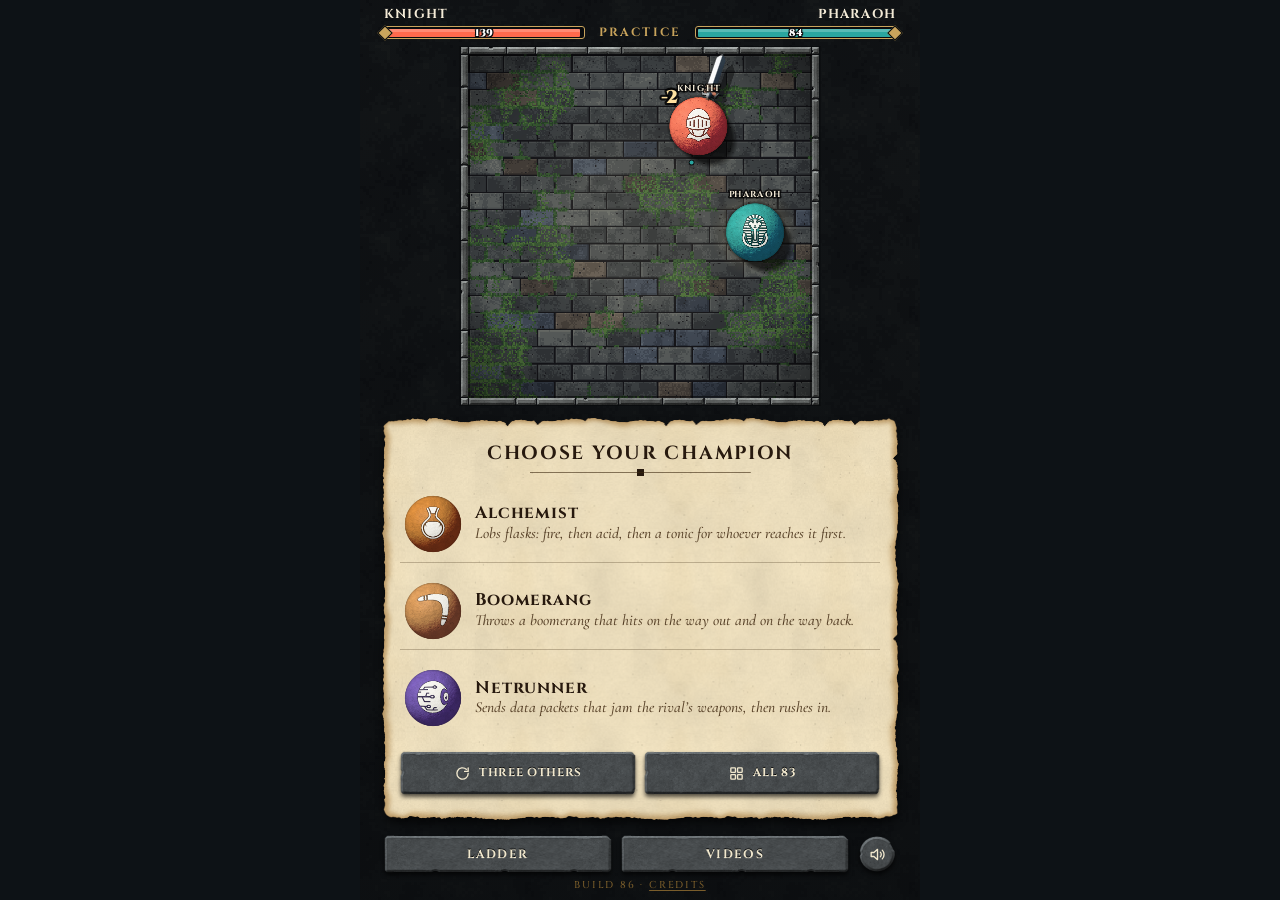
<file: index.html>
<!doctype html>
<html lang="en">
<head>
<meta charset="utf-8">
<meta name="viewport" content="width=device-width,initial-scale=1,maximum-scale=1,user-scalable=no,viewport-fit=cover">
<meta name="theme-color" content="#0d1216">
<title>Duel King</title>
<meta name="description" content="Forge a champion in three choices, climb the ladder, and fight for the crown in the daily duel.">
<link rel="canonical" href="https://playduelking.com/">
<link rel="icon" href="data:image/svg+xml,%3Csvg xmlns='http://www.w3.org/2000/svg' viewBox='0 0 32 32'%3E%3Crect width='32' height='32' rx='5' fill='%230d1216'/%3E%3Ccircle cx='16' cy='16' r='11' fill='%238f2732' stroke='%23c9a45c' stroke-width='3'/%3E%3Cpath d='M16 9 L21 16 L16 23 L11 16 Z' fill='%23f3ead6'/%3E%3C/svg%3E">
<link rel="preconnect" href="https://fonts.googleapis.com">
<link rel="preconnect" href="https://fonts.gstatic.com" crossorigin>
<link rel="stylesheet" href="https://fonts.googleapis.com/css2?family=Cinzel:wght@500;700;900&family=Cormorant+Garamond:ital,wght@0,500;0,700;1,500&display=swap">
<link rel="stylesheet" href="brawl.css?v=86">
<link rel="preload" as="image" href="art/ui/scroll-v4.png">
<link rel="preload" as="image" href="art/ui/block-v4.png">
</head>
<body>

<header class="top">
  <div class="who a"><span id="nameA">&nbsp;</span><div class="hp"><i id="hpA"></i><b id="numA"></b></div></div>
  <div class="mid"><div id="round">Practice</div><div id="lives"></div></div>
  <div class="who b"><span id="nameB">&nbsp;</span><div class="hp"><i id="hpB"></i><b id="numB"></b></div></div>
</header>

<main id="stage"><canvas id="cv"></canvas></main>

<section id="sheet" hidden></section>

<section id="panel"></section>

<nav class="foot">
  <button type="button" id="btnBoard">Ladder</button>
  <button type="button" id="btnSpeed">Speed 1×</button>
  <a class="btn" id="lnkVideos" href="https://www.youtube.com/@playduelking" target="_blank" rel="noopener">Videos</a>
  <button type="button" id="btnReplay" aria-label="Replay the last fight" hidden><svg viewBox="0 0 24 24" aria-hidden="true"><path d="M4.5 5v5h5"/><path d="M5.3 14.6a7.4 7.4 0 1 0 1.5-7.4L4.5 10"/><path d="M10.6 9.6v5l4-2.5z"/></svg></button>
  <button type="button" id="btnSound" aria-pressed="true" aria-label="Sound"><svg viewBox="0 0 24 24" aria-hidden="true"><path d="M4 9.5v5h3.5L12 18.5v-13L7.5 9.5z"/><g class="on"><path d="M15.5 9a4.2 4.2 0 0 1 0 6"/><path d="M18 6.5a7.8 7.8 0 0 1 0 11"/></g><g class="off"><path d="M16 9.5l5 5M21 9.5l-5 5"/></g></svg></button>
</nav>
<p class="buildline"><span id="build"></span> · <a href="credits.html">Credits</a></p>

<script src="brawl-sim.js?v=86"></script>
<script src="brawl-looks.js?v=86"></script>
<script src="brawl-fx.js?v=86"></script>
<script src="brawl-pack2.js?v=86"></script>
<script src="brawl-pack3.js?v=86"></script>
<script src="brawl-pack4.js?v=86"></script>
<script src="brawl-pack5.js?v=86"></script>
<script src="brawl-pack6.js?v=86"></script>
<script src="brawl-pack7.js?v=86"></script>
<script src="brawl-pack8.js?v=86"></script>
<script src="brawl-boons.js?v=86"></script>
<script src="brawl-emblems.js?v=86"></script>
<script src="brawl-art.js?v=86"></script>
<script src="brawl-proof.js?v=86"></script>
<script src="brawl-names.js?v=86"></script>
<script src="brawl-net.js?v=86"></script>
<script src="brawl-sfx.js?v=86"></script>
<script src="brawl-video.js?v=86"></script>
<script src="brawl-app.js?v=86"></script>
</body>
</html>
</file>
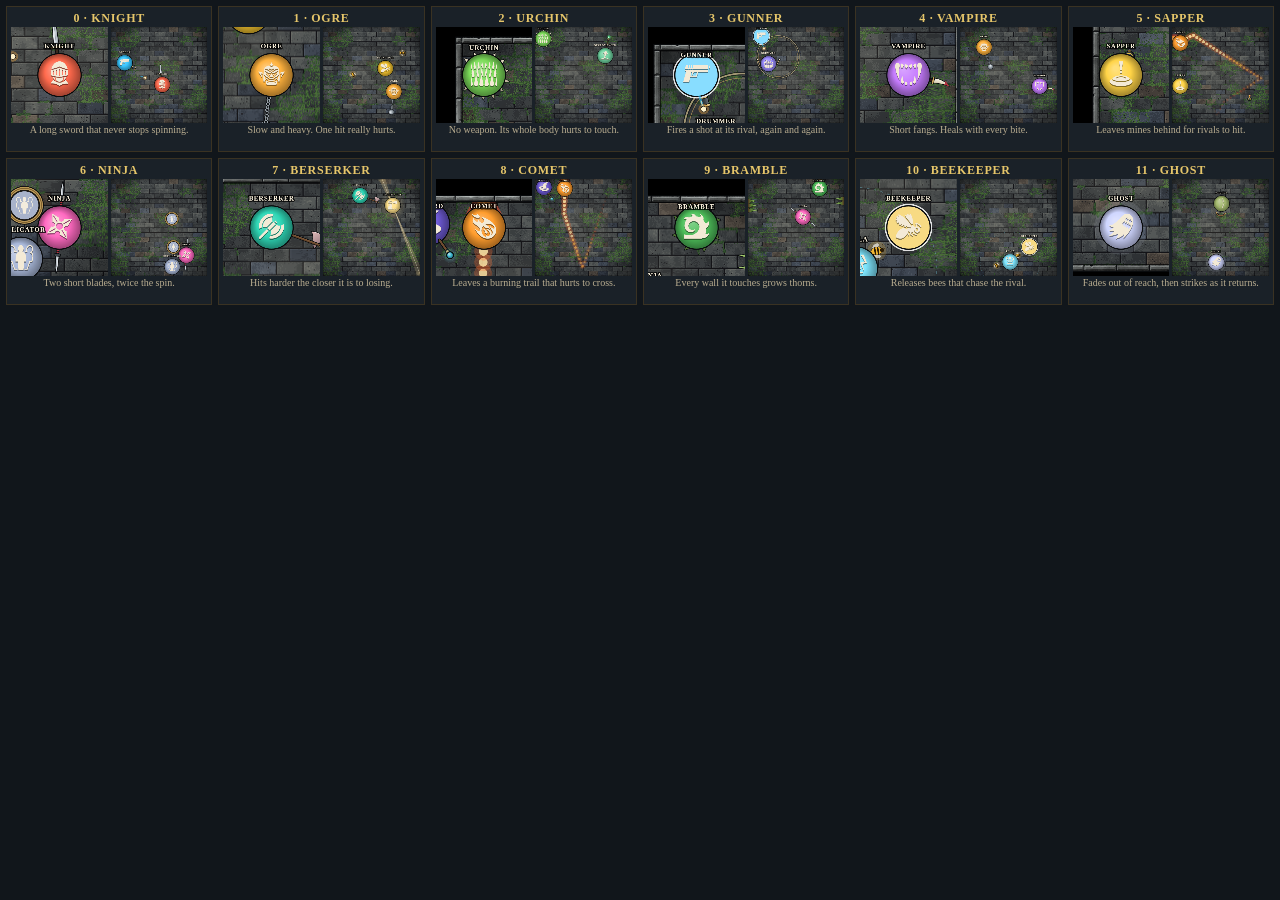
<file: _gallery.html>
<!doctype html>
<html lang="en"><head><meta charset="utf-8"><meta name="viewport" content="width=device-width,initial-scale=1">
<title>Duel King art review</title>
<!-- A review page, not part of the game: every fighter drawn large and in a fight, so their art can be checked at a glance.
     _gallery.html?from=30&n=12 shows twelve fighters starting at the thirtieth; &sig=3 gives them their signature upgrade
     three times; &t=6 runs each fight six seconds before drawing; &vs=blade picks the rival. -->
<style>
  body{margin:0;background:#11161b;color:#e9dfc6;font:13px/1.3 Georgia,serif}
  #grid{display:grid;grid-template-columns:repeat(6,1fr);gap:6px;padding:6px}
  .c{background:#1a2128;border:1px solid #3a3222;padding:4px;text-align:center}
  .c b{display:block;color:#e6c66a;letter-spacing:.06em;font-size:12px;text-transform:uppercase}
  .c small{display:block;color:#b9ad90;font-size:10px;min-height:2.4em}
  canvas{display:block;width:100%;aspect-ratio:1;background:#000}
  .row{display:grid;grid-template-columns:1fr 1fr;gap:3px}
</style></head><body>
<div id="grid"></div>
<script>
(async()=>{
  const q=new URLSearchParams(location.search),from=+q.get('from')||0,n=+q.get('n')||12,sig=+q.get('sig')||0,T=q.get('t')===null?5:+q.get('t'),vs=q.get('vs')||'';
  const html=await (await fetch('index.html',{cache:'no-store'})).text();
  let list=[...html.matchAll(/<script src="([^"?]+)[^"]*"><\/script>/g)].map(m=>m[1]).filter(f=>/^brawl-(sim|looks|pack\d*|boons\d*|emblems)\.js$/.test(f));
  for(const f of (q.get('with')||'').split(',').filter(Boolean))if(!list.includes(f))list.push(f);
  // one shared scope, as on the real page
  let src='';for(const f of list)src+=await (await fetch(f+'?t='+Date.now(),{cache:'no-store'})).text()+'\n;\n';
  const S=new Function(src+';return {FIGHTERS,ROSTER,makeBuild,addUpgrade,canTake,createMatch,drawArena,AW}')();
  window.S=S;
  const keys=S.ROSTER.slice(from,from+n),grid=document.getElementById('grid');
  const fx={floats:[],sparks:[],rings:[],bolts:[]};
  window.report=[];
  keys.forEach((key,i)=>{
    const F=S.FIGHTERS[key],card=document.createElement('div');card.className='c';
    card.innerHTML='<b>'+(from+i)+' · '+F.name+'</b><div class="row"><canvas width="360" height="360"></canvas><canvas width="360" height="360"></canvas></div><small>'+F.desc+'</small>';
    grid.appendChild(card);
    const [close,wide]=card.querySelectorAll('canvas');
    let err='';
    try{
      const a=S.makeBuild(key,-1,1),other=vs||S.ROSTER[(S.ROSTER.indexOf(key)*7+3)%30],b=S.makeBuild(other===key?'blade':other,-1,1);
      for(let k=0;k<sig;k++)if(S.canTake(a,'sig'))S.addUpgrade(a,'sig');
      const m=S.createMatch(a,b,1234+i);
      for(let s=0;s<T*60&&!m.over;s++){m.step();m.events.length=0}
      const f=m.f[0];
      // close-up: the fighter fills the frame
      let c=close.getContext('2d'),z=360/96;
      c.setTransform(z,0,0,z,180-f.x*z,180-f.y*z);S.drawArena(c,m,-1,fx);
      // the whole arena
      c=wide.getContext('2d');z=360/S.AW;c.setTransform(z,0,0,z,0,0);S.drawArena(c,m,-1,fx);
    }catch(e){err=String(e&&e.message||e);card.querySelector('small').textContent='ERROR '+err;card.style.borderColor='#f33'}
    window.report.push({key,err});
  });
  document.title='gallery ready';
})().catch(e=>{document.body.insertAdjacentHTML('afterbegin','<pre style="color:#f66">'+e+'</pre>');document.title='gallery failed'});
</script></body></html>
</file>
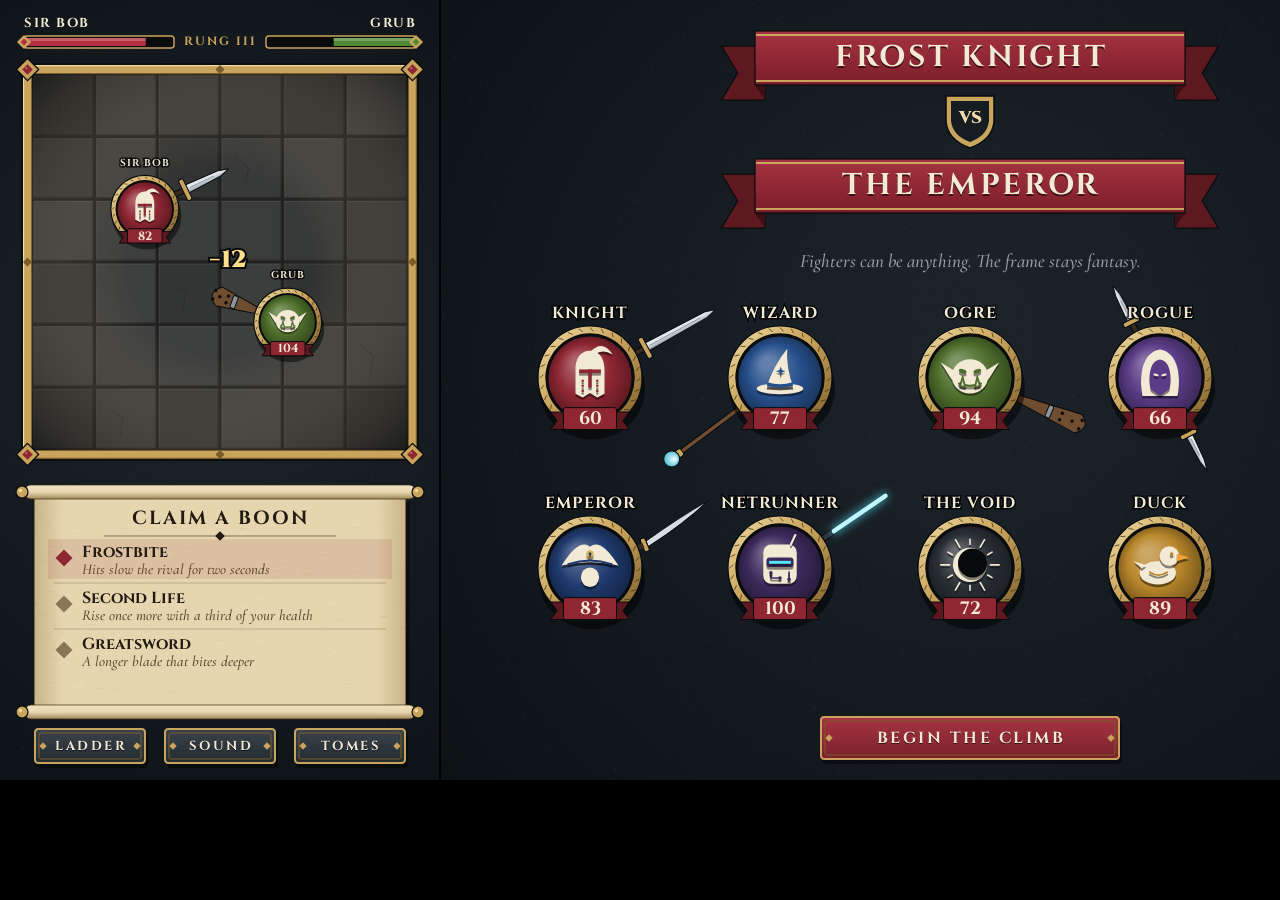
<file: _style.html>
<!doctype html>
<html lang="en">
<head>
<meta charset="utf-8">
<title>Style sample 2</title>
<link rel="preconnect" href="https://fonts.googleapis.com">
<link rel="preconnect" href="https://fonts.gstatic.com" crossorigin>
<link rel="stylesheet" href="https://fonts.googleapis.com/css2?family=Cinzel:wght@500;700;900&family=Cormorant+Garamond:ital,wght@0,500;0,700;1,500&display=swap">
</head>
<body style="margin:0;background:#000">
<canvas id="c" width="1500" height="780"></canvas>
<script>
// Throwaway style sample 2: "gilded", drawn as a fantasy game screen rather than web UI. This file is the reference for the real art.
const c=document.getElementById('c').getContext('2d'),TAU=Math.PI*2;
const GOLD='#c9a45c',GOLD_HI='#f0dca4',GOLD_LO='#7a5d2b',IVORY='#f3ead6',INK='#231a12',EDGE='#090b0d',CRIMSON='#8f2732',CRIMSON_LO='#5e1820',
  PARCH='#e6d6b0',PARCH_LO='#c9b487',STEEL='#d7dde2',STEEL_LO='#8b959d',WOOD='#6f4d30',LEATHER='#3a2a1e';
let seed=7;const rnd=()=>{seed=(seed*1664525+1013904223)>>>0;return seed/4294967296};
function rr(x,y,w,h,r){c.beginPath();c.roundRect(x,y,w,h,r)}
function diamond(x,y,s,col){c.save();c.translate(x,y);c.rotate(Math.PI/4);c.fillStyle=col;c.fillRect(-s,-s,s*2,s*2);c.restore()}

// ---------- backdrop: dark aged leather ----------
function backdrop(x,y,w,h){
  const g=c.createRadialGradient(x+w/2,y+h*.42,60,x+w/2,y+h/2,Math.max(w,h)*.75);g.addColorStop(0,'#1b2329');g.addColorStop(1,'#0a0e11');
  c.fillStyle=g;c.fillRect(x,y,w,h);
  for(let i=0;i<w*h/260;i++){c.fillStyle=rnd()<.5?'rgba(255,255,255,.022)':'rgba(0,0,0,.09)';c.fillRect(x+rnd()*w,y+rnd()*h,1+rnd()*2,1+rnd()*2)}
}
// ---------- a gold frame with bevel, corner bosses and gems ----------
function frame(x,y,w,h,t){
  c.fillStyle=GOLD;c.fillRect(x-t,y-t,w+2*t,t);c.fillRect(x-t,y+h,w+2*t,t);c.fillRect(x-t,y,t,h);c.fillRect(x+w,y,t,h);
  c.strokeStyle=GOLD_HI;c.lineWidth=1.2;c.beginPath();c.moveTo(x-t+.6,y+h+t-1);c.lineTo(x-t+.6,y-t+.6);c.lineTo(x+w+t-1,y-t+.6);c.stroke();
  c.strokeStyle=GOLD_LO;c.beginPath();c.moveTo(x+w+t-.6,y-t+1);c.lineTo(x+w+t-.6,y+h+t-.6);c.lineTo(x-t+1,y+h+t-.6);c.stroke();
  c.strokeStyle=GOLD_LO;c.lineWidth=1;c.strokeRect(x-.5,y-.5,w+1,h+1);
  c.strokeStyle=EDGE;c.lineWidth=1.5;c.strokeRect(x-t-1,y-t-1,w+2*t+2,h+2*t+2);
  for(const p of [[x-t/2,y-t/2],[x+w+t/2,y-t/2],[x-t/2,y+h+t/2],[x+w+t/2,y+h+t/2]]){
    diamond(p[0],p[1],t*.95,EDGE);diamond(p[0],p[1],t*.8,GOLD);diamond(p[0],p[1],t*.42,CRIMSON);
    c.fillStyle='rgba(255,255,255,.5)';c.beginPath();c.arc(p[0]-t*.14,p[1]-t*.16,t*.1,0,TAU);c.fill();
  }
  for(const p of [[x+w/2,y-t/2],[x+w/2,y+h+t/2],[x-t/2,y+h/2],[x+w+t/2,y+h/2]])diamond(p[0],p[1],t*.36,GOLD_LO);
}
// ---------- dungeon floor: flagstones ----------
function floor(x,y,s,n){
  const t=s/n;
  c.fillStyle='#101417';c.fillRect(x,y,s,s);
  for(let j=0;j<n;j++)for(let i=0;i<n;i++){
    const v=28+((i*7+j*13+i*j*5)%9)*2.2,px=x+i*t+1.5,py=y+j*t+1.5,w=t-3;
    c.fillStyle=`rgb(${v+4},${v+9},${v+13})`;c.fillRect(px,py,w,w);
    c.fillStyle='rgba(255,255,255,.055)';c.fillRect(px,py,w,1.2);c.fillRect(px,py,1.2,w);
    c.fillStyle='rgba(0,0,0,.22)';c.fillRect(px,py+w-1.2,w,1.2);c.fillRect(px+w-1.2,py,1.2,w);
    if((i*3+j*5)%7===0){c.strokeStyle='rgba(0,0,0,.25)';c.lineWidth=1;c.beginPath();c.moveTo(px+w*.2,py+w*.3);c.lineTo(px+w*.45,py+w*.5);c.lineTo(px+w*.4,py+w*.8);c.stroke()}
  }
  const g=c.createRadialGradient(x+s/2,y+s/2,s*.25,x+s/2,y+s/2,s*.75);g.addColorStop(0,'rgba(255,214,150,.07)');g.addColorStop(1,'rgba(0,0,0,.5)');
  c.fillStyle=g;c.fillRect(x,y,s,s);
}
// ---------- heraldic ribbon with a title on it ----------
function ribbon(cx,cy,w,h,txt,size){
  const x=cx-w/2,y=cy-h/2,tail=h*.62;
  for(const s of [-1,1]){
    const ex=s<0?x:x+w;
    c.fillStyle=CRIMSON_LO;c.strokeStyle=EDGE;c.lineWidth=1.2;c.beginPath();
    c.moveTo(ex+s*-10,y+h*.28);c.lineTo(ex+s*tail,y+h*.28);c.lineTo(ex+s*(tail-h*.3),y+h*.28+h/2);c.lineTo(ex+s*tail,y+h*1.28);c.lineTo(ex+s*-10,y+h*1.28);c.closePath();c.fill();c.stroke();
    c.fillStyle='#3c0f15';c.beginPath();c.moveTo(ex,y+h);c.lineTo(ex+s*-10,y+h*1.28);c.lineTo(ex+s*-10,y+h);c.closePath();c.fill();
  }
  const g=c.createLinearGradient(0,y,0,y+h);g.addColorStop(0,'#a53340');g.addColorStop(1,'#7b1e29');
  c.fillStyle=g;c.strokeStyle=EDGE;c.lineWidth=1.2;c.fillRect(x,y,w,h);c.strokeRect(x,y,w,h);
  c.fillStyle=GOLD;c.fillRect(x+1,y+3,w-2,2);c.fillRect(x+1,y+h-5,w-2,2);
  c.fillStyle=IVORY;c.font='700 '+size+'px Cinzel, serif';c.textAlign='center';c.textBaseline='middle';c.letterSpacing=(size*.09)+'px';
  c.shadowColor='rgba(0,0,0,.55)';c.shadowOffsetY=2;c.shadowBlur=0;c.fillText(txt,cx+size*.04,cy+1);c.shadowColor='transparent';c.shadowOffsetY=0;c.letterSpacing='0px';
}
// ---------- parchment scroll ----------
function scroll(x,y,w,h){
  c.fillStyle='rgba(0,0,0,.45)';c.fillRect(x+4,y+8,w,h);
  const g=c.createLinearGradient(x,0,x+w,0);g.addColorStop(0,PARCH_LO);g.addColorStop(.08,PARCH);g.addColorStop(.92,PARCH);g.addColorStop(1,PARCH_LO);
  c.fillStyle=g;c.fillRect(x,y,w,h);
  for(let i=0;i<w*h/420;i++){c.fillStyle='rgba(90,60,20,.05)';c.fillRect(x+rnd()*w,y+rnd()*h,2+rnd()*5,1)}
  c.strokeStyle='rgba(60,40,15,.55)';c.lineWidth=1;c.strokeRect(x+.5,y+.5,w-1,h-1);
  for(const ry of [y-9,y+h-5]){
    const rg=c.createLinearGradient(0,ry,0,ry+14);rg.addColorStop(0,'#f1e3c0');rg.addColorStop(.5,PARCH);rg.addColorStop(1,'#a08a5c');
    c.fillStyle=rg;c.strokeStyle='rgba(60,40,15,.7)';rr(x-10,ry,w+20,14,7);c.fill();c.stroke();
    for(const kx of [x-12,x+w+12]){c.fillStyle=GOLD;c.strokeStyle=EDGE;c.lineWidth=1.2;c.beginPath();c.arc(kx,ry+7,6,0,TAU);c.fill();c.stroke();c.fillStyle=GOLD_HI;c.beginPath();c.arc(kx-1.5,ry+5.5,1.8,0,TAU);c.fill()}
  }
}
// ---------- carved plate button ----------
function plate(x,y,w,h,txt,main){
  c.fillStyle='rgba(0,0,0,.45)';rr(x+2,y+4,w,h,4);c.fill();
  const g=c.createLinearGradient(0,y,0,y+h);
  if(main){g.addColorStop(0,'#a93543');g.addColorStop(1,'#77202a')}else{g.addColorStop(0,'#3a444c');g.addColorStop(1,'#232a30')}
  c.fillStyle=g;rr(x,y,w,h,4);c.fill();
  c.strokeStyle=GOLD;c.lineWidth=2;rr(x+1,y+1,w-2,h-2,3.5);c.stroke();
  c.strokeStyle=GOLD_LO;c.lineWidth=1;rr(x+5,y+5,w-10,h-10,2);c.stroke();
  for(const p of [[x+9,y+h/2],[x+w-9,y+h/2]])diamond(p[0],p[1],2.6,GOLD);
  c.fillStyle=IVORY;c.font='700 '+Math.round(h*.36)+'px Cinzel, serif';c.textAlign='center';c.textBaseline='middle';c.letterSpacing='2.5px';
  c.shadowColor='rgba(0,0,0,.6)';c.shadowOffsetY=1.5;c.fillText(txt,x+w/2+1,y+h/2+1);c.shadowColor='transparent';c.shadowOffsetY=0;c.letterSpacing='0px';
}
// ---------- crests: one simple mark per fighter, ivory on the fighter's enamel ----------
function crest(kind,x,y,r,fg,bg){
  c.save();c.translate(x,y);c.scale(r,r);c.lineJoin='round';c.lineCap='round';c.fillStyle=fg;c.strokeStyle=fg;
  if(kind==='knight'){
    c.beginPath();c.moveTo(.02,-.64);c.quadraticCurveTo(.34,-.98,.62,-.56);c.quadraticCurveTo(.34,-.72,.14,-.56);c.fill();
    c.beginPath();c.moveTo(-.4,.52);c.lineTo(-.4,-.12);c.bezierCurveTo(-.4,-.52,-.2,-.66,0,-.66);c.bezierCurveTo(.2,-.66,.4,-.52,.4,-.12);c.lineTo(.4,.52);c.lineTo(.2,.62);c.lineTo(0,.5);c.lineTo(-.2,.62);c.closePath();c.fill();
    c.fillStyle=bg;c.fillRect(-.3,-.15,.6,.1);c.fillRect(-.045,-.15,.09,.5);
    for(const s of [-1,1])for(const yy of [.16,.3,.44]){c.beginPath();c.arc(s*.2,yy,.035,0,TAU);c.fill()}
  }else if(kind==='wizard'){
    c.beginPath();c.ellipse(0,.38,.64,.15,0,0,TAU);c.fill();
    c.beginPath();c.moveTo(-.37,.34);c.quadraticCurveTo(-.18,-.26,.2,-.72);c.quadraticCurveTo(.16,-.2,.37,.34);c.closePath();c.fill();
    c.fillStyle=bg;c.beginPath();c.moveTo(-.34,.2);c.quadraticCurveTo(0,.31,.34,.2);c.lineTo(.36,.3);c.quadraticCurveTo(0,.41,-.36,.3);c.closePath();c.fill();
    c.beginPath();for(let k=0;k<8;k++){const a=k/8*TAU-Math.PI/2,q=k%2?.045:.13;c.lineTo(.02+Math.cos(a)*q,-.1+Math.sin(a)*q)}c.closePath();c.fill();
  }else if(kind==='ogre'){
    for(const s of [-1,1]){c.beginPath();c.moveTo(s*.44,-.12);c.lineTo(s*.8,-.34);c.lineTo(s*.5,.14);c.closePath();c.fill()}
    c.beginPath();c.ellipse(0,.04,.5,.47,0,0,TAU);c.fill();
    c.fillStyle=bg;c.beginPath();c.ellipse(-.2,-.1,.11,.06,.35,0,TAU);c.fill();c.beginPath();c.ellipse(.2,-.1,.11,.06,-.35,0,TAU);c.fill();
    c.strokeStyle=bg;c.lineWidth=.06;c.beginPath();c.moveTo(-.3,.24);c.quadraticCurveTo(0,.36,.3,.24);c.stroke();
    c.fillStyle=fg;c.lineWidth=.04;for(const s of [-1,1]){c.beginPath();c.moveTo(s*.13,.33);c.lineTo(s*.2,.04);c.lineTo(s*.28,.3);c.closePath();c.fill();c.stroke()}
  }else if(kind==='rogue'){
    c.beginPath();c.moveTo(0,-.7);c.bezierCurveTo(.52,-.62,.58,.1,.48,.58);c.lineTo(-.48,.58);c.bezierCurveTo(-.58,.1,-.52,-.62,0,-.7);c.fill();
    c.fillStyle=bg;c.beginPath();c.moveTo(0,-.42);c.bezierCurveTo(.3,-.38,.33,.1,.25,.4);c.lineTo(0,.58);c.lineTo(-.25,.4);c.bezierCurveTo(-.33,.1,-.3,-.38,0,-.42);c.fill();
    c.fillStyle=fg;c.beginPath();c.ellipse(-.11,.0,.075,.035,.25,0,TAU);c.fill();c.beginPath();c.ellipse(.11,.0,.075,.035,-.25,0,TAU);c.fill();
  }else if(kind==='emperor'){                      // a general's bicorne hat
    c.beginPath();c.ellipse(0,.34,.25,.27,0,0,TAU);c.fill();
    c.beginPath();c.moveTo(-.78,.02);c.quadraticCurveTo(-.3,-.75,0,-.5);c.quadraticCurveTo(.3,-.75,.78,.02);c.quadraticCurveTo(0,-.16,-.78,.02);c.fill();
    c.strokeStyle=bg;c.lineWidth=.05;c.beginPath();c.moveTo(-.6,-.02);c.quadraticCurveTo(0,-.22,.6,-.02);c.stroke();
    c.fillStyle='#d6b25a';c.beginPath();c.arc(0,-.3,.1,0,TAU);c.fill();c.fillStyle=bg;c.beginPath();c.arc(0,-.3,.04,0,TAU);c.fill();
  }else if(kind==='netrunner'){                    // a visor helmet with a lit strip
    c.beginPath();c.roundRect(-.46,-.56,.92,1.08,.22);c.fill();
    c.fillStyle=bg;c.beginPath();c.roundRect(-.37,-.2,.74,.26,.08);c.fill();
    c.fillStyle='#55e6ff';c.fillRect(-.3,-.11,.6,.08);
    c.strokeStyle=bg;c.lineWidth=.045;c.beginPath();c.moveTo(-.25,.22);c.lineTo(-.25,.36);c.lineTo(0,.36);c.moveTo(.25,.2);c.lineTo(.25,.4);c.stroke();
    c.fillStyle=bg;for(const p of [[0,.36],[.25,.4],[-.25,.22]]){c.beginPath();c.arc(p[0],p[1],.05,0,TAU);c.fill()}
    c.strokeStyle=fg;c.lineWidth=.06;c.beginPath();c.moveTo(.3,-.56);c.lineTo(.42,-.82);c.stroke();
  }else if(kind==='void'){                         // an eclipse
    for(let k=0;k<12;k++){const a=k/12*TAU;c.lineWidth=.045;c.beginPath();c.moveTo(Math.cos(a)*.56,Math.sin(a)*.56);c.lineTo(Math.cos(a)*(k%2?.7:.8),Math.sin(a)*(k%2?.7:.8));c.stroke()}
    c.beginPath();c.arc(0,0,.47,0,TAU);c.fill();
    c.fillStyle='#07090b';c.beginPath();c.arc(.07,-.05,.4,0,TAU);c.fill();
  }else{                                           // a duck
    c.beginPath();c.ellipse(-.06,.22,.5,.32,0,0,TAU);c.fill();
    c.beginPath();c.moveTo(-.5,.1);c.lineTo(-.72,-.1);c.lineTo(-.38,.0);c.fill();
    c.beginPath();c.arc(.26,-.24,.27,0,TAU);c.fill();
    c.fillStyle='#f0a23a';c.beginPath();c.moveTo(.46,-.3);c.lineTo(.8,-.2);c.lineTo(.46,-.1);c.closePath();c.fill();
    c.fillStyle=bg;c.beginPath();c.arc(.32,-.3,.05,0,TAU);c.fill();
    c.strokeStyle=bg;c.lineWidth=.05;c.beginPath();c.moveTo(-.28,.2);c.quadraticCurveTo(-.05,.36,.2,.2);c.stroke();
  }
  c.restore();
}
// ---------- weapons ----------
function blade(r,L,w){
  const g=c.createLinearGradient(0,-w,0,w);g.addColorStop(0,'#f2f5f7');g.addColorStop(.5,STEEL);g.addColorStop(1,STEEL_LO);
  c.fillStyle=g;c.strokeStyle=EDGE;c.lineWidth=1;
  c.beginPath();c.moveTo(r+13,-w);c.lineTo(r+L-11,-w*.7);c.lineTo(r+L,0);c.lineTo(r+L-11,w*.7);c.lineTo(r+13,w);c.closePath();c.fill();c.stroke();
  c.strokeStyle=STEEL_LO;c.beginPath();c.moveTo(r+16,0);c.lineTo(r+L-17,0);c.stroke();
  c.fillStyle=LEATHER;c.strokeStyle=EDGE;c.fillRect(r-3,-2.6,13,5.2);c.strokeRect(r-3,-2.6,13,5.2);
  c.fillStyle=GOLD;rr(r+8.5,-w*2.6,5,w*5.2,2);c.fill();c.stroke();
}
function weapon(kind,x,y,r,a){
  c.save();c.translate(x,y);c.rotate(a);c.lineJoin='round';c.lineWidth=1;c.strokeStyle=EDGE;
  if(kind==='knight')blade(r,r*1.75,4.4);
  else if(kind==='rogue'){blade(r,r*1.0,3.4);c.rotate(Math.PI);blade(r,r*1.0,3.4)}
  else if(kind==='emperor'){                       // a sabre
    const L=r*1.6;c.fillStyle=STEEL;c.beginPath();c.moveTo(r+10,-3);c.quadraticCurveTo(r+L*.6,-12,r+L,-16);c.quadraticCurveTo(r+L*.62,-4,r+10,3);c.closePath();c.fill();c.stroke();
    c.fillStyle=GOLD;rr(r+5,-7,5,14,2);c.fill();c.stroke();c.fillStyle=LEATHER;c.fillRect(r-3,-2.6,9,5.2);
  }else if(kind==='wizard'){
    const L=r*1.6;c.fillStyle=WOOD;c.fillRect(r-3,-2.2,L-6,4.4);c.strokeRect(r-3,-2.2,L-6,4.4);
    c.fillStyle=GOLD;rr(r+L-13,-4,7,8,2);c.fill();c.stroke();
    const g=c.createRadialGradient(r+L-2,-2,1,r+L,0,9);g.addColorStop(0,'#e6fbff');g.addColorStop(1,'#3bb4cc');c.fillStyle=g;c.beginPath();c.arc(r+L,0,8,0,TAU);c.fill();c.stroke();
  }else if(kind==='ogre'){
    const L=r*1.45;c.fillStyle=WOOD;c.beginPath();c.moveTo(r-3,-3);c.lineTo(r+L-10,-10);c.quadraticCurveTo(r+L+4,0,r+L-10,10);c.lineTo(r-3,3);c.closePath();c.fill();c.stroke();
    c.fillStyle=STEEL_LO;rr(r+L*.42,-6.4,5,12.8,1.5);c.fill();c.stroke();
    c.fillStyle=EDGE;for(const p of [[.62,-3.5],[.62,3.5],[.78,0],[.9,-4.5],[.9,4.5]]){c.beginPath();c.arc(r+L*p[0],p[1],1.7,0,TAU);c.fill()}
  }else if(kind==='netrunner'){                    // a light blade
    const L=r*1.5;c.fillStyle='#2a3238';c.fillRect(r-3,-3,14,6);c.strokeRect(r-3,-3,14,6);
    c.shadowColor='#55e6ff';c.shadowBlur=10;c.fillStyle='#bff6ff';rr(r+11,-2.2,L-11,4.4,2.2);c.fill();c.shadowBlur=0;c.shadowColor='transparent';
  }
  c.restore();
}
// ---------- a fighter: enamel medallion in a worked gold ring ----------
function token(x,y,r,col,kind,hp,name,ang){
  if(ang!==null)weapon(kind,x,y,r,ang);
  c.fillStyle='rgba(0,0,0,.5)';c.beginPath();c.ellipse(x+2,y+r*.2,r*1.02,r*.98,0,0,TAU);c.fill();
  const rg=c.createLinearGradient(x-r,y-r,x+r,y+r);rg.addColorStop(0,GOLD_HI);rg.addColorStop(.45,GOLD);rg.addColorStop(1,GOLD_LO);
  c.fillStyle=rg;c.strokeStyle=EDGE;c.lineWidth=1.2;c.beginPath();c.arc(x,y,r,0,TAU);c.fill();c.stroke();
  c.strokeStyle='rgba(60,42,12,.75)';c.lineWidth=1;
  for(let k=0;k<28;k++){const a=k/28*TAU;c.beginPath();c.moveTo(x+Math.cos(a)*(r-1.5),y+Math.sin(a)*(r-1.5));c.lineTo(x+Math.cos(a+.07)*(r*.9),y+Math.sin(a+.07)*(r*.9));c.stroke()}
  c.fillStyle=EDGE;c.beginPath();c.arc(x,y,r*.86,0,TAU);c.fill();
  const eg=c.createRadialGradient(x-r*.25,y-r*.3,r*.1,x,y,r*.85);eg.addColorStop(0,lighten(col,.28));eg.addColorStop(.55,col);eg.addColorStop(1,lighten(col,-.35));
  c.fillStyle=eg;c.beginPath();c.arc(x,y,r*.8,0,TAU);c.fill();
  c.save();c.shadowColor='rgba(0,0,0,.45)';c.shadowOffsetY=r*.05;c.shadowBlur=0;crest(kind,x,y-r*.06,r*.7,IVORY,col);c.restore();
  // health on a small banner at the foot
  const pw=r*1.02,ph=r*.42,py=y+r*.78;
  c.fillStyle=CRIMSON_LO;c.strokeStyle=EDGE;c.lineWidth=1;
  for(const s of [-1,1]){c.beginPath();c.moveTo(x+s*pw*.42,py-ph*.3);c.lineTo(x+s*pw*.74,py-ph*.3);c.lineTo(x+s*pw*.62,py+ph*.1);c.lineTo(x+s*pw*.74,py+ph*.5);c.lineTo(x+s*pw*.42,py+ph*.5);c.closePath();c.fill();c.stroke()}
  c.fillStyle=CRIMSON;rr(x-pw/2,py-ph/2,pw,ph,2);c.fill();c.stroke();
  c.fillStyle=IVORY;c.font='700 '+Math.round(r*.34)+'px Cinzel, serif';c.textAlign='center';c.textBaseline='middle';c.fillText(hp,x,py+1);
  if(name){c.font='700 '+Math.max(10,Math.round(r*.3))+'px Cinzel, serif';c.letterSpacing='1px';c.lineWidth=3;c.strokeStyle='rgba(0,0,0,.75)';c.strokeText(name.toUpperCase(),x,y-r-12);c.fillStyle=IVORY;c.fillText(name.toUpperCase(),x,y-r-12);c.letterSpacing='0px'}
}
function lighten(hex,k){
  const n=parseInt(hex.slice(1),16);let r=n>>16,g=(n>>8)&255,b=n&255;
  const f=v=>Math.round(k>=0?v+(255-v)*k:v*(1+k));return `rgb(${f(r)},${f(g)},${f(b)})`;
}
function bar(x,y,w,frac,col,right){
  c.fillStyle=EDGE;rr(x,y,w,12,3);c.fill();
  c.fillStyle=col;const fw=(w-4)*frac;c.fillRect(right?x+w-2-fw:x+2,y+2,fw,8);
  c.fillStyle='rgba(255,255,255,.22)';c.fillRect(right?x+w-2-fw:x+2,y+2,fw,3);
  c.strokeStyle=GOLD;c.lineWidth=1.5;rr(x,y,w,12,3);c.stroke();
  diamond(right?x+w:x,y+6,5,GOLD);diamond(right?x+w:x,y+6,2.4,col);
}

function phone(x,y,w,h){
  backdrop(x,y,w,h);
  c.textAlign='center';c.textBaseline='middle';
  // names and health
  c.fillStyle=IVORY;c.font='700 13px Cinzel, serif';c.letterSpacing='1.5px';c.textAlign='left';c.fillText('SIR BOB',x+24,y+24);c.textAlign='right';c.fillText('GRUB',x+w-24,y+24);c.letterSpacing='0px';
  bar(x+24,y+36,150,.82,'#b5303f',false);bar(x+w-174,y+36,150,.55,'#4f8a35',true);
  c.textAlign='center';c.fillStyle=GOLD;c.font='700 12px Cinzel, serif';c.letterSpacing='2px';c.fillText('RUNG III',x+w/2,y+42);c.letterSpacing='0px';
  // arena
  const s=w-64,ax=x+32,ay=y+74;
  floor(ax,ay,s,6);frame(ax,ay,s,s,9);
  token(ax+s*.3,ay+s*.36,34,'#8f2732','knight','82','Sir Bob',-.45);
  token(ax+s*.68,ay+s*.66,34,'#4f6f2c','ogre','104','Grub',3.5);
  c.fillStyle='#ffdf8a';c.font='900 24px Cinzel, serif';c.lineWidth=4;c.strokeStyle='rgba(0,0,0,.8)';c.strokeText('−12',ax+s*.52,ay+s*.5);c.fillText('−12',ax+s*.52,ay+s*.5);
  // scroll of choices
  const sx=x+34,sy=ay+s+44,sw=w-68,sh=h-(sy-y)-70;
  scroll(sx,sy,sw,sh);
  c.fillStyle=INK;c.font='700 19px Cinzel, serif';c.letterSpacing='2px';c.fillText('CLAIM A BOON',sx+sw/2,sy+26);c.letterSpacing='0px';
  c.strokeStyle='rgba(60,40,15,.6)';c.lineWidth=1;c.beginPath();c.moveTo(sx+70,sy+42);c.lineTo(sx+sw-70,sy+42);c.stroke();diamond(sx+sw/2,sy+42,3.4,INK);
  const opts=[['Frostbite','Hits slow the rival for two seconds'],['Second Life','Rise once more with a third of your health'],['Greatsword','A longer blade that bites deeper']];
  opts.forEach((o,i)=>{
    const oy=sy+62+i*46;
    c.fillStyle=i===0?'rgba(143,39,50,.12)':'transparent';c.fillRect(sx+14,oy-17,sw-28,40);
    diamond(sx+30,oy+2,6,i===0?CRIMSON:'rgba(60,40,15,.55)');
    c.textAlign='left';c.fillStyle=INK;c.font='700 16px Cinzel, serif';c.fillText(o[0],sx+48,oy-3);
    c.fillStyle='#5a4630';c.font='italic 500 15px "Cormorant Garamond", serif';c.fillText(o[1],sx+48,oy+14);c.textAlign='center';
    if(i<2){c.strokeStyle='rgba(60,40,15,.25)';c.beginPath();c.moveTo(sx+20,oy+27);c.lineTo(sx+sw-20,oy+27);c.stroke()}
  });
  plate(x+34,y+h-52,112,36,'LADDER',false);plate(x+w/2-56,y+h-52,112,36,'SOUND',false);plate(x+w-146,y+h-52,112,36,'TOMES',false);
}
function showcase(x,y,w,h){
  backdrop(x,y,w,h);
  ribbon(x+w/2,y+58,430,54,'FROST KNIGHT',30);
  // a small shield with VS between the two ribbons
  const vx=x+w/2,vy=y+118;
  c.fillStyle=GOLD;c.strokeStyle=EDGE;c.lineWidth=1.5;c.beginPath();c.moveTo(vx-24,vy-22);c.lineTo(vx+24,vy-22);c.lineTo(vx+24,vy+4);c.quadraticCurveTo(vx+22,vy+22,vx,vy+30);c.quadraticCurveTo(vx-22,vy+22,vx-24,vy+4);c.closePath();c.fill();c.stroke();
  c.fillStyle='#161d22';c.beginPath();c.moveTo(vx-19,vy-17);c.lineTo(vx+19,vy-17);c.lineTo(vx+19,vy+3);c.quadraticCurveTo(vx+17,vy+18,vx,vy+24);c.quadraticCurveTo(vx-17,vy+18,vx-19,vy+3);c.closePath();c.fill();
  c.fillStyle=GOLD_HI;c.font='900 17px Cinzel, serif';c.textAlign='center';c.textBaseline='middle';c.fillText('VS',vx,vy+1);
  ribbon(x+w/2,y+186,430,54,'THE EMPEROR',30);
  c.fillStyle='#98a1a4';c.font='italic 500 19px "Cormorant Garamond", serif';c.fillText('Fighters can be anything. The frame stays fantasy.',x+w/2,y+262);
  const list=[['knight','#8f2732','Knight',-.5],['wizard','#27508c','Wizard',2.5],['ogre','#4f6f2c','Ogre',.4],['rogue','#5a3c86','Rogue',1.1],
              ['emperor','#1f3a6e','Emperor',-.4],['netrunner','#3d2a5c','Netrunner',-.6],['void','#2a2f36','The Void',null],['duck','#b8862b','Duck',null]];
  list.forEach((o,i)=>{const cx=x+150+(i%4)*190,cy=y+378+((i/4)|0)*190;token(cx,cy,52,o[1],o[0],String(60+((i*17)%45)),o[2],o[3])});
  plate(x+w/2-150,y+h-64,300,44,'BEGIN THE CLIMB',true);
}
document.fonts.load('700 44px Cinzel').then(()=>document.fonts.load('italic 500 17px "Cormorant Garamond"')).then(()=>document.fonts.ready).then(()=>{
  phone(0,0,440,780);showcase(440,0,1060,780);
  c.fillStyle='#000';c.fillRect(439,0,2,780);document.title='sample ready';
});
</script>
</body>
</html>
</file>
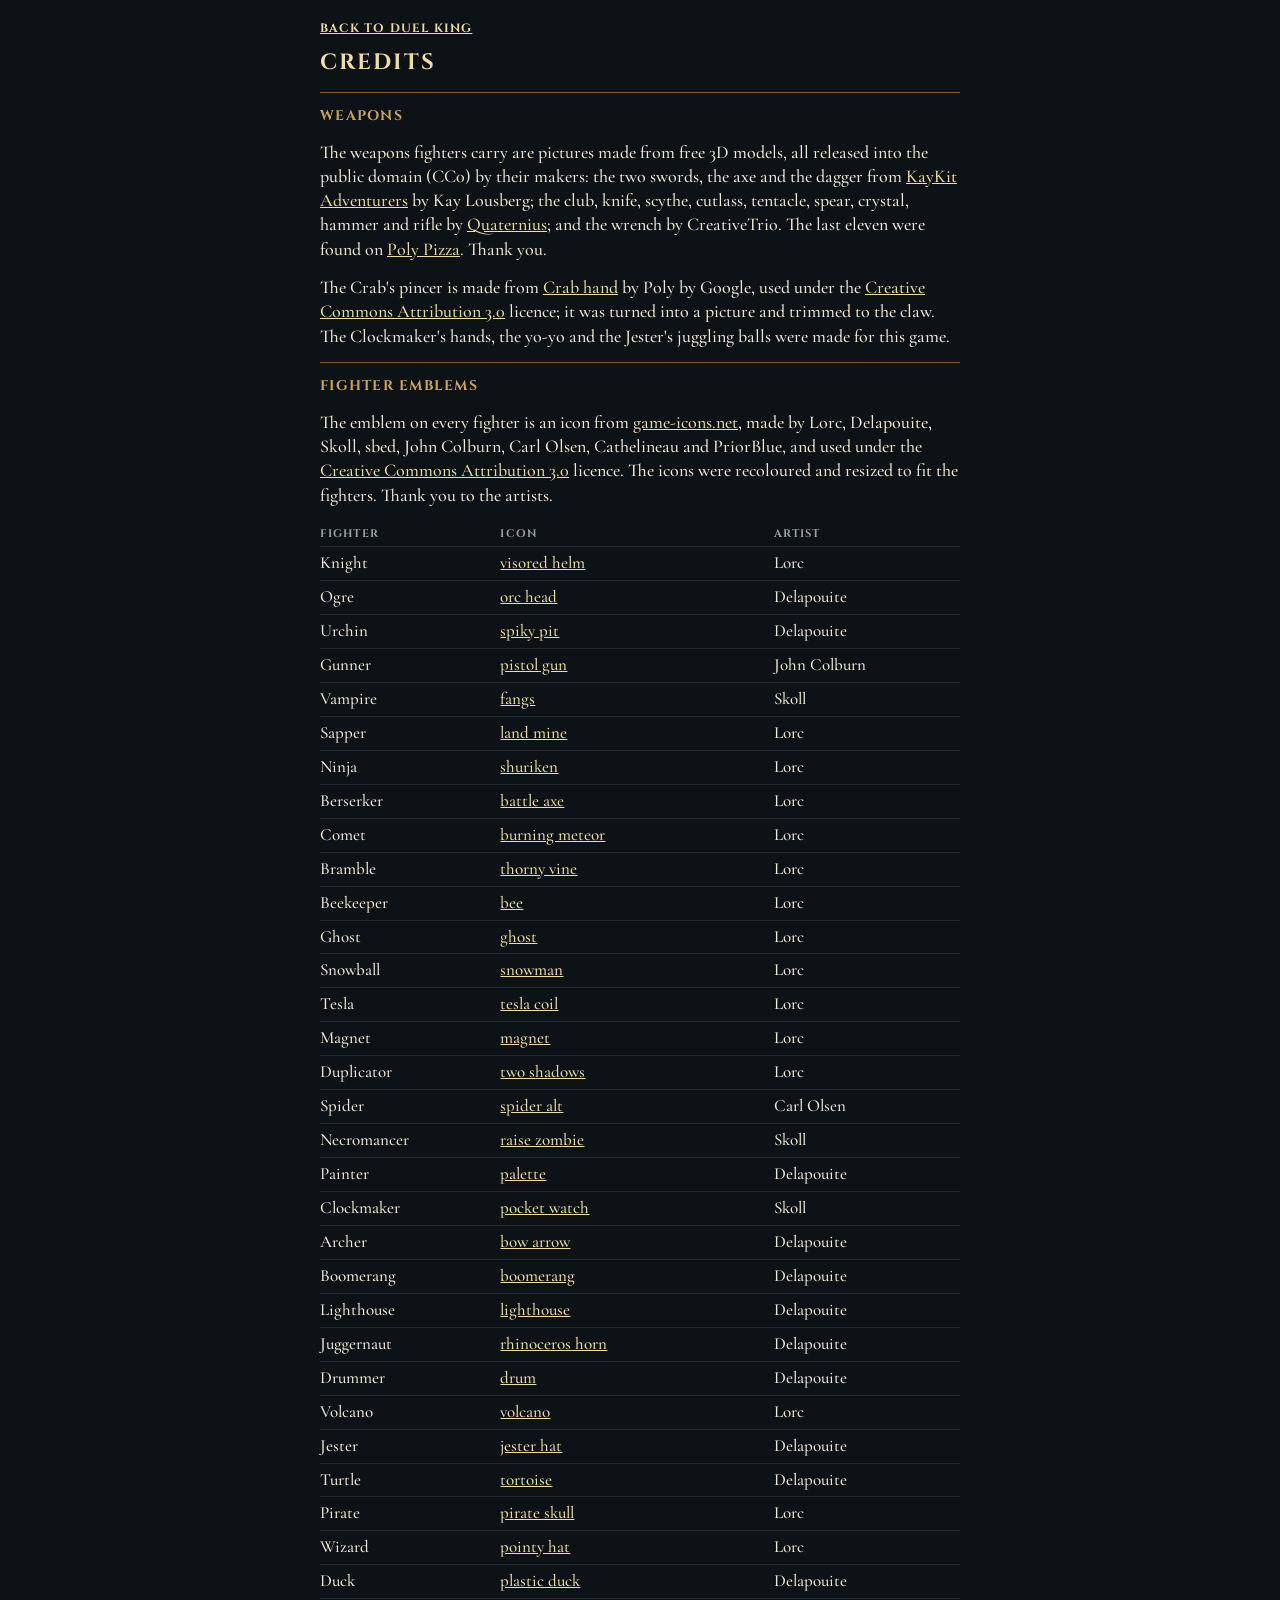
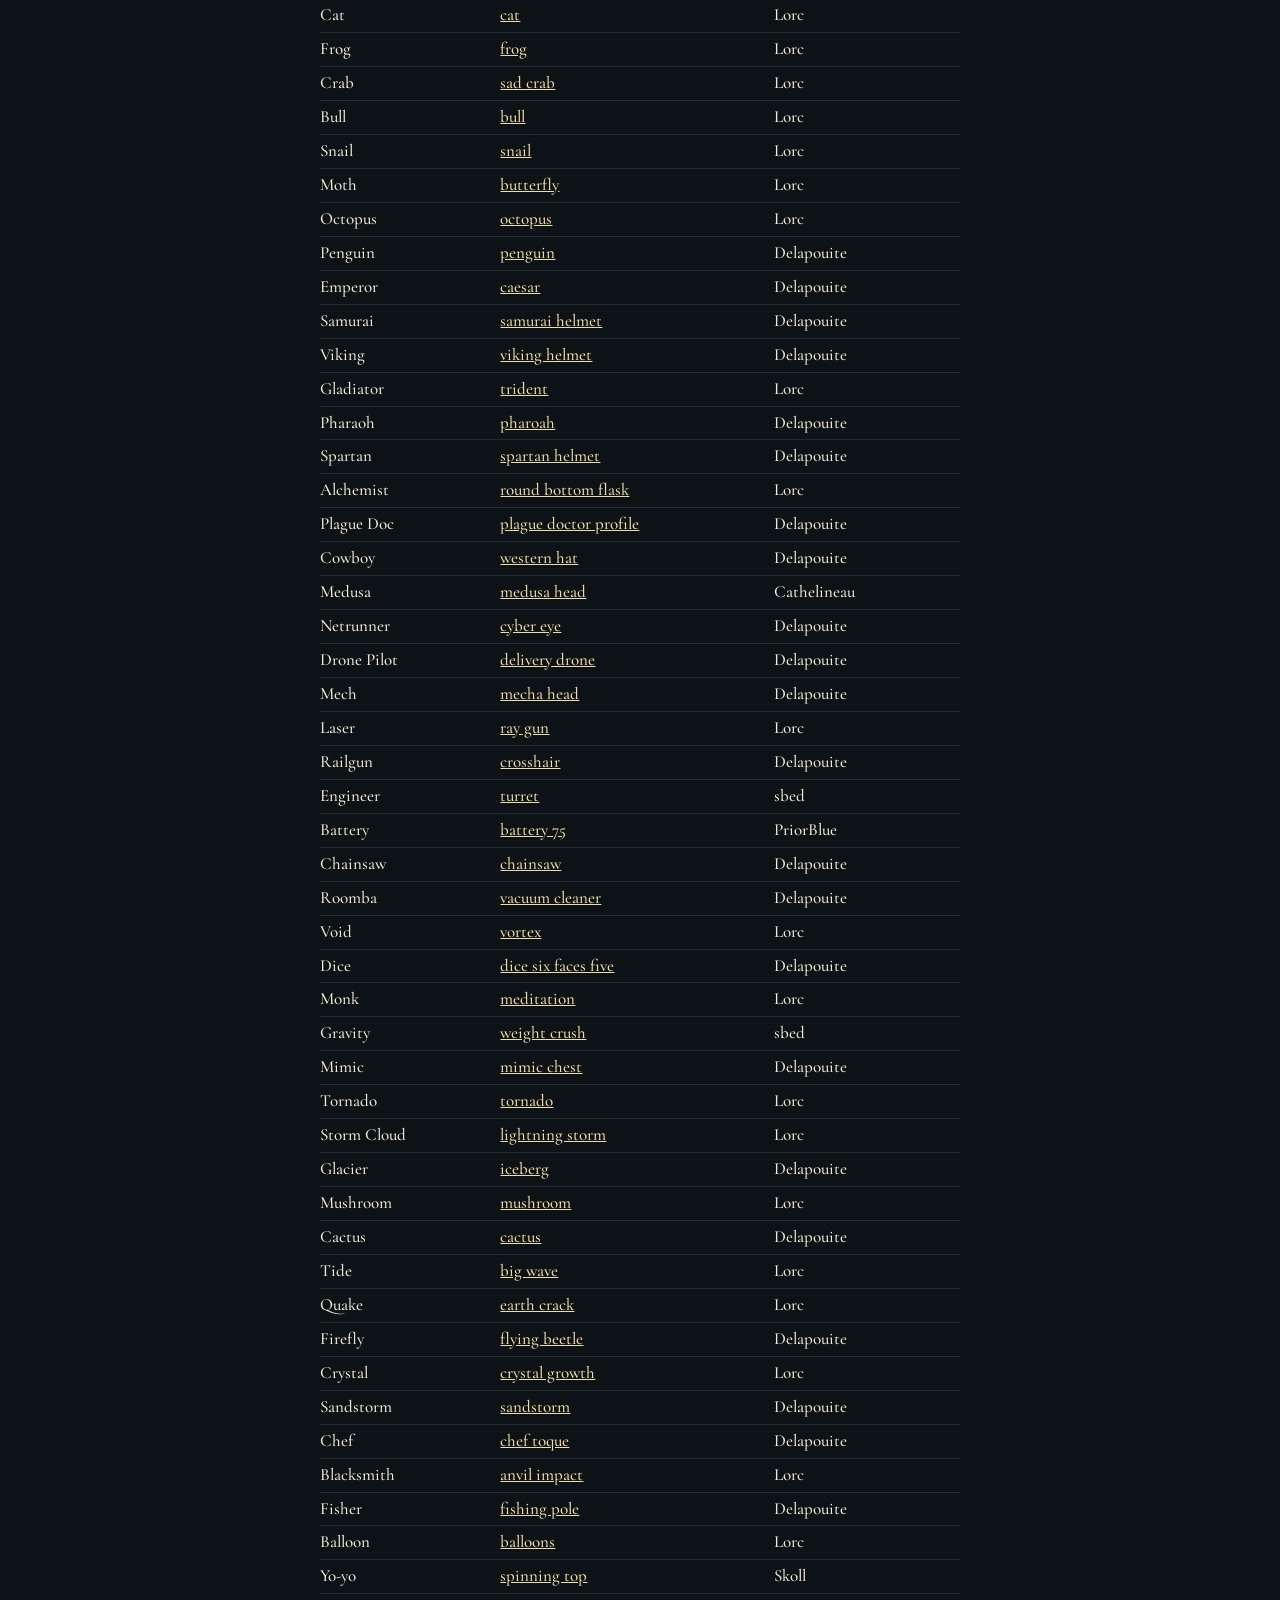
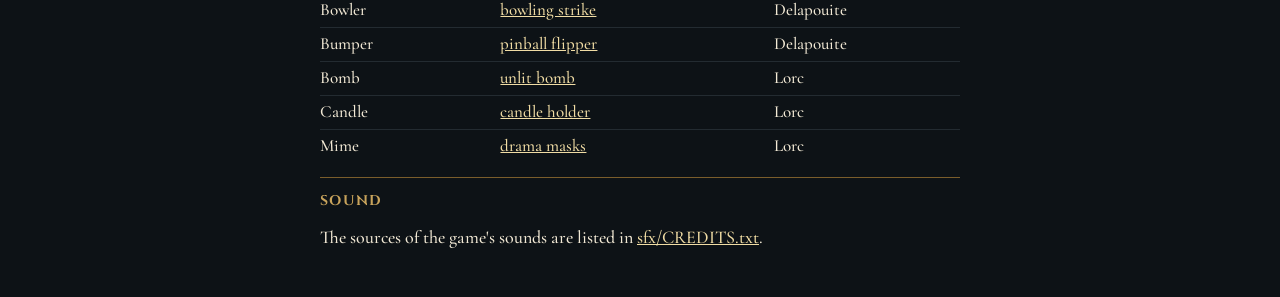
<file: credits.html>
<!doctype html>
<html lang="en">
<head>
<meta charset="utf-8">
<meta name="viewport" content="width=device-width,initial-scale=1">
<meta name="theme-color" content="#0d1216">
<title>Credits · Duel King</title>
<link rel="preconnect" href="https://fonts.googleapis.com">
<link rel="preconnect" href="https://fonts.gstatic.com" crossorigin>
<link rel="stylesheet" href="https://fonts.googleapis.com/css2?family=Cinzel:wght@500;700&family=Cormorant+Garamond:ital,wght@0,500;0,700;1,500&display=swap">
<style>
:root{--night:#0d1216;--gold:#c9a45c;--gold-hi:#f0dca4;--gold-lo:#7a5d2b;--ivory:#f3ead6;--ash:#98a1a4}
*{box-sizing:border-box}
body{margin:0;background:var(--night);color:var(--ivory);font:500 18px/1.35 'Cormorant Garamond',Georgia,serif;padding:22px max(18px,env(safe-area-inset-left)) 48px}
main{max-width:640px;margin:0 auto;display:flex;flex-direction:column;gap:14px}
h1,h2{margin:0;font-family:Cinzel,'Times New Roman',serif;font-weight:700;letter-spacing:.09em;text-transform:uppercase}
h1{font-size:22px;color:var(--gold-hi)} h2{font-size:14px;color:var(--gold);padding-top:14px;border-top:1px solid var(--gold-lo)}
p{margin:0} a{color:var(--gold-hi)}
table{width:100%;border-collapse:collapse;font-size:17px}
th{font:700 11px/1.2 Cinzel,serif;letter-spacing:.1em;text-transform:uppercase;color:var(--ash);text-align:left;padding:6px 8px 6px 0}
td{padding:5px 8px 5px 0;border-top:1px solid #232b31;vertical-align:top}
.back{font:700 12px/1 Cinzel,serif;letter-spacing:.1em;text-transform:uppercase}
</style>
</head>
<body>
<main>
<a class="back" href="./">Back to Duel King</a>
<h1>Credits</h1>
<h2>Weapons</h2>
<p>The weapons fighters carry are pictures made from free 3D models, all released into the public domain (CC0) by their makers: the two swords, the axe and the dagger from <a href="https://kaylousberg.itch.io/kaykit-adventurers" rel="noopener">KayKit Adventurers</a> by Kay Lousberg; the club, knife, scythe, cutlass, tentacle, spear, crystal, hammer and rifle by <a href="https://quaternius.com" rel="noopener">Quaternius</a>; and the wrench by CreativeTrio. The last eleven were found on <a href="https://poly.pizza" rel="noopener">Poly Pizza</a>. Thank you.</p>
<p>The Crab's pincer is made from <a href="https://poly.pizza/m/6Mkzj62qX2d" rel="noopener">Crab hand</a> by Poly by Google, used under the <a href="https://creativecommons.org/licenses/by/3.0/" rel="noopener">Creative Commons Attribution 3.0</a> licence; it was turned into a picture and trimmed to the claw. The Clockmaker's hands, the yo-yo and the Jester's juggling balls were made for this game.</p>
<h2>Fighter emblems</h2>
<p>The emblem on every fighter is an icon from <a href="https://game-icons.net" rel="noopener">game-icons.net</a>, made by Lorc, Delapouite, Skoll, sbed, John Colburn, Carl Olsen, Cathelineau and PriorBlue, and used under the <a href="https://creativecommons.org/licenses/by/3.0/" rel="noopener">Creative Commons Attribution 3.0</a> licence. The icons were recoloured and resized to fit the fighters. Thank you to the artists.</p>
<table>
<thead><tr><th>Fighter</th><th>Icon</th><th>Artist</th></tr></thead>
<tbody>
<tr><td>Knight</td><td><a href="https://game-icons.net/1x1/lorc/visored-helm.html" rel="noopener">visored helm</a></td><td>Lorc</td></tr>
<tr><td>Ogre</td><td><a href="https://game-icons.net/1x1/delapouite/orc-head.html" rel="noopener">orc head</a></td><td>Delapouite</td></tr>
<tr><td>Urchin</td><td><a href="https://game-icons.net/1x1/delapouite/spiky-pit.html" rel="noopener">spiky pit</a></td><td>Delapouite</td></tr>
<tr><td>Gunner</td><td><a href="https://game-icons.net/1x1/john-colburn/pistol-gun.html" rel="noopener">pistol gun</a></td><td>John Colburn</td></tr>
<tr><td>Vampire</td><td><a href="https://game-icons.net/1x1/skoll/fangs.html" rel="noopener">fangs</a></td><td>Skoll</td></tr>
<tr><td>Sapper</td><td><a href="https://game-icons.net/1x1/lorc/land-mine.html" rel="noopener">land mine</a></td><td>Lorc</td></tr>
<tr><td>Ninja</td><td><a href="https://game-icons.net/1x1/lorc/shuriken.html" rel="noopener">shuriken</a></td><td>Lorc</td></tr>
<tr><td>Berserker</td><td><a href="https://game-icons.net/1x1/lorc/battle-axe.html" rel="noopener">battle axe</a></td><td>Lorc</td></tr>
<tr><td>Comet</td><td><a href="https://game-icons.net/1x1/lorc/burning-meteor.html" rel="noopener">burning meteor</a></td><td>Lorc</td></tr>
<tr><td>Bramble</td><td><a href="https://game-icons.net/1x1/lorc/thorny-vine.html" rel="noopener">thorny vine</a></td><td>Lorc</td></tr>
<tr><td>Beekeeper</td><td><a href="https://game-icons.net/1x1/lorc/bee.html" rel="noopener">bee</a></td><td>Lorc</td></tr>
<tr><td>Ghost</td><td><a href="https://game-icons.net/1x1/lorc/ghost.html" rel="noopener">ghost</a></td><td>Lorc</td></tr>
<tr><td>Snowball</td><td><a href="https://game-icons.net/1x1/lorc/snowman.html" rel="noopener">snowman</a></td><td>Lorc</td></tr>
<tr><td>Tesla</td><td><a href="https://game-icons.net/1x1/lorc/tesla-coil.html" rel="noopener">tesla coil</a></td><td>Lorc</td></tr>
<tr><td>Magnet</td><td><a href="https://game-icons.net/1x1/lorc/magnet.html" rel="noopener">magnet</a></td><td>Lorc</td></tr>
<tr><td>Duplicator</td><td><a href="https://game-icons.net/1x1/lorc/two-shadows.html" rel="noopener">two shadows</a></td><td>Lorc</td></tr>
<tr><td>Spider</td><td><a href="https://game-icons.net/1x1/carl-olsen/spider-alt.html" rel="noopener">spider alt</a></td><td>Carl Olsen</td></tr>
<tr><td>Necromancer</td><td><a href="https://game-icons.net/1x1/skoll/raise-zombie.html" rel="noopener">raise zombie</a></td><td>Skoll</td></tr>
<tr><td>Painter</td><td><a href="https://game-icons.net/1x1/delapouite/palette.html" rel="noopener">palette</a></td><td>Delapouite</td></tr>
<tr><td>Clockmaker</td><td><a href="https://game-icons.net/1x1/skoll/pocket-watch.html" rel="noopener">pocket watch</a></td><td>Skoll</td></tr>
<tr><td>Archer</td><td><a href="https://game-icons.net/1x1/delapouite/bow-arrow.html" rel="noopener">bow arrow</a></td><td>Delapouite</td></tr>
<tr><td>Boomerang</td><td><a href="https://game-icons.net/1x1/delapouite/boomerang.html" rel="noopener">boomerang</a></td><td>Delapouite</td></tr>
<tr><td>Lighthouse</td><td><a href="https://game-icons.net/1x1/delapouite/lighthouse.html" rel="noopener">lighthouse</a></td><td>Delapouite</td></tr>
<tr><td>Juggernaut</td><td><a href="https://game-icons.net/1x1/delapouite/rhinoceros-horn.html" rel="noopener">rhinoceros horn</a></td><td>Delapouite</td></tr>
<tr><td>Drummer</td><td><a href="https://game-icons.net/1x1/delapouite/drum.html" rel="noopener">drum</a></td><td>Delapouite</td></tr>
<tr><td>Volcano</td><td><a href="https://game-icons.net/1x1/lorc/volcano.html" rel="noopener">volcano</a></td><td>Lorc</td></tr>
<tr><td>Jester</td><td><a href="https://game-icons.net/1x1/delapouite/jester-hat.html" rel="noopener">jester hat</a></td><td>Delapouite</td></tr>
<tr><td>Turtle</td><td><a href="https://game-icons.net/1x1/delapouite/tortoise.html" rel="noopener">tortoise</a></td><td>Delapouite</td></tr>
<tr><td>Pirate</td><td><a href="https://game-icons.net/1x1/lorc/pirate-skull.html" rel="noopener">pirate skull</a></td><td>Lorc</td></tr>
<tr><td>Wizard</td><td><a href="https://game-icons.net/1x1/lorc/pointy-hat.html" rel="noopener">pointy hat</a></td><td>Lorc</td></tr>
<tr><td>Duck</td><td><a href="https://game-icons.net/1x1/delapouite/plastic-duck.html" rel="noopener">plastic duck</a></td><td>Delapouite</td></tr>
<tr><td>Cat</td><td><a href="https://game-icons.net/1x1/lorc/cat.html" rel="noopener">cat</a></td><td>Lorc</td></tr>
<tr><td>Frog</td><td><a href="https://game-icons.net/1x1/lorc/frog.html" rel="noopener">frog</a></td><td>Lorc</td></tr>
<tr><td>Crab</td><td><a href="https://game-icons.net/1x1/lorc/sad-crab.html" rel="noopener">sad crab</a></td><td>Lorc</td></tr>
<tr><td>Bull</td><td><a href="https://game-icons.net/1x1/lorc/bull.html" rel="noopener">bull</a></td><td>Lorc</td></tr>
<tr><td>Snail</td><td><a href="https://game-icons.net/1x1/lorc/snail.html" rel="noopener">snail</a></td><td>Lorc</td></tr>
<tr><td>Moth</td><td><a href="https://game-icons.net/1x1/lorc/butterfly.html" rel="noopener">butterfly</a></td><td>Lorc</td></tr>
<tr><td>Octopus</td><td><a href="https://game-icons.net/1x1/lorc/octopus.html" rel="noopener">octopus</a></td><td>Lorc</td></tr>
<tr><td>Penguin</td><td><a href="https://game-icons.net/1x1/delapouite/penguin.html" rel="noopener">penguin</a></td><td>Delapouite</td></tr>
<tr><td>Emperor</td><td><a href="https://game-icons.net/1x1/delapouite/caesar.html" rel="noopener">caesar</a></td><td>Delapouite</td></tr>
<tr><td>Samurai</td><td><a href="https://game-icons.net/1x1/delapouite/samurai-helmet.html" rel="noopener">samurai helmet</a></td><td>Delapouite</td></tr>
<tr><td>Viking</td><td><a href="https://game-icons.net/1x1/delapouite/viking-helmet.html" rel="noopener">viking helmet</a></td><td>Delapouite</td></tr>
<tr><td>Gladiator</td><td><a href="https://game-icons.net/1x1/lorc/trident.html" rel="noopener">trident</a></td><td>Lorc</td></tr>
<tr><td>Pharaoh</td><td><a href="https://game-icons.net/1x1/delapouite/pharoah.html" rel="noopener">pharoah</a></td><td>Delapouite</td></tr>
<tr><td>Spartan</td><td><a href="https://game-icons.net/1x1/delapouite/spartan-helmet.html" rel="noopener">spartan helmet</a></td><td>Delapouite</td></tr>
<tr><td>Alchemist</td><td><a href="https://game-icons.net/1x1/lorc/round-bottom-flask.html" rel="noopener">round bottom flask</a></td><td>Lorc</td></tr>
<tr><td>Plague Doc</td><td><a href="https://game-icons.net/1x1/delapouite/plague-doctor-profile.html" rel="noopener">plague doctor profile</a></td><td>Delapouite</td></tr>
<tr><td>Cowboy</td><td><a href="https://game-icons.net/1x1/delapouite/western-hat.html" rel="noopener">western hat</a></td><td>Delapouite</td></tr>
<tr><td>Medusa</td><td><a href="https://game-icons.net/1x1/cathelineau/medusa-head.html" rel="noopener">medusa head</a></td><td>Cathelineau</td></tr>
<tr><td>Netrunner</td><td><a href="https://game-icons.net/1x1/delapouite/cyber-eye.html" rel="noopener">cyber eye</a></td><td>Delapouite</td></tr>
<tr><td>Drone Pilot</td><td><a href="https://game-icons.net/1x1/delapouite/delivery-drone.html" rel="noopener">delivery drone</a></td><td>Delapouite</td></tr>
<tr><td>Mech</td><td><a href="https://game-icons.net/1x1/delapouite/mecha-head.html" rel="noopener">mecha head</a></td><td>Delapouite</td></tr>
<tr><td>Laser</td><td><a href="https://game-icons.net/1x1/lorc/ray-gun.html" rel="noopener">ray gun</a></td><td>Lorc</td></tr>
<tr><td>Railgun</td><td><a href="https://game-icons.net/1x1/delapouite/crosshair.html" rel="noopener">crosshair</a></td><td>Delapouite</td></tr>
<tr><td>Engineer</td><td><a href="https://game-icons.net/1x1/sbed/turret.html" rel="noopener">turret</a></td><td>sbed</td></tr>
<tr><td>Battery</td><td><a href="https://game-icons.net/1x1/priorblue/battery-75.html" rel="noopener">battery 75</a></td><td>PriorBlue</td></tr>
<tr><td>Chainsaw</td><td><a href="https://game-icons.net/1x1/delapouite/chainsaw.html" rel="noopener">chainsaw</a></td><td>Delapouite</td></tr>
<tr><td>Roomba</td><td><a href="https://game-icons.net/1x1/delapouite/vacuum-cleaner.html" rel="noopener">vacuum cleaner</a></td><td>Delapouite</td></tr>
<tr><td>Void</td><td><a href="https://game-icons.net/1x1/lorc/vortex.html" rel="noopener">vortex</a></td><td>Lorc</td></tr>
<tr><td>Dice</td><td><a href="https://game-icons.net/1x1/delapouite/dice-six-faces-five.html" rel="noopener">dice six faces five</a></td><td>Delapouite</td></tr>
<tr><td>Monk</td><td><a href="https://game-icons.net/1x1/lorc/meditation.html" rel="noopener">meditation</a></td><td>Lorc</td></tr>
<tr><td>Gravity</td><td><a href="https://game-icons.net/1x1/sbed/weight-crush.html" rel="noopener">weight crush</a></td><td>sbed</td></tr>
<tr><td>Mimic</td><td><a href="https://game-icons.net/1x1/delapouite/mimic-chest.html" rel="noopener">mimic chest</a></td><td>Delapouite</td></tr>
<tr><td>Tornado</td><td><a href="https://game-icons.net/1x1/lorc/tornado.html" rel="noopener">tornado</a></td><td>Lorc</td></tr>
<tr><td>Storm Cloud</td><td><a href="https://game-icons.net/1x1/lorc/lightning-storm.html" rel="noopener">lightning storm</a></td><td>Lorc</td></tr>
<tr><td>Glacier</td><td><a href="https://game-icons.net/1x1/delapouite/iceberg.html" rel="noopener">iceberg</a></td><td>Delapouite</td></tr>
<tr><td>Mushroom</td><td><a href="https://game-icons.net/1x1/lorc/mushroom.html" rel="noopener">mushroom</a></td><td>Lorc</td></tr>
<tr><td>Cactus</td><td><a href="https://game-icons.net/1x1/delapouite/cactus.html" rel="noopener">cactus</a></td><td>Delapouite</td></tr>
<tr><td>Tide</td><td><a href="https://game-icons.net/1x1/lorc/big-wave.html" rel="noopener">big wave</a></td><td>Lorc</td></tr>
<tr><td>Quake</td><td><a href="https://game-icons.net/1x1/lorc/earth-crack.html" rel="noopener">earth crack</a></td><td>Lorc</td></tr>
<tr><td>Firefly</td><td><a href="https://game-icons.net/1x1/delapouite/flying-beetle.html" rel="noopener">flying beetle</a></td><td>Delapouite</td></tr>
<tr><td>Crystal</td><td><a href="https://game-icons.net/1x1/lorc/crystal-growth.html" rel="noopener">crystal growth</a></td><td>Lorc</td></tr>
<tr><td>Sandstorm</td><td><a href="https://game-icons.net/1x1/delapouite/sandstorm.html" rel="noopener">sandstorm</a></td><td>Delapouite</td></tr>
<tr><td>Chef</td><td><a href="https://game-icons.net/1x1/delapouite/chef-toque.html" rel="noopener">chef toque</a></td><td>Delapouite</td></tr>
<tr><td>Blacksmith</td><td><a href="https://game-icons.net/1x1/lorc/anvil-impact.html" rel="noopener">anvil impact</a></td><td>Lorc</td></tr>
<tr><td>Fisher</td><td><a href="https://game-icons.net/1x1/delapouite/fishing-pole.html" rel="noopener">fishing pole</a></td><td>Delapouite</td></tr>
<tr><td>Balloon</td><td><a href="https://game-icons.net/1x1/lorc/balloons.html" rel="noopener">balloons</a></td><td>Lorc</td></tr>
<tr><td>Yo-yo</td><td><a href="https://game-icons.net/1x1/skoll/spinning-top.html" rel="noopener">spinning top</a></td><td>Skoll</td></tr>
<tr><td>Bowler</td><td><a href="https://game-icons.net/1x1/delapouite/bowling-strike.html" rel="noopener">bowling strike</a></td><td>Delapouite</td></tr>
<tr><td>Bumper</td><td><a href="https://game-icons.net/1x1/delapouite/pinball-flipper.html" rel="noopener">pinball flipper</a></td><td>Delapouite</td></tr>
<tr><td>Bomb</td><td><a href="https://game-icons.net/1x1/lorc/unlit-bomb.html" rel="noopener">unlit bomb</a></td><td>Lorc</td></tr>
<tr><td>Candle</td><td><a href="https://game-icons.net/1x1/lorc/candle-holder.html" rel="noopener">candle holder</a></td><td>Lorc</td></tr>
<tr><td>Mime</td><td><a href="https://game-icons.net/1x1/lorc/drama-masks.html" rel="noopener">drama masks</a></td><td>Lorc</td></tr>
</tbody>
</table>
<h2>Sound</h2>
<p>The sources of the game's sounds are listed in <a href="sfx/CREDITS.txt">sfx/CREDITS.txt</a>.</p>
</main>
</body>
</html>
</file>
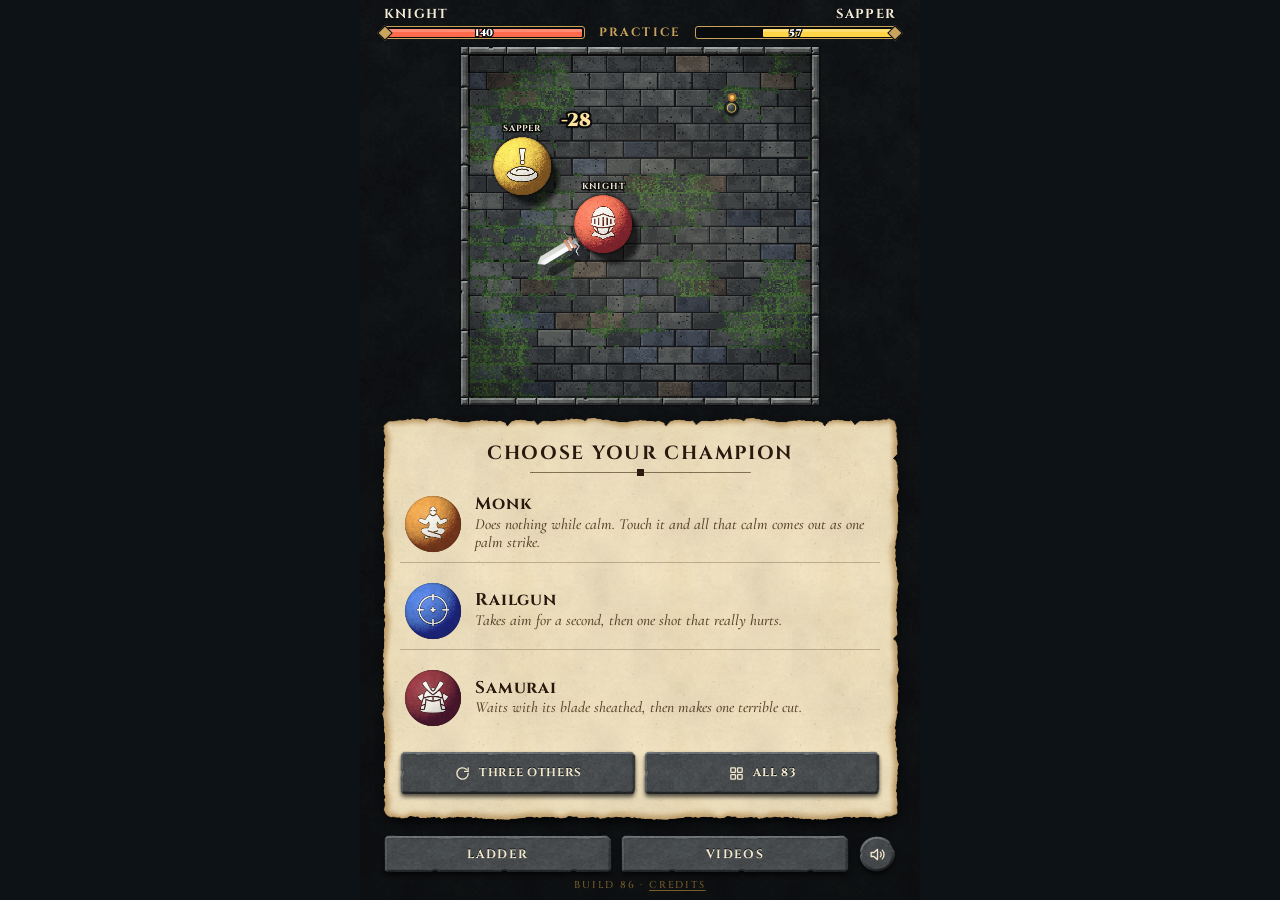
<file: duel.html>
<!doctype html>
<html lang="en">
<head>
<meta charset="utf-8">
<title>Duel King</title>
<link rel="canonical" href="./">
<script>location.replace('./'+location.search+location.hash)</script>
<meta http-equiv="refresh" content="0;url=./">
</head>
<body><a href="./">Duel King</a></body>
</html>
</file>
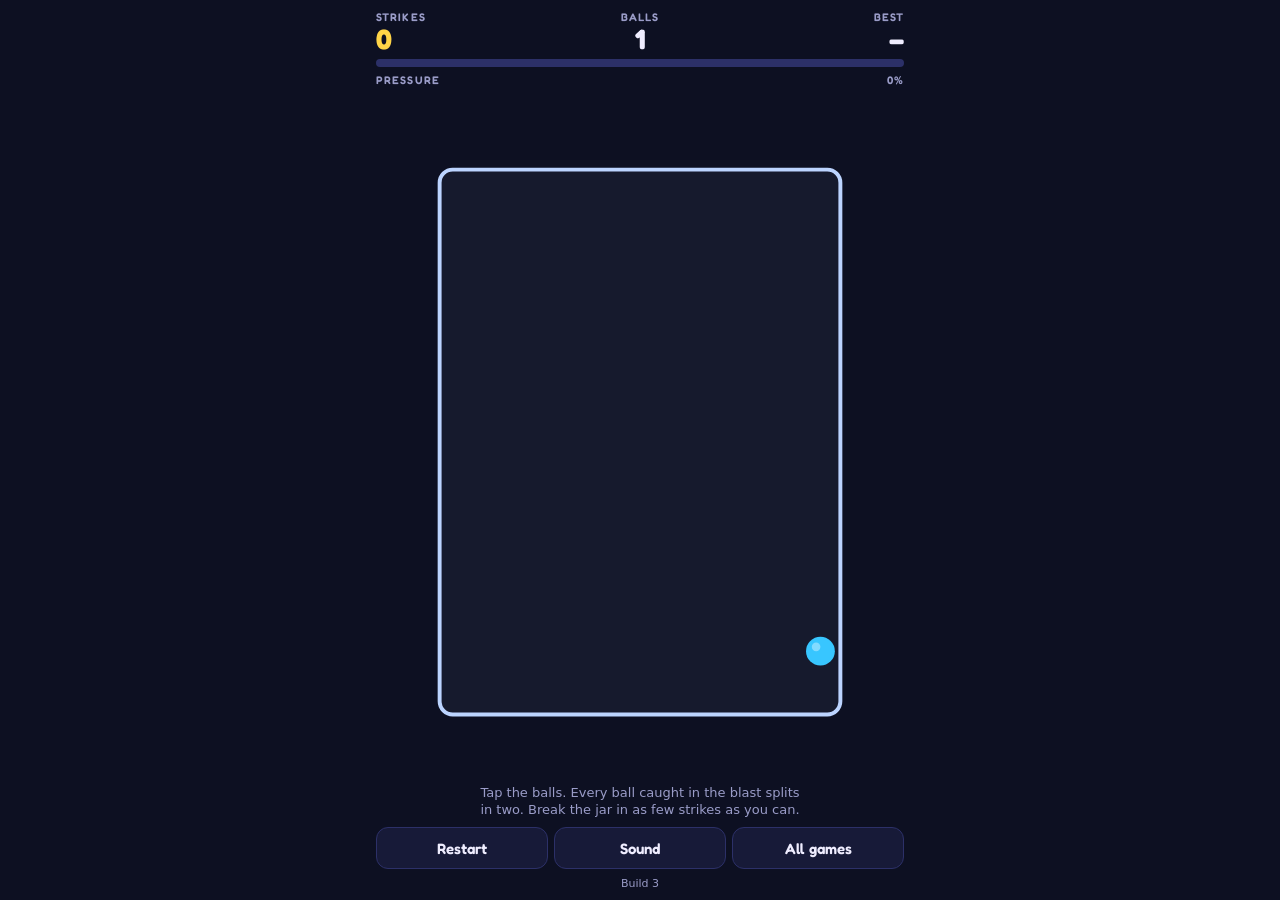
<file: jar.html>
<!doctype html>
<html lang="en">
<head>
<meta charset="utf-8">
<meta name="viewport" content="width=device-width,initial-scale=1,viewport-fit=cover">
<meta name="theme-color" content="#0d1022">
<title>Jar Breaker</title>
<link rel="icon" href="data:image/svg+xml,%3Csvg xmlns='http://www.w3.org/2000/svg' viewBox='0 0 32 32'%3E%3Crect width='32' height='32' rx='7' fill='%230d1022'/%3E%3Ccircle cx='11' cy='12' r='7' fill='%23ff6a4d'/%3E%3Ccircle cx='21' cy='20' r='7' fill='%2338c6ff'/%3E%3C/svg%3E">
<link rel="preconnect" href="https://fonts.googleapis.com">
<link rel="preconnect" href="https://fonts.gstatic.com" crossorigin>
<link rel="stylesheet" href="https://fonts.googleapis.com/css2?family=Fredoka:wght@500;600;700&display=swap">
<style>
/* Layout: one phone screen. Score strip with the pressure gauge, the jar, then a one-line rule and two buttons. */
:root{
  color-scheme:dark;
  --bg:#0d1022; --panel:#171a38; --line:#2c3068; --ink:#efedff; --mute:#9a9cc8;
  --glass:#bcd4ff; --go:#ffd447; --go-ink:#2b2300; --hot:#ff5a4f;
  --display:'Fredoka',ui-rounded,'Arial Rounded MT Bold',system-ui,sans-serif;
  --body:system-ui,-apple-system,'Segoe UI',Roboto,sans-serif;
}
*{box-sizing:border-box}
[hidden]{display:none!important}
html{background:var(--bg);overscroll-behavior:none}
html,body{height:100%;margin:0}
body{
  height:100dvh;
  background:var(--bg);color:var(--ink);font:14px var(--body);
  display:flex;flex-direction:column;gap:8px;
  padding-top:max(10px,env(safe-area-inset-top,0px));padding-bottom:max(10px,env(safe-area-inset-bottom,0px));
  padding-left:max(16px,env(safe-area-inset-left,0px));padding-right:max(16px,env(safe-area-inset-right,0px));
  max-width:560px;margin-inline:auto;overflow:hidden;
  -webkit-user-select:none;user-select:none;-webkit-touch-callout:none;touch-action:manipulation;
}
.top{display:grid;grid-template-columns:1fr 1fr 1fr;row-gap:6px;font-family:var(--display);flex:0 0 auto}
.stat{display:flex;flex-direction:column;gap:1px;min-width:0}
.stat.mid{align-items:center}
.stat.r{align-items:flex-end}
.lab{font-size:11px;font-weight:600;letter-spacing:.1em;text-transform:uppercase;color:var(--mute)}
.num{font-size:28px;font-weight:700;line-height:1;font-variant-numeric:tabular-nums}
#strikes{color:var(--go)}
.gauge{grid-column:1/-1;height:8px;border-radius:4px;background:var(--line);overflow:hidden}
.gauge i{display:block;height:100%;width:0;background:var(--glass);transition:width .12s linear,background-color .2s}
.gl{grid-column:1/-1;display:flex;justify-content:space-between;font-size:11px;font-weight:600;letter-spacing:.1em;text-transform:uppercase;color:var(--mute);font-variant-numeric:tabular-nums}

#stage{position:relative;flex:1 1 0;min-height:160px}
#cv{position:absolute;inset:0;width:100%;height:100%;display:block;touch-action:none}
#result{position:absolute;inset:0;display:flex;flex-direction:column;align-items:center;justify-content:center;gap:8px;text-align:center;background:color-mix(in srgb,var(--bg) 62%,transparent)}
#result h2{margin:0;font:700 38px/1.05 var(--display);text-wrap:balance}
#result h2 b{color:var(--go)}
#result p{margin:0 0 8px;color:var(--mute);font-size:14px}

button,.btn{font:600 15px var(--display);color:var(--ink);background:var(--panel);border:1px solid var(--line);border-radius:12px;min-height:42px;padding:0 14px;cursor:pointer;text-decoration:none;display:inline-flex;align-items:center;justify-content:center}
button:focus-visible,.btn:focus-visible{outline:2px solid var(--go);outline-offset:2px}
button:active{transform:translateY(1px)}
button.go{background:var(--go);color:var(--go-ink);border-color:var(--go);font-size:20px;font-weight:700;min-height:50px;padding:0 26px}
button[aria-pressed="false"]{color:var(--mute);text-decoration:line-through}

footer{display:flex;flex-direction:column;gap:8px;flex:0 0 auto}
#hint{margin:0;font-size:13px;line-height:1.35;color:var(--mute);text-align:center;text-wrap:balance}
.acts{display:flex;gap:6px}
.acts>*{flex:1 1 0;padding:0 6px}
#build{margin:0;font-size:11px;color:var(--mute);text-align:center}
@media (prefers-reduced-motion:reduce){.gauge i{transition:none}button:active{transform:none}}
</style>
</head>
<body>

<header class="top">
  <div class="stat"><span class="lab">Strikes</span><span class="num" id="strikes">0</span></div>
  <div class="stat mid"><span class="lab">Balls</span><span class="num" id="count">1</span></div>
  <div class="stat r"><span class="lab">Best</span><span class="num" id="best">–</span></div>
  <div class="gauge"><i id="gaugeFill"></i></div>
  <div class="gl"><span>Pressure</span><span id="pct">0%</span></div>
</header>

<main id="stage">
  <canvas id="cv"></canvas>
  <div id="result" hidden>
    <h2 id="resTitle"></h2>
    <p id="resSub"></p>
    <button type="button" id="btnAgain" class="go">Again</button>
  </div>
</main>

<footer>
  <p id="hint">Tap the balls. Every ball caught in the blast splits in two. Break the jar in as few strikes as you can.</p>
  <div class="acts">
    <button type="button" id="btnRestart">Restart</button>
    <button type="button" id="btnSound" aria-pressed="true">Sound</button>
    <a class="btn" id="lnkGames" href="lab.html">All games</a>
  </div>
  <p id="build"></p>
</footer>

<script>
//<sim>
// Pure simulation, no DOM. A jar of balls under gravity; a strike splits every ball inside its radius.
const W=360,H=520,DT=1/60,G=520,CELL=22;
const JAR={x0:30,x1:330,y0:60,y1:470};
const JAR_AREA=(JAR.x1-JAR.x0)*(JAR.y1-JAR.y0);
const START_R=11,MIN_R=6,SHRINK=.8,STRIKE_R=54,COOLDOWN=.3,CAP=900,FULL=.6,SUB=2,ITER=4,DAMP=.999,VMAX=700;   // FULL: share of the jar the balls must fill to break it

function createJar(rand){
  const balls=[],events=[];
  const cols=Math.ceil(W/CELL),rows=Math.ceil(H/CELL),head=new Int32Array(cols*rows),next=new Int32Array(CAP+8);
  const jar={balls,events,state:'play',strikes:0,pressure:0,cool:0,burstT:0,step,strike};
  balls.push({x:W/2,y:JAR.y0+70,vx:(rand()<.5?-1:1)*(130+rand()*60),vy:0,r:START_R,gen:0});
  measure();

  function measure(){let a=0;for(const b of balls)a+=b.r*b.r;jar.pressure=Math.PI*a/JAR_AREA/FULL}
  function clamp(b){
    if(b.x<JAR.x0+b.r){b.x=JAR.x0+b.r;b.wx=1}
    else if(b.x>JAR.x1-b.r){b.x=JAR.x1-b.r;b.wx=1}
    if(b.y>JAR.y1-b.r){b.y=JAR.y1-b.r;b.wy=1}
    else if(b.y<JAR.y0+b.r){b.y=JAR.y0+b.r;b.wy=1}
  }
  function hit(a,b){
    const dx=b.x-a.x,dy=b.y-a.y,rr=a.r+b.r,d2=dx*dx+dy*dy;
    if(d2>=rr*rr)return;
    const d=Math.sqrt(d2)||.01,nx=dx/d,ny=dy/d,ma=a.r*a.r,mb=b.r*b.r,tm=ma+mb,ov=rr-d;
    a.x-=nx*ov*mb/tm;a.y-=ny*ov*mb/tm;b.x+=nx*ov*ma/tm;b.y+=ny*ov*ma/tm;
  }
  function pass(){
    const n=balls.length;
    head.fill(-1);
    for(let i=0;i<n;i++){
      const b=balls[i],c=Math.min(rows-1,Math.max(0,(b.y/CELL)|0))*cols+Math.min(cols-1,Math.max(0,(b.x/CELL)|0));
      next[i]=head[c];head[c]=i;
    }
    for(let cy=rows-1;cy>=0;cy--)for(let cx=0;cx<cols;cx++){   // floor upward, so the pile is held up from below
      const c=cy*cols+cx;
      for(let i=head[c];i!==-1;i=next[i]){
        const a=balls[i];
        for(let j=next[i];j!==-1;j=next[j])hit(a,balls[j]);
        if(cx+1<cols)for(let j=head[c+1];j!==-1;j=next[j])hit(a,balls[j]);
        if(cy+1<rows){
          if(cx>0)for(let j=head[c+cols-1];j!==-1;j=next[j])hit(a,balls[j]);
          for(let j=head[c+cols];j!==-1;j=next[j])hit(a,balls[j]);
          if(cx+1<cols)for(let j=head[c+cols+1];j!==-1;j=next[j])hit(a,balls[j]);
        }
      }
    }
  }
  // Position-based step: move, push overlaps apart several times, then read velocity back from how far each ball really moved.
  // That is what lets hundreds of balls rest in a stable pile instead of sinking into each other.
  function step(){
    if(jar.cool>0)jar.cool-=DT;
    if(jar.state!=='play'){
      for(const b of balls){b.vy+=G*DT;b.x+=b.vx*DT;b.y+=b.vy*DT}
      jar.burstT+=DT;
      return;
    }
    const h=DT/SUB;
    for(let s=0;s<SUB;s++){
      for(const b of balls){b.vy+=G*h;b.px=b.x;b.py=b.y;b.wx=0;b.wy=0;b.x+=b.vx*h;b.y+=b.vy*h}
      for(let it=0;it<ITER;it++){pass();for(const b of balls)clamp(b)}
      for(const b of balls){
        let vx=(b.x-b.px)/h*DAMP,vy=(b.y-b.py)/h*DAMP;
        if(b.wx&&Math.abs(b.vx)>70)vx=-b.vx*.6;          // lively bounce off the glass, but only at speed
        if(b.wy&&Math.abs(b.vy)>70)vy=-b.vy*.55;
        const sp=vx*vx+vy*vy;
        if(sp>VMAX*VMAX){const k=VMAX/Math.sqrt(sp);vx*=k;vy*=k}
        b.vx=vx;b.vy=vy;
      }
    }
  }
  function strike(x,y){
    if(jar.state!=='play'||jar.cool>0)return false;
    jar.cool=COOLDOWN;jar.strikes++;
    let hits=0;
    const n=balls.length;
    for(let i=0;i<n;i++){
      const b=balls[i],dx=b.x-x,dy=b.y-y,d=Math.sqrt(dx*dx+dy*dy);
      if(d>=STRIKE_R+b.r*.5){
        if(d<STRIKE_R*2){const k=120*(1-d/(STRIKE_R*2));b.vx+=dx/d*k;b.vy+=dy/d*k}   // near misses get shoved
        continue;
      }
      hits++;
      const f=1-Math.min(1,d/STRIKE_R),ang=(d>1?Math.atan2(dy,dx):rand()*6.283)+(rand()-.5),ox=Math.cos(ang),oy=Math.sin(ang),sp=150+170*f;
      if(balls.length>=CAP){b.vx+=ox*sp;b.vy+=oy*sp;continue}
      const r=Math.max(MIN_R,b.r*SHRINK);
      balls.push({x:b.x+oy*r*.6,y:b.y-ox*r*.6,vx:b.vx+ox*sp+oy*70,vy:b.vy+oy*sp-ox*70,r,gen:b.gen+1});
      b.x-=oy*r*.6;b.y+=ox*r*.6;b.vx+=ox*sp-oy*70;b.vy+=oy*sp+ox*70;b.r=r;b.gen++;
    }
    events.push({k:hits?'strike':'miss',x,y,hits});
    measure();
    if(jar.pressure>=1){
      jar.state='burst';
      const cx=(JAR.x0+JAR.x1)/2,cy=(JAR.y0+JAR.y1)/2;
      for(const b of balls){const dx=b.x-cx,dy=b.y-cy,d=Math.sqrt(dx*dx+dy*dy)||1,sp=220+rand()*380;b.vx+=dx/d*sp;b.vy+=dy/d*sp-160}
      events.push({k:'burst'});
    }
    return true;
  }
  return jar;
}
//</sim>

// ---------- Page ----------
const BUILD='Build 3';   // bump on every deploy so the phone shows which version is loaded
const $=id=>document.getElementById(id);
const cv=$('cv'),ctx=cv.getContext('2d');
const calm=window.matchMedia&&matchMedia('(prefers-reduced-motion: reduce)').matches;
const PAL=['#38c6ff','#7c8cff','#c77dff','#ff6ac1','#ff6a4d','#ffb23e','#ffd447','#7ddc5a','#2fd6b5'];
let jar=null,last=0,acc=0,shake=0,muted=false,best=null,shown=false;
const rings=[],shards=[];
let cracks=[];

// ----- sound -----
let actx=null;
function audioOn(){
  if(muted)return;
  try{if(!actx)actx=new (window.AudioContext||window.webkitAudioContext)();if(actx.state==='suspended')actx.resume()}catch(e){actx=null}
}
function note(freq,dur,vol,type,delay){
  if(muted||!actx)return;
  try{
    const t=actx.currentTime+(delay||0),o=actx.createOscillator(),g=actx.createGain();
    o.type=type;o.frequency.setValueAtTime(freq,t);o.frequency.exponentialRampToValueAtTime(freq*.6,t+dur);
    g.gain.setValueAtTime(vol,t);g.gain.exponentialRampToValueAtTime(.001,t+dur);
    o.connect(g);g.connect(actx.destination);o.start(t);o.stop(t+dur);
  }catch(e){}
}
function crash(){
  if(muted||!actx)return;
  try{
    const len=actx.sampleRate*.7|0,buf=actx.createBuffer(1,len,actx.sampleRate),d=buf.getChannelData(0);
    for(let i=0;i<len;i++)d[i]=(Math.random()*2-1)*Math.pow(1-i/len,2.2);
    const s=actx.createBufferSource(),g=actx.createGain();s.buffer=buf;g.gain.value=.35;s.connect(g);g.connect(actx.destination);s.start();
  }catch(e){}
}

// ----- effects from sim events -----
function onEvents(ev){
  for(const e of ev){
    if(e.k==='strike'){
      rings.push({x:e.x,y:e.y,life:.28,max:.28,color:'#ffffff'});
      shake=Math.max(shake,Math.min(9,2+e.hits*.25));
      note(120,.16,.18,'sine');
      const k=Math.min(5,1+(Math.log2(e.hits+1)|0));
      for(let i=0;i<k;i++)note(420*Math.pow(2,(i*3+(e.hits%5))/12),.09,.05,'triangle',.03+i*.035);
    }else if(e.k==='miss'){
      rings.push({x:e.x,y:e.y,life:.22,max:.22,color:'#9a9cc8'});
      note(70,.14,.12,'sine');
    }else if(e.k==='burst'){
      shake=18;crash();note(60,.6,.3,'sawtooth');
      for(let i=0;i<70;i++){
        const side=(Math.random()*4)|0,t=Math.random();
        const x=side===0?JAR.x0:side===1?JAR.x1:JAR.x0+t*(JAR.x1-JAR.x0),y=side<2?JAR.y0+t*(JAR.y1-JAR.y0):side===2?JAR.y0:JAR.y1;
        const a=Math.atan2(y-(JAR.y0+JAR.y1)/2,x-W/2)+(Math.random()-.5),s=150+Math.random()*350;
        shards.push({x,y,vx:Math.cos(a)*s,vy:Math.sin(a)*s-120,rot:Math.random()*6.28,vr:(Math.random()-.5)*14,len:6+Math.random()*14,life:1.4});
      }
    }
  }
  ev.length=0;
}

// ----- drawing -----
function fit(){
  const r=cv.getBoundingClientRect(),dpr=Math.min(2,window.devicePixelRatio||1);
  const w=Math.max(1,Math.round(r.width*dpr)),h=Math.max(1,Math.round(r.height*dpr));
  if(cv.width!==w||cv.height!==h){cv.width=w;cv.height=h}
}
function view(){const s=Math.min(cv.width/W,cv.height/H);return {s,ox:(cv.width-W*s)/2,oy:(cv.height-H*s)/2}}
function makeCracks(){
  cracks=[];
  for(let i=0;i<16;i++){
    const side=(Math.random()*4)|0,t=.1+Math.random()*.8;
    let x=side===0?JAR.x0:side===1?JAR.x1:JAR.x0+t*(JAR.x1-JAR.x0),y=side<2?JAR.y0+t*(JAR.y1-JAR.y0):side===2?JAR.y0:JAR.y1;
    let a=Math.atan2((JAR.y0+JAR.y1)/2-y,W/2-x)+(Math.random()-.5)*1.4;
    const pts=[[x,y]];
    for(let k=0;k<4;k++){const l=8+Math.random()*16;a+=(Math.random()-.5)*1.3;x+=Math.cos(a)*l;y+=Math.sin(a)*l;pts.push([x,y])}
    cracks.push(pts);
  }
}
function draw(){
  const {s,ox,oy}=view();
  ctx.setTransform(1,0,0,1,0,0);ctx.clearRect(0,0,cv.width,cv.height);
  const sx=calm?0:(Math.random()-.5)*shake,sy=calm?0:(Math.random()-.5)*shake;
  ctx.setTransform(s,0,0,s,ox+sx*s,oy+sy*s);
  if(!jar)return;
  const TAU=6.2832,p=Math.min(1,jar.pressure),intact=jar.state==='play';
  if(intact){
    ctx.fillStyle='rgba(188,212,255,.05)';
    ctx.beginPath();if(ctx.roundRect)ctx.roundRect(JAR.x0-3,JAR.y0-3,JAR.x1-JAR.x0+6,JAR.y1-JAR.y0+6,10);else ctx.rect(JAR.x0-3,JAR.y0-3,JAR.x1-JAR.x0+6,JAR.y1-JAR.y0+6);
    ctx.fill();
  }
  // balls, one path per colour, then one pass of highlights
  const balls=jar.balls;
  for(let c=0;c<PAL.length;c++){
    ctx.fillStyle=PAL[c];ctx.beginPath();
    let any=false;
    for(const b of balls){if(b.gen%PAL.length!==c)continue;any=true;ctx.moveTo(b.x+b.r,b.y);ctx.arc(b.x,b.y,b.r,0,TAU)}
    if(any)ctx.fill();
  }
  ctx.fillStyle='rgba(255,255,255,.38)';ctx.beginPath();
  for(const b of balls){const q=b.r*.3;ctx.moveTo(b.x-q+q,b.y-q);ctx.arc(b.x-q,b.y-q,q,0,TAU)}
  ctx.fill();
  if(intact){
    // glass: turns from cool to hot as pressure climbs, and cracks past 35%
    const hot=Math.max(0,(p-.5)/.5),wob=p>.8?(Math.random()-.5)*(p-.8)*8:0;
    ctx.lineWidth=3;ctx.strokeStyle=`rgb(${188+67*hot|0},${212-122*hot|0},${255-176*hot|0})`;
    ctx.beginPath();if(ctx.roundRect)ctx.roundRect(JAR.x0-3+wob,JAR.y0-3,JAR.x1-JAR.x0+6,JAR.y1-JAR.y0+6,10);else ctx.rect(JAR.x0-3,JAR.y0-3,JAR.x1-JAR.x0+6,JAR.y1-JAR.y0+6);
    ctx.stroke();
    const nc=Math.max(0,Math.floor((p-.35)/.65*cracks.length));
    if(nc>0){
      ctx.lineWidth=1.3;ctx.strokeStyle='rgba(255,255,255,.75)';ctx.beginPath();
      for(let i=0;i<nc;i++){const c=cracks[i];ctx.moveTo(c[0][0],c[0][1]);for(let k=1;k<c.length;k++)ctx.lineTo(c[k][0],c[k][1])}
      ctx.stroke();
    }
  }
  for(const r of rings){
    const q=1-r.life/r.max;
    ctx.globalAlpha=(1-q)*.9;ctx.strokeStyle=r.color;ctx.lineWidth=3*(1-q)+1;
    ctx.beginPath();ctx.arc(r.x,r.y,STRIKE_R*(.35+.65*q),0,TAU);ctx.stroke();
  }
  ctx.globalAlpha=1;
  if(shards.length){
    ctx.strokeStyle='#dfeaff';ctx.lineWidth=2;ctx.beginPath();
    for(const h of shards){const c=Math.cos(h.rot)*h.len/2,d=Math.sin(h.rot)*h.len/2;ctx.moveTo(h.x-c,h.y-d);ctx.lineTo(h.x+c,h.y+d)}
    ctx.globalAlpha=.9;ctx.stroke();ctx.globalAlpha=1;
  }
}

// ----- score strip -----
let sStr=-1,sCnt=-1,sPct=-1;
function hud(){
  if(jar.strikes!==sStr){sStr=jar.strikes;$('strikes').textContent=sStr}
  if(jar.balls.length!==sCnt){sCnt=jar.balls.length;$('count').textContent=sCnt}
  const pct=Math.min(100,Math.floor(jar.pressure*100));
  if(pct!==sPct){
    sPct=pct;$('pct').textContent=pct+'%';
    const g=$('gaugeFill');g.style.width=pct+'%';
    g.style.backgroundColor=pct>=80?'var(--hot)':pct>=50?'var(--go)':'var(--glass)';
  }
}

// ----- loop -----
function frame(ts){
  const dt=Math.min(.05,(ts-last)/1000||0);last=ts;
  fit();
  acc+=dt;
  let n=0;
  while(acc>=DT&&n<4){if(jar.state==='play'||jar.burstT<5)jar.step();onEvents(jar.events);acc-=DT;n++}
  if(n===4)acc=0;
  for(let i=rings.length-1;i>=0;i--){rings[i].life-=dt;if(rings[i].life<=0)rings.splice(i,1)}
  for(let i=shards.length-1;i>=0;i--){const h=shards[i];h.life-=dt;if(h.life<=0){shards.splice(i,1);continue}h.vy+=G*dt;h.x+=h.vx*dt;h.y+=h.vy*dt;h.rot+=h.vr*dt}
  shake*=.86;if(shake<.2)shake=0;
  if(jar.state==='burst'&&jar.burstT>1.3&&!shown)showResult();
  draw();hud();
  requestAnimationFrame(frame);
}

// ----- flow -----
function showResult(){
  shown=true;
  const n=jar.strikes,record=best===null||n<best;
  if(record){best=n;try{localStorage.setItem('jarbreaker.best',String(n))}catch(e){}}
  $('best').textContent=best;
  $('resTitle').innerHTML='Broken in <b>'+n+'</b> strikes';
  $('resSub').textContent=record?'New best. Can you do it in fewer?':'Your best is '+best+'. Fewer strikes wins.';
  $('result').hidden=false;
  if(record)[0,4,7,12].forEach((st,i)=>note(392*Math.pow(2,st/12),.25,.08,'triangle',i*.09));
}
function reset(){
  jar=createJar(Math.random);
  rings.length=0;shards.length=0;shake=0;shown=false;
  makeCracks();
  $('result').hidden=true;
}
cv.addEventListener('pointerdown',e=>{
  e.preventDefault();
  audioOn();
  if(!jar||jar.state!=='play')return;
  const r=cv.getBoundingClientRect(),dpr=cv.width/r.width,{s,ox,oy}=view();
  const x=((e.clientX-r.left)*dpr-ox)/s,y=((e.clientY-r.top)*dpr-oy)/s;
  if(x<JAR.x0-12||x>JAR.x1+12||y<JAR.y0-12||y>JAR.y1+12)return;
  jar.strike(Math.min(JAR.x1,Math.max(JAR.x0,x)),Math.min(JAR.y1,Math.max(JAR.y0,y)));
});
document.addEventListener('contextmenu',e=>e.preventDefault());
$('btnAgain').addEventListener('click',reset);
$('btnRestart').addEventListener('click',reset);
$('btnSound').addEventListener('click',()=>{muted=!muted;$('btnSound').setAttribute('aria-pressed',String(!muted));if(!muted)audioOn()});

try{const v=parseInt(localStorage.getItem('jarbreaker.best'),10);if(Number.isFinite(v)&&v>0)best=v}catch(e){}
if(best!==null)$('best').textContent=best;
$('build').textContent=BUILD;
reset();
requestAnimationFrame(frame);
</script>
</body>
</html>
</file>
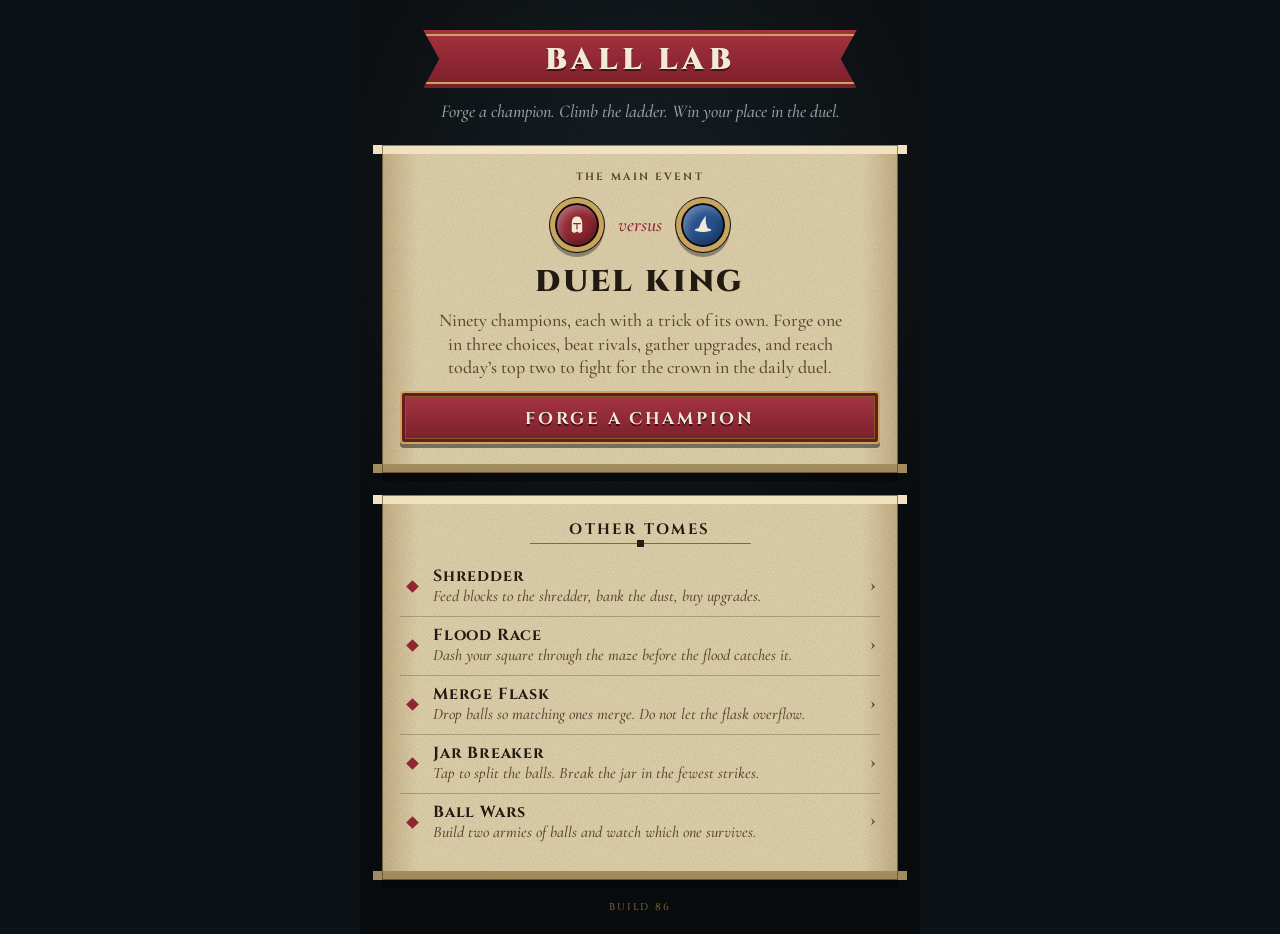
<file: lab.html>
<!doctype html>
<html lang="en">
<head>
<meta charset="utf-8">
<meta name="viewport" content="width=device-width,initial-scale=1,maximum-scale=1,user-scalable=no,viewport-fit=cover">
<meta name="theme-color" content="#0d1216">
<title>Ball Lab</title>
<link rel="icon" href="data:image/svg+xml,%3Csvg xmlns='http://www.w3.org/2000/svg' viewBox='0 0 32 32'%3E%3Crect width='32' height='32' rx='5' fill='%230d1216'/%3E%3Ccircle cx='16' cy='16' r='11' fill='%238f2732' stroke='%23c9a45c' stroke-width='3'/%3E%3Cpath d='M16 9 L21 16 L16 23 L11 16 Z' fill='%23f3ead6'/%3E%3C/svg%3E">
<link rel="preconnect" href="https://fonts.googleapis.com">
<link rel="preconnect" href="https://fonts.gstatic.com" crossorigin>
<link rel="stylesheet" href="https://fonts.googleapis.com/css2?family=Cinzel:wght@500;700;900&family=Cormorant+Garamond:ital,wght@0,500;0,700;1,500&display=swap">
<style>
/* Layout: a ribbon title, the main game on a parchment scroll, then the smaller experiments as lines on a second scroll.
   Same "gilded" look as Duel King: leather backdrop, parchment, crimson ribbon, gold trim. */
:root{
  color-scheme:dark;
  --night:#0d1216; --night-2:#1b2329; --gold:#c9a45c; --gold-hi:#f0dca4; --gold-lo:#7a5d2b; --ivory:#f3ead6; --ash:#98a1a4;
  --crimson:#8f2732; --crimson-hi:#a93543; --parch:#e6d6b0; --parch-lo:#c9b487; --ink:#231a12; --ink-2:#5a4630;
  --display:'Cinzel','Times New Roman',serif; --text:'Cormorant Garamond',Georgia,'Times New Roman',serif;
  --grain:url("data:image/svg+xml,%3Csvg xmlns='http://www.w3.org/2000/svg' width='160' height='160'%3E%3Cfilter id='n'%3E%3CfeTurbulence type='fractalNoise' baseFrequency='.9' numOctaves='2' seed='4'/%3E%3CfeColorMatrix values='0 0 0 0 0  0 0 0 0 0  0 0 0 0 0  0 0 0 .32 0'/%3E%3C/filter%3E%3Crect width='160' height='160' filter='url(%23n)'/%3E%3C/svg%3E");
  --grain-soft:url("data:image/svg+xml,%3Csvg xmlns='http://www.w3.org/2000/svg' width='160' height='160'%3E%3Cfilter id='n'%3E%3CfeTurbulence type='fractalNoise' baseFrequency='.9' numOctaves='2' seed='9'/%3E%3CfeColorMatrix values='0 0 0 0 0  0 0 0 0 0  0 0 0 0 0  0 0 0 .13 0'/%3E%3C/filter%3E%3Crect width='160' height='160' filter='url(%23n)'/%3E%3C/svg%3E");
}
*{box-sizing:border-box;touch-action:manipulation}
html{background:var(--night)}
body{
  margin:0;min-height:100dvh;color:var(--ivory);font:500 18px/1.3 var(--text);
  background:var(--grain),radial-gradient(ellipse 90% 60% at 50% 22%,var(--night-2) 0%,#0a0e11 78%) var(--night);
  display:flex;flex-direction:column;gap:22px;
  padding-top:max(30px,env(safe-area-inset-top,0px));padding-bottom:max(22px,env(safe-area-inset-bottom,0px));
  padding-left:max(22px,env(safe-area-inset-left,0px));padding-right:max(22px,env(safe-area-inset-right,0px));
  max-width:560px;margin-inline:auto;
}
a{color:inherit;text-decoration:none}
a:focus-visible{outline:2px solid var(--gold-hi);outline-offset:4px}
h1{
  margin:0 auto;width:84%;text-align:center;font:900 30px/1 var(--display);letter-spacing:.14em;text-transform:uppercase;color:var(--ivory);text-shadow:0 2px 0 rgba(0,0,0,.5);padding:15px 30px 13px;
  background:linear-gradient(var(--gold),var(--gold)) 0 4px / 100% 2px no-repeat,linear-gradient(var(--gold),var(--gold)) 0 calc(100% - 4px) / 100% 2px no-repeat,linear-gradient(#a53340,#7b1e29);
  clip-path:polygon(0 0,100% 0,calc(100% - 16px) 50%,100% 100%,0 100%,16px 50%);
}
.sub{margin:12px 0 0;text-align:center;font-style:italic;color:var(--ash)}
.scroll{
  display:flex;flex-direction:column;gap:11px;color:var(--ink);padding:18px 18px 20px;
  background:var(--grain-soft),linear-gradient(90deg,var(--parch-lo) 0%,var(--parch) 7%,var(--parch) 93%,var(--parch-lo) 100%);
  border-top:9px solid transparent;border-bottom:9px solid transparent;border-image:linear-gradient(#f1e3c0,var(--parch) 45%,#a08a5c) 9 0 / 9px 0 / 0 9px;
  outline:1px solid rgba(60,40,15,.55);outline-offset:-1px;box-shadow:0 8px 0 rgba(0,0,0,.4);
}
.kicker{margin:0;font:700 10.5px/1 var(--display);letter-spacing:.2em;text-transform:uppercase;color:var(--crimson);text-align:center}
.scroll h2{margin:0;font:900 30px/1.05 var(--display);letter-spacing:.08em;text-transform:uppercase;text-align:center}
.scroll p{margin:0;text-align:center;color:var(--ink-2);text-wrap:balance}
.medals{display:flex;justify-content:center;align-items:center;gap:14px;padding:4px 0}
.medals i{width:54px;height:54px;border-radius:50%;border:5px solid var(--gold);outline:1.5px solid #090b0d;box-shadow:inset 0 0 0 2px #090b0d,inset 5px 6px 8px rgba(255,255,255,.3),inset -4px -6px 8px rgba(0,0,0,.3),0 5px 0 rgba(0,0,0,.35);display:grid;place-items:center}
.medals b{font:italic 500 20px/1 var(--text);color:var(--crimson)}
.plate{
  position:relative;align-self:stretch;text-align:center;font:700 17px/1 var(--display);letter-spacing:.16em;text-transform:uppercase;color:var(--ivory);text-shadow:0 1.5px 0 rgba(0,0,0,.6);
  background:linear-gradient(var(--crimson-hi),#77202a);border:2px solid var(--gold);border-radius:4px;padding:17px 10px 15px;
  box-shadow:inset 0 0 0 3px #6b1a24,inset 0 0 0 4px var(--gold-lo),0 4px 0 rgba(0,0,0,.45);
}
.main:active .plate{transform:translateY(2px)}
h3{margin:0;padding-bottom:10px;font:700 15px/1 var(--display);letter-spacing:.16em;text-transform:uppercase;text-align:center;
  background:linear-gradient(rgba(60,40,15,.6),rgba(60,40,15,.6)) center bottom 3px / 46% 1px no-repeat,conic-gradient(var(--ink) 0 100%) center bottom / 7px 7px no-repeat}
.games{list-style:none;margin:0;padding:0;display:flex;flex-direction:column}
.games a{display:grid;grid-template-columns:auto 1fr auto;align-items:center;gap:12px;padding:10px 4px;border-bottom:1px solid rgba(60,40,15,.28)}
.games li:last-child a{border-bottom:0}
.games a:active{background:rgba(143,39,50,.12)}
.games a::before{content:"";width:9px;height:9px;background:var(--crimson);transform:rotate(45deg);margin:0 4px}
.games h4{margin:0;font:700 16px/1.1 var(--display);letter-spacing:.05em}
.games p{margin:2px 0 0;text-align:left;font-style:italic;font-size:16px;line-height:1.15}
.arrow{font:700 18px/1 var(--display);color:var(--ink-2)}
#build{margin:auto 0 0;font:500 10px/1 var(--display);letter-spacing:.18em;text-transform:uppercase;color:var(--gold-lo);text-align:center}
</style>
</head>
<body>
<header>
  <h1>Ball Lab</h1>
  <p class="sub">Forge a champion. Climb the ladder. Win your place in the duel.</p>
</header>

<a class="scroll main" id="lnkDuel" href="./">
  <p class="kicker">The main event</p>
  <div class="medals" aria-hidden="true">
    <i style="background:#8f2732"><svg width="26" height="26" viewBox="-1 -1 2 2"><path d="M-.4.52V-.12C-.4-.52-.2-.66 0-.66S.4-.52.4-.12V.52L.2.62 0 .5-.2.62Z" fill="#f3ead6"/><path d="M-.3-.15h.6v.1h-.6zM-.045-.15h.09v.5h-.09z" fill="#8f2732"/></svg></i>
    <b>versus</b>
    <i style="background:#27508c"><svg width="26" height="26" viewBox="-1 -1 2 2"><ellipse cx="0" cy=".38" rx=".64" ry=".15" fill="#f3ead6"/><path d="M-.37.34Q-.18-.26.2-.72Q.16-.2.37.34Z" fill="#f3ead6"/></svg></i>
  </div>
  <h2>Duel King</h2>
  <p>Ninety champions, each with a trick of its own. Forge one in three choices, beat rivals, gather upgrades, and reach today’s top two to fight for the crown in the daily duel.</p>
  <span class="plate">Forge a champion</span>
</a>

<section class="scroll">
  <h3>Other tomes</h3>
  <ul class="games">
    <li><a id="lnkShred" href="shred.html"><div><h4>Shredder</h4><p>Feed blocks to the shredder, bank the dust, buy upgrades.</p></div><span class="arrow" aria-hidden="true">›</span></a></li>
    <li><a id="lnkRace" href="race.html"><div><h4>Flood Race</h4><p>Dash your square through the maze before the flood catches it.</p></div><span class="arrow" aria-hidden="true">›</span></a></li>
    <li><a id="lnkMerge" href="merge.html"><div><h4>Merge Flask</h4><p>Drop balls so matching ones merge. Do not let the flask overflow.</p></div><span class="arrow" aria-hidden="true">›</span></a></li>
    <li><a id="lnkJar" href="jar.html"><div><h4>Jar Breaker</h4><p>Tap to split the balls. Break the jar in the fewest strikes.</p></div><span class="arrow" aria-hidden="true">›</span></a></li>
    <li><a id="lnkWars" href="wars.html"><div><h4>Ball Wars</h4><p>Build two armies of balls and watch which one survives.</p></div><span class="arrow" aria-hidden="true">›</span></a></li>
  </ul>
</section>

<p id="build">Build 86</p>
<script>
// no zooming on a quick double tap
let lastTap=0;
document.addEventListener('touchend',e=>{const now=Date.now(),quick=now-lastTap<350;lastTap=now;if(!quick)return;e.preventDefault();const c=e.target.closest('a');if(c)c.click()},{passive:false});
for(const ev of ['gesturestart','gesturechange','dblclick'])document.addEventListener(ev,e=>e.preventDefault());
</script>
</body>
</html>
</file>
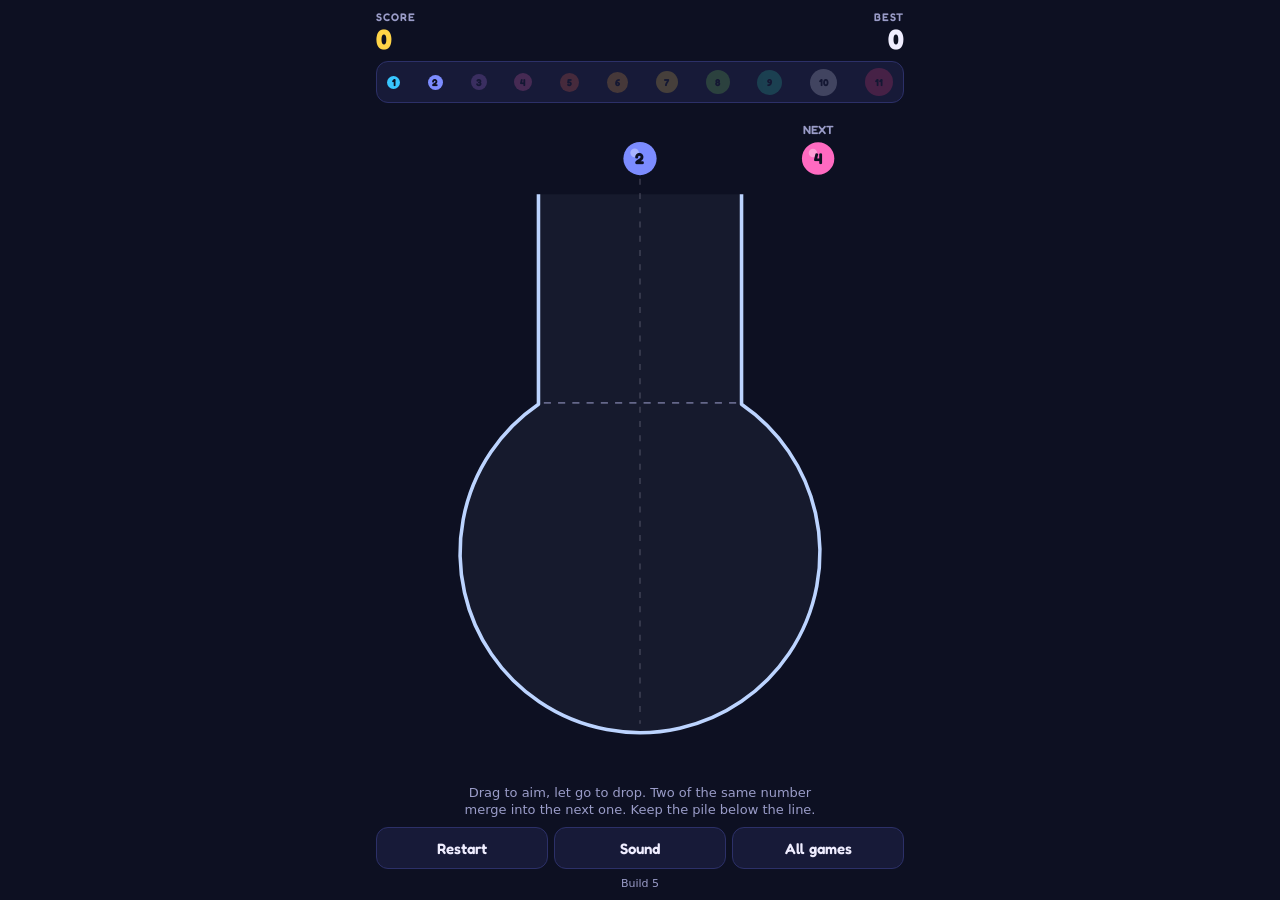
<file: merge.html>
<!doctype html>
<html lang="en">
<head>
<meta charset="utf-8">
<meta name="viewport" content="width=device-width,initial-scale=1,viewport-fit=cover">
<meta name="theme-color" content="#0d1022">
<title>Merge Flask</title>
<link rel="icon" href="data:image/svg+xml,%3Csvg xmlns='http://www.w3.org/2000/svg' viewBox='0 0 32 32'%3E%3Crect width='32' height='32' rx='7' fill='%230d1022'/%3E%3Ccircle cx='11' cy='12' r='7' fill='%23ff6a4d'/%3E%3Ccircle cx='21' cy='20' r='7' fill='%2338c6ff'/%3E%3C/svg%3E">
<link rel="preconnect" href="https://fonts.googleapis.com">
<link rel="preconnect" href="https://fonts.gstatic.com" crossorigin>
<link rel="stylesheet" href="https://fonts.googleapis.com/css2?family=Fredoka:wght@500;600;700&display=swap">
<style>
/* Layout: one phone screen. Score strip with the tier ladder, the flask, then a one-line rule and three buttons. */
:root{
  color-scheme:dark;
  --bg:#0d1022; --panel:#171a38; --line:#2c3068; --ink:#efedff; --mute:#9a9cc8;
  --glass:#bcd4ff; --go:#ffd447; --go-ink:#2b2300; --hot:#ff5a4f;
  --display:'Fredoka',ui-rounded,'Arial Rounded MT Bold',system-ui,sans-serif;
  --body:system-ui,-apple-system,'Segoe UI',Roboto,sans-serif;
}
*{box-sizing:border-box}
[hidden]{display:none!important}
html{background:var(--bg);overscroll-behavior:none}
html,body{height:100%;margin:0}
body{
  height:100dvh;
  background:var(--bg);color:var(--ink);font:14px var(--body);
  display:flex;flex-direction:column;gap:8px;
  padding-top:max(10px,env(safe-area-inset-top,0px));padding-bottom:max(10px,env(safe-area-inset-bottom,0px));
  padding-left:max(16px,env(safe-area-inset-left,0px));padding-right:max(16px,env(safe-area-inset-right,0px));
  max-width:560px;margin-inline:auto;overflow:hidden;
  -webkit-user-select:none;user-select:none;-webkit-touch-callout:none;touch-action:manipulation;
}
.top{display:grid;grid-template-columns:1fr 1fr;row-gap:8px;font-family:var(--display);flex:0 0 auto}
.stat{display:flex;flex-direction:column;gap:1px;min-width:0}
.stat.r{align-items:flex-end}
.lab{font-size:11px;font-weight:600;letter-spacing:.1em;text-transform:uppercase;color:var(--mute)}
.num{font-size:28px;font-weight:700;line-height:1;font-variant-numeric:tabular-nums}
#score{color:var(--go)}
/* tier ladder: one dot per tier, growing left to right; tiers not reached yet this run stay dim */
#ladder{grid-column:1/-1;display:flex;align-items:center;justify-content:space-between;gap:3px;list-style:none;margin:0;padding:6px 10px;border:1px solid var(--line);border-radius:12px;background:var(--panel)}
#ladder li{flex:0 0 auto;display:flex;align-items:center;justify-content:center;border-radius:50%;font:700 10px/1 var(--display);color:var(--bg);opacity:.2;transition:opacity .25s,transform .25s}
#ladder li.on{opacity:1}
#ladder li.new{transform:scale(1.25)}

#stage{position:relative;flex:1 1 0;min-height:160px}
#cv{position:absolute;inset:0;width:100%;height:100%;display:block;touch-action:none}
#toast{position:absolute;left:50%;top:38%;transform:translate(-50%,-50%);padding:10px 18px;border-radius:14px;background:var(--go);color:var(--go-ink);font:700 20px/1.1 var(--display);text-align:center;pointer-events:none;white-space:nowrap}
#result{position:absolute;inset:0;display:flex;flex-direction:column;align-items:center;justify-content:center;gap:8px;text-align:center;background:color-mix(in srgb,var(--bg) 62%,transparent)}
#result h2{margin:0;font:700 34px/1.05 var(--display);text-wrap:balance}
#result .big{margin:0;font:700 26px/1 var(--display)}
#result .big b{color:var(--go);font-variant-numeric:tabular-nums}
#result p{margin:0 0 8px;color:var(--mute);font-size:14px}

button,.btn{font:600 15px var(--display);color:var(--ink);background:var(--panel);border:1px solid var(--line);border-radius:12px;min-height:42px;padding:0 14px;cursor:pointer;text-decoration:none;display:inline-flex;align-items:center;justify-content:center}
button:focus-visible,.btn:focus-visible{outline:2px solid var(--go);outline-offset:2px}
button:active{transform:translateY(1px)}
button.go{background:var(--go);color:var(--go-ink);border-color:var(--go);font-size:20px;font-weight:700;min-height:50px;padding:0 26px}
button[aria-pressed="false"]{color:var(--mute);text-decoration:line-through}

footer{display:flex;flex-direction:column;gap:8px;flex:0 0 auto}
#hint{margin:0;font-size:13px;line-height:1.35;color:var(--mute);text-align:center;text-wrap:balance}
.acts{display:flex;gap:6px}
.acts>*{flex:1 1 0;padding:0 6px}
#build{margin:0;font-size:11px;color:var(--mute);text-align:center}
@media (prefers-reduced-motion:reduce){#ladder li{transition:none}button:active{transform:none}}
</style>
</head>
<body>

<header class="top">
  <div class="stat"><span class="lab">Score</span><span class="num" id="score">0</span></div>
  <div class="stat r"><span class="lab">Best</span><span class="num" id="best">0</span></div>
  <ol id="ladder" aria-label="Tiers reached this run"></ol>
</header>

<main id="stage">
  <canvas id="cv"></canvas>
  <div id="toast" hidden>Top tier reached!</div>
  <div id="result" hidden>
    <h2 id="resTitle">Flask overflowed</h2>
    <p class="big">Score <b id="resScore">0</b></p>
    <p id="resSub"></p>
    <button type="button" id="btnAgain" class="go">Again</button>
  </div>
</main>

<footer>
  <p id="hint">Drag to aim, let go to drop. Two of the same number merge into the next one. Keep the pile below the line.</p>
  <div class="acts">
    <button type="button" id="btnRestart">Restart</button>
    <button type="button" id="btnSound" aria-pressed="true">Sound</button>
    <a class="btn" id="lnkGames" href="lab.html">All games</a>
  </div>
  <p id="build"></p>
</footer>

<script>
//<sim>
// Pure simulation, no DOM. Balls fall into a round flask; two touching balls of the same tier merge into the next tier.
const W=360,H=560,DT=1/60,G=760;
const CX=180,CY=372,FR=150,NW=84,NECK_TOP=70,DROP_Y=40;        // flask body circle, neck half-width, where the neck glass ends
const JUNCTION_Y=CY-Math.sqrt(FR*FR-NW*NW),LINE_Y=JUNCTION_Y-2; // where neck meets body; a ball resting above LINE_Y is overflowing
const RADII=[10,14,18,22,27,33,39,46,54,63,72],TOP=RADII.length-1,SPAWN=5;   // SPAWN: drops come from the lowest N tiers
const COOLDOWN=.45,GRACE=.9,LOSE_AFTER=2,MERGE_SLOP=.6;
const SUB=3,ITER=6,DAMP=.9985,TOUCH_DAMP=.985,VMAX=900,POP_MAX=230;
const REST_V=8,REST_DAMP=.2;   // a touching ball slower than REST_V is braked hard, which works like static friction and lets piles sit still

function createFlask(rand){
  const balls=[],events=[];
  let uid=1;
  const pick=()=>(rand()*SPAWN)|0;
  const sim={balls,events,state:'play',score:0,drops:0,cool:0,danger:0,won:false,top:0,cur:0,next:0,t:0,step,drop,aimRange};
  sim.cur=pick();sim.next=pick();sim.top=sim.cur;

  function aimRange(tier){const r=RADII[tier];return [CX-NW+r+1,CX+NW-r-1]}
  function make(tier,x,y,vx,vy,age){return {id:uid++,tier,r:RADII[tier],x,y,vx,vy,px:x,py:y,age,above:0,born:sim.t,touch:0,dead:false}}
  function drop(x){
    if(sim.state!=='play'||sim.cool>0)return false;
    const range=aimRange(sim.cur);
    balls.push(make(sim.cur,Math.min(range[1],Math.max(range[0],x)),DROP_Y,0,60,0));
    sim.cool=COOLDOWN;sim.drops++;
    sim.cur=sim.next;sim.next=pick();
    if(sim.cur>sim.top)sim.top=sim.cur;
    events.push({k:'drop'});
    return true;
  }
  // Keep a ball's centre inside the body circle or the neck strip (each shrunk by the ball's radius).
  function contain(b){
    const dx=b.x-CX,dy=b.y-CY,lim=FR-b.r,d2=dx*dx+dy*dy;
    if(d2<=lim*lim)return;
    const half=NW-b.r,inNeck=half>=0&&b.y<=CY;
    if(inNeck&&dx>=-half&&dx<=half)return;
    const d=Math.sqrt(d2)||1,over=d-lim;
    if(inNeck){
      const sx=CX+Math.max(-half,Math.min(half,dx));
      if(Math.abs(b.x-sx)<over){b.x=sx;b.touch=1;return}
    }
    b.x=CX+dx/d*lim;b.y=CY+dy/d*lim;b.touch=1;
  }
  function hit(a,b){
    const dx=b.x-a.x,dy=b.y-a.y,rr=a.r+b.r,d2=dx*dx+dy*dy;
    if(d2>=rr*rr)return;
    const d=Math.sqrt(d2)||.01,nx=dx/d,ny=dy/d,ma=a.r*a.r,mb=b.r*b.r,tm=ma+mb,ov=rr-d;
    a.x-=nx*ov*mb/tm;a.y-=ny*ov*mb/tm;b.x+=nx*ov*ma/tm;b.y+=ny*ov*ma/tm;
    a.touch=1;b.touch=1;
  }
  // Position-based step: move, push overlaps apart several times, then read velocity back from how far each ball really moved.
  function step(){
    sim.t+=DT;
    if(sim.cool>0)sim.cool-=DT;
    const n=balls.length,h=DT/SUB;
    for(let s=0;s<SUB;s++){
      for(let i=0;i<n;i++){const b=balls[i];b.vy+=G*h;b.pre=b.vx*b.vx+b.vy*b.vy;b.px=b.x;b.py=b.y;b.touch=0;b.x+=b.vx*h;b.y+=b.vy*h}
      for(let it=0;it<ITER;it++){
        for(let i=0;i<n;i++){const a=balls[i];for(let j=i+1;j<n;j++)hit(a,balls[j])}
        for(let i=0;i<n;i++)contain(balls[i]);
      }
      for(let i=0;i<n;i++){
        const b=balls[i],k=b.touch?TOUCH_DAMP:DAMP;
        let vx=(b.x-b.px)/h*k,vy=(b.y-b.py)/h*k;
        // a ball shoved out of an overlap (a fresh merge) must not be launched: cap what the push can add
        const cap=b.touch?Math.max(Math.sqrt(b.pre),POP_MAX):VMAX,sp=vx*vx+vy*vy;
        if(sp>cap*cap){const q=cap/Math.sqrt(sp);vx*=q;vy*=q}
        else if(b.touch&&sp<REST_V*REST_V){vx*=REST_DAMP;vy*=REST_DAMP}
        b.vx=vx;b.vy=vy;
      }
    }
    if(sim.state!=='play')return;
    // merges: any two touching balls of the same tier
    let born=null;
    for(let i=0;i<n;i++){
      const a=balls[i];
      if(a.dead||a.tier>=TOP)continue;
      for(let j=i+1;j<n;j++){
        const b=balls[j];
        if(b.dead||b.tier!==a.tier)continue;
        const dx=b.x-a.x,dy=b.y-a.y,rr=a.r+b.r+MERGE_SLOP;
        if(dx*dx+dy*dy>rr*rr)continue;
        a.dead=b.dead=true;
        const tier=a.tier+1,nb=make(tier,(a.x+b.x)/2,(a.y+b.y)/2,(a.vx+b.vx)/2,(a.vy+b.vy)/2,GRACE);
        contain(nb);
        (born||(born=[])).push(nb);
        sim.score+=1<<tier;
        if(tier>sim.top)sim.top=tier;
        events.push({k:'merge',x:nb.x,y:nb.y,tier,r:nb.r});
        if(tier===TOP&&!sim.won){sim.won=true;events.push({k:'win',x:nb.x,y:nb.y})}
        break;
      }
    }
    if(born){
      let w=0;
      for(let i=0;i<n;i++)if(!balls[i].dead)balls[w++]=balls[i];
      balls.length=w;
      for(const b of born)balls.push(b);
    }
    // overflow: a settled ball poking above the line for too long ends the run
    let worst=0;
    for(const b of balls){
      b.age+=DT;
      if(b.age>GRACE&&b.y-b.r<LINE_Y){b.above+=DT;if(b.above>worst)worst=b.above}else b.above=0;
    }
    sim.danger=worst;
    if(worst>=LOSE_AFTER){sim.state='over';events.push({k:'lose'})}
  }
  return sim;
}
//</sim>

// ---------- Page ----------
const BUILD='Build 5';   // bump on every deploy so the phone shows which version is loaded
const $=id=>document.getElementById(id);
const cv=$('cv'),ctx=cv.getContext('2d');
const calm=window.matchMedia&&matchMedia('(prefers-reduced-motion: reduce)').matches;
const PAL=['#38c6ff','#7c8cff','#c77dff','#ff6ac1','#ff6a4d','#ffb23e','#ffd447','#7ddc5a','#2fd6b5','#e9ecff','#ff3d7f'];
let sim=null,last=0,acc=0,shake=0,muted=false,best=0,shown=false,overFor=0,toastFor=0;
let aimX=CX,aiming=false;
const rings=[],sparks=[];

// ----- sound -----
let actx=null;
function audioOn(){
  if(muted)return;
  try{if(!actx)actx=new (window.AudioContext||window.webkitAudioContext)();if(actx.state==='suspended')actx.resume()}catch(e){actx=null}
}
function note(freq,dur,vol,type,delay){
  if(muted||!actx)return;
  try{
    const t=actx.currentTime+(delay||0),o=actx.createOscillator(),g=actx.createGain();
    o.type=type;o.frequency.setValueAtTime(freq,t);o.frequency.exponentialRampToValueAtTime(freq*.6,t+dur);
    g.gain.setValueAtTime(vol,t);g.gain.exponentialRampToValueAtTime(.001,t+dur);
    o.connect(g);g.connect(actx.destination);o.start(t);o.stop(t+dur);
  }catch(e){}
}

// ----- effects from sim events -----
function onEvents(ev){
  for(const e of ev){
    if(e.k==='drop')note(240,.05,.05,'sine');
    else if(e.k==='merge'){
      rings.push({x:e.x,y:e.y,r0:e.r*.6,r1:e.r*1.7,life:.32,max:.32,color:PAL[e.tier]});
      const n=Math.min(12,4+e.tier);
      for(let i=0;i<n;i++){const a=Math.random()*6.283,s=50+Math.random()*110;sparks.push({x:e.x,y:e.y,vx:Math.cos(a)*s,vy:Math.sin(a)*s,life:.4,max:.4,color:PAL[e.tier],size:1.5+e.tier*.25})}
      if(e.tier>=5)shake=Math.max(shake,2+e.tier*.7);
      const f=262*Math.pow(2,e.tier*2/12);          // pitch climbs a whole tone per tier
      note(f,.16,.09,'triangle');note(f*1.5,.12,.05,'sine',.05);
    }else if(e.k==='win'){
      toastFor=2.8;$('toast').hidden=false;shake=14;
      [0,4,7,12,16].forEach((st,i)=>note(392*Math.pow(2,st/12),.3,.09,'triangle',i*.09));
      for(let i=0;i<4;i++)rings.push({x:e.x,y:e.y,r0:20,r1:150+i*40,life:.5+i*.15,max:.5+i*.15,color:PAL[TOP]});
    }else if(e.k==='lose'){
      shake=10;[7,4,0,-5].forEach((st,i)=>note(262*Math.pow(2,st/12),.3,.09,'sawtooth',i*.12));
    }
  }
  ev.length=0;
}

// ----- drawing -----
function fit(){
  const r=cv.getBoundingClientRect(),dpr=Math.min(2,window.devicePixelRatio||1);
  const w=Math.max(1,Math.round(r.width*dpr)),h=Math.max(1,Math.round(r.height*dpr));
  if(cv.width!==w||cv.height!==h){cv.width=w;cv.height=h}
}
function view(){const s=Math.min(cv.width/W,cv.height/H);return {s,ox:(cv.width-W*s)/2,oy:(cv.height-H*s)/2}}
function glassPath(pad){
  // neck down the left side, round the bottom of the body, back up the right side
  const R=FR+pad,nw=NW+pad,jy=CY-Math.sqrt(R*R-nw*nw);
  ctx.beginPath();
  ctx.moveTo(CX-nw,NECK_TOP);ctx.lineTo(CX-nw,jy);
  ctx.arc(CX,CY,R,Math.atan2(jy-CY,-nw),Math.atan2(jy-CY,nw),true);
  ctx.lineTo(CX+nw,NECK_TOP);
}
function drawBall(x,y,r,tier,alpha){
  ctx.globalAlpha=alpha;
  ctx.fillStyle=PAL[tier];ctx.beginPath();ctx.arc(x,y,r,0,6.2832);ctx.fill();
  ctx.fillStyle='rgba(255,255,255,.35)';ctx.beginPath();ctx.arc(x-r*.32,y-r*.34,r*.26,0,6.2832);ctx.fill();
  ctx.fillStyle='#0d1022';ctx.font='700 '+Math.max(8,r*.95).toFixed(1)+'px Fredoka, system-ui, sans-serif';
  ctx.fillText(String(tier+1),x,y+r*.06);
  ctx.globalAlpha=1;
}
function draw(){
  const {s,ox,oy}=view();
  ctx.setTransform(1,0,0,1,0,0);ctx.clearRect(0,0,cv.width,cv.height);
  const sx=calm?0:(Math.random()-.5)*shake,sy=calm?0:(Math.random()-.5)*shake;
  ctx.setTransform(s,0,0,s,ox+sx*s,oy+sy*s);
  if(!sim)return;
  ctx.textAlign='center';ctx.textBaseline='middle';
  const danger=sim.danger>0&&sim.state==='play',play=sim.state==='play';
  // glass body
  glassPath(1.5);ctx.fillStyle='rgba(188,212,255,.05)';ctx.fill();
  // aim guide and the ball in hand
  if(play){
    const r=RADII[sim.cur],ready=sim.cool<=0;
    ctx.strokeStyle='rgba(239,237,255,.16)';ctx.lineWidth=1.5;ctx.setLineDash([5,7]);
    ctx.beginPath();ctx.moveTo(aimX,DROP_Y+r+3);ctx.lineTo(aimX,CY+FR-6);ctx.stroke();ctx.setLineDash([]);
    drawBall(aimX,DROP_Y,r,sim.cur,ready?1:.35);
    // next up
    ctx.fillStyle='#9a9cc8';ctx.font='600 10px Fredoka, system-ui, sans-serif';ctx.fillText('NEXT',W-30,16);
    drawBall(W-30,40,Math.max(7,RADII[sim.next]*.62),sim.next,1);
  }
  // balls (new ones pop in)
  for(const b of sim.balls){
    const age=sim.t-b.born,k=age<.14?.72+.28*(age/.14):1;
    drawBall(b.x,b.y,b.r*k,b.tier,1);
  }
  // overflow line
  const blink=danger&&((sim.t*6|0)%2===0);
  ctx.strokeStyle=danger?(blink?'#ff5a4f':'#ffd447'):'rgba(154,156,200,.6)';ctx.lineWidth=danger?2.5:1.5;ctx.setLineDash([6,6]);
  ctx.beginPath();ctx.moveTo(CX-NW+3,LINE_Y);ctx.lineTo(CX+NW-3,LINE_Y);ctx.stroke();ctx.setLineDash([]);
  if(danger){
    // countdown sits beside the neck, clear of the ball in hand
    const tx=(CX-NW)/2;
    ctx.fillStyle='#ff5a4f';ctx.font='700 12px Fredoka, system-ui, sans-serif';ctx.fillText('OVERFLOW',tx,LINE_Y-52);
    ctx.font='700 24px Fredoka, system-ui, sans-serif';ctx.fillText(Math.max(0,LOSE_AFTER-sim.danger).toFixed(1),tx,LINE_Y-30);
  }
  // glass outline on top
  glassPath(1.5);ctx.lineWidth=3;ctx.strokeStyle=danger?'#ff9a8f':'#bcd4ff';ctx.lineJoin='round';ctx.stroke();
  // merge rings and sparks
  for(const r of rings){
    const q=1-r.life/r.max;
    ctx.globalAlpha=(1-q)*.9;ctx.strokeStyle=r.color;ctx.lineWidth=3*(1-q)+1;
    ctx.beginPath();ctx.arc(r.x,r.y,r.r0+(r.r1-r.r0)*q,0,6.2832);ctx.stroke();
  }
  for(const p of sparks){
    ctx.globalAlpha=p.life/p.max;ctx.fillStyle=p.color;
    ctx.beginPath();ctx.arc(p.x,p.y,p.size*(p.life/p.max),0,6.2832);ctx.fill();
  }
  ctx.globalAlpha=1;
}

// ----- score strip -----
let sScore=-1,sTop=-1;
function buildLadder(){
  $('ladder').innerHTML=RADII.map((r,i)=>{
    const d=Math.round(13+i*1.5);
    return `<li id="tier-${i+1}" style="width:${d}px;height:${d}px;background:${PAL[i]}">${i+1}</li>`;
  }).join('');
}
function hud(){
  if(sim.score!==sScore){sScore=sim.score;$('score').textContent=sScore;if(sScore>best)$('best').textContent=sScore}
  if(sim.top!==sTop){
    const items=$('ladder').children;
    for(let i=0;i<items.length;i++){items[i].classList.toggle('on',i<=sim.top);items[i].classList.toggle('new',i===sim.top&&sim.top>=SPAWN)}
    sTop=sim.top;
  }
}

// ----- loop -----
function frame(ts){
  const dt=Math.min(.05,(ts-last)/1000||0);last=ts;
  fit();
  acc+=dt;
  let n=0;
  while(acc>=DT&&n<4){sim.step();onEvents(sim.events);acc-=DT;n++}
  if(n===4)acc=0;
  for(let i=rings.length-1;i>=0;i--){rings[i].life-=dt;if(rings[i].life<=0)rings.splice(i,1)}
  for(let i=sparks.length-1;i>=0;i--){const p=sparks[i];p.life-=dt;if(p.life<=0){sparks.splice(i,1);continue}p.x+=p.vx*dt;p.y+=p.vy*dt;p.vx*=.93;p.vy*=.93}
  shake*=.86;if(shake<.2)shake=0;
  if(toastFor>0){toastFor-=dt;if(toastFor<=0)$('toast').hidden=true}
  if(sim.state==='over'){overFor+=dt;if(overFor>.9&&!shown)showResult()}
  draw();hud();
  requestAnimationFrame(frame);
}

// ----- flow -----
function showResult(){
  shown=true;
  const sc=sim.score,record=sc>best;
  if(record){best=sc;try{localStorage.setItem('mergeflask.best',String(sc))}catch(e){}}
  $('best').textContent=best;
  $('resTitle').textContent=sim.won?'Top tier, then overflow':'Flask overflowed';
  $('resScore').textContent=sc;
  $('resSub').textContent=(record?'New best. ':'Your best is '+best+'. ')+'Highest ball: '+(sim.top+1)+' of '+RADII.length+'.';
  $('result').hidden=false;
}
function reset(){
  sim=createFlask(Math.random);
  rings.length=0;sparks.length=0;shake=0;shown=false;overFor=0;toastFor=0;sScore=-1;sTop=-1;
  aimX=CX;aiming=false;
  $('result').hidden=true;$('toast').hidden=true;
  $('best').textContent=best;
}
function clampAim(x){const r=sim.aimRange(sim.cur);return Math.min(r[1],Math.max(r[0],x))}
function worldX(e){
  const r=cv.getBoundingClientRect(),dpr=cv.width/r.width,{s,ox}=view();
  return ((e.clientX-r.left)*dpr-ox)/s;
}
cv.addEventListener('pointerdown',e=>{
  e.preventDefault();audioOn();
  if(!sim||sim.state!=='play')return;
  aiming=true;aimX=clampAim(worldX(e));
  try{cv.setPointerCapture(e.pointerId)}catch(err){}
});
cv.addEventListener('pointermove',e=>{
  if(!sim||sim.state!=='play')return;
  if(aiming||e.pointerType==='mouse')aimX=clampAim(worldX(e));
});
cv.addEventListener('pointerup',e=>{
  if(!aiming)return;
  aiming=false;
  if(!sim||sim.state!=='play')return;
  aimX=clampAim(worldX(e));
  if(sim.drop(aimX))aimX=clampAim(aimX);     // the next ball may be wider, so re-clamp
});
cv.addEventListener('pointercancel',()=>{aiming=false});
document.addEventListener('contextmenu',e=>e.preventDefault());
$('btnAgain').addEventListener('click',reset);
$('btnRestart').addEventListener('click',reset);
$('btnSound').addEventListener('click',()=>{muted=!muted;$('btnSound').setAttribute('aria-pressed',String(!muted));if(!muted)audioOn()});

try{const v=parseInt(localStorage.getItem('mergeflask.best'),10);if(Number.isFinite(v)&&v>0)best=v}catch(e){}
$('build').textContent=BUILD;
buildLadder();
reset();
requestAnimationFrame(frame);
</script>
</body>
</html>
</file>
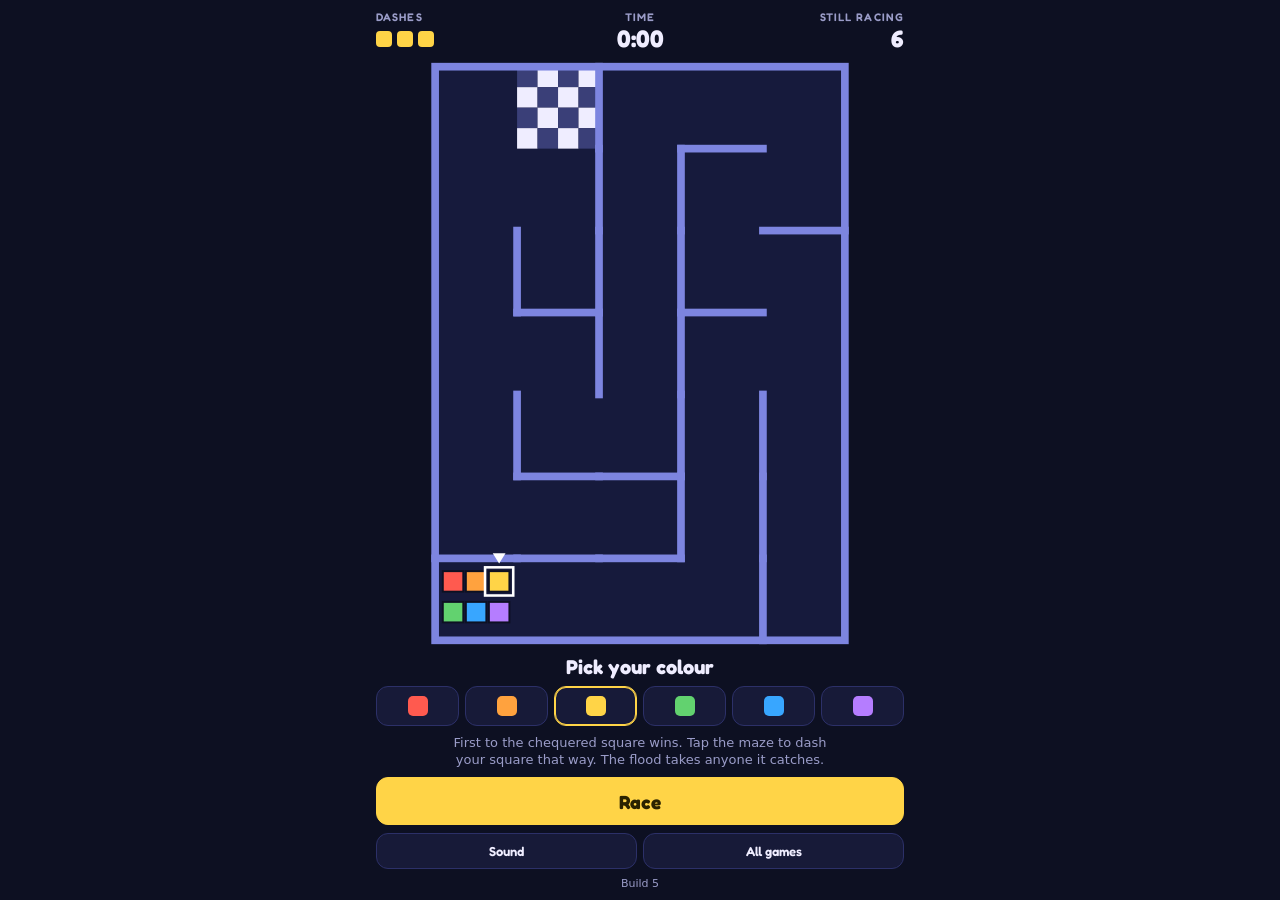
<file: race.html>
<!doctype html>
<html lang="en">
<head>
<meta charset="utf-8">
<meta name="viewport" content="width=device-width,initial-scale=1,viewport-fit=cover">
<meta name="theme-color" content="#0d1022">
<title>Flood Race</title>
<link rel="icon" href="data:image/svg+xml,%3Csvg xmlns='http://www.w3.org/2000/svg' viewBox='0 0 32 32'%3E%3Crect width='32' height='32' rx='7' fill='%230d1022'/%3E%3Ccircle cx='11' cy='12' r='7' fill='%23ff6a4d'/%3E%3Ccircle cx='21' cy='20' r='7' fill='%2338c6ff'/%3E%3C/svg%3E">
<link rel="preconnect" href="https://fonts.googleapis.com">
<link rel="preconnect" href="https://fonts.gstatic.com" crossorigin>
<link rel="stylesheet" href="https://fonts.googleapis.com/css2?family=Fredoka:wght@500;600;700&display=swap">
<style>
/* Layout: one phone screen. Dash pips, clock and survivors on top, the maze, then a panel for colour choice or the result. */
:root{
  color-scheme:dark;
  --bg:#0d1022; --panel:#171a38; --line:#2c3068; --ink:#efedff; --mute:#9a9cc8;
  --go:#ffd447; --go-ink:#2b2300; --flood:#ff4d5e;
  --display:'Fredoka',ui-rounded,'Arial Rounded MT Bold',system-ui,sans-serif;
  --body:system-ui,-apple-system,'Segoe UI',Roboto,sans-serif;
}
*{box-sizing:border-box}
[hidden]{display:none!important}
html{background:var(--bg);overscroll-behavior:none}
html,body{height:100%;margin:0}
body{
  height:100dvh;
  background:var(--bg);color:var(--ink);font:14px var(--body);
  display:flex;flex-direction:column;gap:8px;
  padding-top:max(10px,env(safe-area-inset-top,0px));padding-bottom:max(10px,env(safe-area-inset-bottom,0px));
  padding-left:max(16px,env(safe-area-inset-left,0px));padding-right:max(16px,env(safe-area-inset-right,0px));
  max-width:560px;margin-inline:auto;overflow:hidden;
  -webkit-user-select:none;user-select:none;-webkit-touch-callout:none;touch-action:manipulation;
}
.top{display:grid;grid-template-columns:1fr auto 1fr;align-items:end;font-family:var(--display);flex:0 0 auto}
.stat{display:flex;flex-direction:column;gap:3px;min-width:0}
.stat.mid{align-items:center}
.stat.r{align-items:flex-end}
.lab{font-size:11px;font-weight:600;letter-spacing:.1em;text-transform:uppercase;color:var(--mute)}
.num{font-size:24px;font-weight:700;line-height:1;font-variant-numeric:tabular-nums}
.pips{display:flex;gap:5px;height:24px;align-items:center}
.pips i{width:16px;height:16px;border-radius:4px;border:2px solid var(--go);background:transparent}
.pips i.on{background:var(--go)}

#stage{position:relative;flex:1 1 0;min-height:180px}
#cv{position:absolute;inset:0;width:100%;height:100%;display:block;touch-action:none}

button,.btn{font:600 15px var(--display);color:var(--ink);background:var(--panel);border:1px solid var(--line);border-radius:12px;min-height:42px;padding:0 12px;cursor:pointer;text-decoration:none;display:inline-flex;align-items:center;justify-content:center;gap:8px}
button:focus-visible,.btn:focus-visible{outline:2px solid var(--go);outline-offset:2px}
button:active{transform:translateY(1px)}
button.go{background:var(--go);color:var(--go-ink);border-color:var(--go);font-size:19px;font-weight:700;min-height:48px}
button[aria-pressed="false"].tog{color:var(--mute);text-decoration:line-through}

#panel{display:flex;flex-direction:column;gap:8px;flex:0 0 auto}
.ph{margin:0;font:700 20px/1.1 var(--display);text-align:center;text-wrap:balance}
.ps{margin:0;font-size:13px;line-height:1.35;color:var(--mute);text-align:center;text-wrap:balance}
.sw{display:grid;grid-template-columns:repeat(6,1fr);gap:6px}
.sw button{min-height:40px;padding:0}
.sw button i{width:20px;height:20px;border-radius:5px}
.sw button.on{border-color:var(--go);box-shadow:inset 0 0 0 1px var(--go)}
.foot{display:flex;gap:6px;flex:0 0 auto}
.foot>*{flex:1 1 0;min-height:36px;font-size:13px;padding:0 6px}
#build{margin:0;font-size:11px;color:var(--mute);text-align:center}
@media (prefers-reduced-motion:reduce){button:active{transform:none}}
</style>
</head>
<body>

<header class="top">
  <div class="stat"><span class="lab">Dashes</span><div class="pips" id="pips"><i></i><i></i><i></i></div></div>
  <div class="stat mid"><span class="lab">Time</span><span class="num" id="clock">0:00</span></div>
  <div class="stat r"><span class="lab">Still racing</span><span class="num" id="left">6</span></div>
</header>

<main id="stage"><canvas id="cv"></canvas></main>

<section id="panel"></section>

<nav class="foot">
  <button type="button" id="btnSound" class="tog" aria-pressed="true">Sound</button>
  <a class="btn" id="lnkGames" href="lab.html">All games</a>
</nav>
<p id="build"></p>

<script>
//<sim>
// Pure simulation, no DOM. Six squares bounce through a random maze toward the finish while a flood follows the same route.
const COLS=5,ROWS=7,CELL=64,W=COLS*CELL,H=ROWS*CELL,DT=1/60,HALF=8,SPEED=120,WALL=3;
const MAX_DASH=3,RECHARGE=2,BOOST=1.45,BOOST_T=.5,GRACE=2.5,FLOOD_A=.18,FLOOD_B=.002;
const THINK_MIN=6,THINK_VAR=8,AI_NOISE=1.8;
const COLORS=[{name:'Red',c:'#ff5a4f'},{name:'Orange',c:'#ffa23e'},{name:'Yellow',c:'#ffd447'},{name:'Green',c:'#62d26f'},{name:'Blue',c:'#38a6ff'},{name:'Purple',c:'#b57dff'}];
function mulberry32(a){return function(){a|=0;a=a+0x6D2B79F5|0;let t=Math.imul(a^a>>>15,1|a);t=t+Math.imul(t^t>>>7,61|t)^t;return((t^t>>>14)>>>0)/4294967296}}

function createRace(seed,you){
  const rnd=mulberry32(seed),N=COLS*ROWS,start=(ROWS-1)*COLS;
  const east=new Uint8Array(N),south=new Uint8Array(N);          // 1 = open passage to the east / south neighbour
  const link=(a,b)=>{if(b===a+1)east[a]=1;else if(b===a-1)east[b]=1;else if(b===a+COLS)south[a]=1;else south[b]=1};
  const linked=(a,b)=>b===a+1?east[a]:b===a-1?east[b]:b===a+COLS?south[a]:south[b];
  const around=c=>{const x=c%COLS,y=(c/COLS)|0,o=[];if(x>0)o.push(c-1);if(x<COLS-1)o.push(c+1);if(y>0)o.push(c-COLS);if(y<ROWS-1)o.push(c+COLS);return o};
  // carve a maze, then knock out two extra walls so there is more than one way round
  const seen=new Uint8Array(N),stack=[start];seen[start]=1;
  while(stack.length){
    const c=stack[stack.length-1],opts=around(c).filter(n=>!seen[n]);
    if(!opts.length){stack.pop();continue}
    const n=opts[(rnd()*opts.length)|0];link(c,n);seen[n]=1;stack.push(n);
  }
  for(let k=0;k<2;k++){const c=(rnd()*N)|0,o=around(c).filter(n=>!linked(c,n));if(o.length)link(c,o[(rnd()*o.length)|0])}
  function bfs(from){
    const d=new Int16Array(N).fill(-1),par=new Int16Array(N).fill(-1),q=[from];d[from]=0;
    for(let i=0;i<q.length;i++){const c=q[i];for(const n of around(c))if(linked(c,n)&&d[n]<0){d[n]=d[c]+1;par[n]=c;q.push(n)}}
    return {d,par};
  }
  const fromStart=bfs(start);
  let finish=start;for(let c=0;c<N;c++)if(fromStart.d[c]>fromStart.d[finish])finish=c;
  const toFinish=bfs(finish).d;
  const walls=[];
  for(let c=0;c<N;c++){
    const x=c%COLS,y=(c/COLS)|0;
    if(x<COLS-1&&!east[c])walls.push([(x+1)*CELL-WALL,y*CELL-WALL,(x+1)*CELL+WALL,(y+1)*CELL+WALL]);
    if(y<ROWS-1&&!south[c])walls.push([x*CELL-WALL,(y+1)*CELL-WALL,(x+1)*CELL+WALL,(y+1)*CELL+WALL]);
  }
  const sq=[],events=[];
  for(let i=0;i<6;i++){
    const a=rnd()*6.283;
    sq.push({i,x:(i%3)*18+14,y:start/COLS*CELL+18+((i/3)|0)*24,vx:Math.cos(a)*SPEED,vy:Math.sin(a)*SPEED,alive:true,done:false,boost:0,think:1+rnd()*THINK_VAR,trail:[]});
  }
  const race={COLS,ROWS,walls,sq,events,start,finish,dist:fromStart.d,parent:fromStart.par,toFinish,t:0,level:0,dashes:MAX_DASH,winner:-1,over:false,you,step,kick,flooded,cellAt};

  function cellAt(x,y){return Math.min(ROWS-1,Math.max(0,(y/CELL)|0))*COLS+Math.min(COLS-1,Math.max(0,(x/CELL)|0))}
  // the flooded part of a cell as [x0,y0,x1,y1], or null; it pours in from the side the flood arrived by
  function flooded(c){
    const f=Math.min(1,race.level-race.dist[c]);
    if(f<=0)return null;
    const x0=(c%COLS)*CELL,y0=((c/COLS)|0)*CELL,p=race.parent[c];
    if(p===c-1)return [x0,y0,x0+f*CELL,y0+CELL];
    if(p===c+1)return [x0+CELL-f*CELL,y0,x0+CELL,y0+CELL];
    if(p===c-COLS)return [x0,y0,x0+CELL,y0+f*CELL];
    return [x0,y0+CELL-f*CELL,x0+CELL,y0+CELL];
  }
  function aim(s,tx,ty,noise){
    const an=Math.atan2(ty-s.y,tx-s.x)+(rnd()-.5)*noise;
    s.vx=Math.cos(an)*SPEED;s.vy=Math.sin(an)*SPEED;
  }
  function kick(x,y){
    const s=sq[you];
    if(race.over||!s||!s.alive||s.done||race.dashes<1)return false;
    race.dashes-=1;aim(s,x,y,0);s.boost=BOOST_T;
    events.push({k:'dash',x,y});
    return true;
  }
  function jitter(s){
    let an=Math.atan2(s.vy,s.vx)+(rnd()-.5)*.5;
    const c=Math.cos(an),sn=Math.sin(an);
    if(Math.abs(c)<.22||Math.abs(sn)<.22)an+=.3;                 // never slide flat along a wall for long
    s.vx=Math.cos(an)*SPEED;s.vy=Math.sin(an)*SPEED;
  }
  function step(){
    if(race.over)return;
    race.t+=DT;
    const g=race.t-GRACE;
    race.level=g>0?FLOOD_A*g+FLOOD_B*g*g:0;
    if(race.dashes<MAX_DASH)race.dashes=Math.min(MAX_DASH,race.dashes+DT/RECHARGE);
    for(const s of sq){
      if(!s.alive||s.done)continue;
      if(s.i!==you){
        s.think-=DT;
        if(s.think<=0){
          s.think=THINK_MIN+rnd()*THINK_VAR;
          const c=cellAt(s.x,s.y);let best=c;
          for(const n of around(c))if(linked(c,n)&&toFinish[n]<toFinish[best])best=n;
          aim(s,(best%COLS+.5)*CELL,(((best/COLS)|0)+.5)*CELL,AI_NOISE);s.boost=BOOST_T;
        }
      }
      const k=s.boost>0?BOOST:1;
      if(s.boost>0)s.boost-=DT;
      let hit=false;
      s.x+=s.vx*k*DT;
      if(s.x<HALF){s.x=HALF;s.vx=Math.abs(s.vx);hit=true}else if(s.x>W-HALF){s.x=W-HALF;s.vx=-Math.abs(s.vx);hit=true}
      for(const r of walls)if(s.x+HALF>r[0]&&s.x-HALF<r[2]&&s.y+HALF>r[1]&&s.y-HALF<r[3]){
        if(s.vx>0)s.x=r[0]-HALF;else s.x=r[2]+HALF;
        s.vx=-s.vx;hit=true;
      }
      s.y+=s.vy*k*DT;
      if(s.y<HALF){s.y=HALF;s.vy=Math.abs(s.vy);hit=true}else if(s.y>H-HALF){s.y=H-HALF;s.vy=-Math.abs(s.vy);hit=true}
      for(const r of walls)if(s.x+HALF>r[0]&&s.x-HALF<r[2]&&s.y+HALF>r[1]&&s.y-HALF<r[3]){
        if(s.vy>0)s.y=r[1]-HALF;else s.y=r[3]+HALF;
        s.vy=-s.vy;hit=true;
      }
      if(hit){jitter(s);events.push({k:'tap',x:s.x,y:s.y,i:s.i})}
    }
    // squares knock each other off course
    for(let i=0;i<6;i++){
      const a=sq[i];if(!a.alive||a.done)continue;
      for(let j=i+1;j<6;j++){
        const b=sq[j];if(!b.alive||b.done)continue;
        const dx=b.x-a.x,dy=b.y-a.y,ox=2*HALF-Math.abs(dx),oy=2*HALF-Math.abs(dy);
        if(ox<=0||oy<=0)continue;
        if(ox<oy){const sg=dx<0?-1:1;a.x-=sg*ox/2;b.x+=sg*ox/2;const t=a.vx;a.vx=b.vx;b.vx=t}
        else{const sg=dy<0?-1:1;a.y-=sg*oy/2;b.y+=sg*oy/2;const t=a.vy;a.vy=b.vy;b.vy=t}
        for(const s of [a,b]){const sp=Math.sqrt(s.vx*s.vx+s.vy*s.vy);if(sp<1)jitter(s);else{s.vx*=SPEED/sp;s.vy*=SPEED/sp}}
      }
    }
    let alive=0,last=-1;
    for(const s of sq){
      if(!s.alive||s.done)continue;
      const c=cellAt(s.x,s.y);
      if(c===finish){s.done=true;race.over=true;race.winner=s.i;events.push({k:'finish',x:s.x,y:s.y,i:s.i});break}
      const f=flooded(c);
      if(f&&s.x>f[0]&&s.x<f[2]&&s.y>f[1]&&s.y<f[3]){s.alive=false;s.outAt=race.t;events.push({k:'out',x:s.x,y:s.y,i:s.i});continue}
      alive++;last=s.i;
    }
    if(!race.over&&alive<=1){
      race.over=true;
      if(alive===1)race.winner=last;
      else{let best=-1;for(const s of sq)if(best<0||s.outAt>sq[best].outAt)best=s.i;race.winner=best}   // all caught: last one caught wins
      events.push({k:'finish',x:sq[race.winner].x,y:sq[race.winner].y,i:race.winner,survivor:true});
    }
  }
  return race;
}
//</sim>

// ---------- Page ----------
const BUILD='Build 5';   // bump on every deploy so the phone shows which version is loaded
const $=id=>document.getElementById(id);
const cv=$('cv'),ctx=cv.getContext('2d');
const calm=window.matchMedia&&matchMedia('(prefers-reduced-motion: reduce)').matches;
let race=null,mode='pick',you=2,seed=1,last=0,acc=0,muted=false,shake=0,wins=0,streak=0,told=false,frameNo=0;
const bits=[],marks=[];
const newSeed=()=>(Math.random()*2147483647)|0;

// ----- sound -----
let actx=null,lastNote=0;
function audioOn(){
  if(muted)return;
  try{if(!actx)actx=new (window.AudioContext||window.webkitAudioContext)();if(actx.state==='suspended')actx.resume()}catch(e){actx=null}
}
function note(freq,dur,vol,type,delay,force){
  if(muted||!actx)return;
  const now=actx.currentTime;
  if(!force&&!delay&&now-lastNote<.04)return;
  lastNote=now;
  try{
    const t=now+(delay||0),o=actx.createOscillator(),g=actx.createGain();
    o.type=type;o.frequency.setValueAtTime(freq,t);o.frequency.exponentialRampToValueAtTime(freq*.6,t+dur);
    g.gain.setValueAtTime(vol,t);g.gain.exponentialRampToValueAtTime(.001,t+dur);
    o.connect(g);g.connect(actx.destination);o.start(t);o.stop(t+dur);
  }catch(e){}
}

function onEvents(ev){
  for(const e of ev){
    if(e.k==='tap'){note(300+e.i*70,.05,.03,'triangle')}
    else if(e.k==='dash'){marks.push({x:e.x,y:e.y,life:.4});note(660,.12,.1,'square',0,true)}
    else if(e.k==='out'){
      for(let i=0;i<14;i++){const a=Math.random()*6.283,s=40+Math.random()*130;bits.push({x:e.x,y:e.y,vx:Math.cos(a)*s,vy:Math.sin(a)*s,life:.5,c:COLORS[e.i].c})}
      shake=Math.max(shake,e.i===you?12:5);note(110,.3,.16,'sawtooth',0,true);
    }else if(e.k==='finish'){
      for(let i=0;i<30;i++){const a=Math.random()*6.283,s=60+Math.random()*200;bits.push({x:e.x,y:e.y,vx:Math.cos(a)*s,vy:Math.sin(a)*s,life:.8,c:COLORS[e.i].c})}
      if(e.i===you)[0,4,7,12].forEach((st,i)=>note(392*Math.pow(2,st/12),.3,.09,'triangle',i*.1,true));
      else note(90,.5,.2,'sawtooth',0,true);
    }
  }
  ev.length=0;
}

// ----- drawing -----
function fit(){
  const r=cv.getBoundingClientRect(),dpr=Math.min(2,window.devicePixelRatio||1);
  const w=Math.max(1,Math.round(r.width*dpr)),h=Math.max(1,Math.round(r.height*dpr));
  if(cv.width!==w||cv.height!==h){cv.width=w;cv.height=h}
}
function view(){const M=6,s=Math.min(cv.width/(W+M*2),cv.height/(H+M*2));return {s,ox:(cv.width-W*s)/2,oy:(cv.height-H*s)/2}}
function draw(){
  const {s,ox,oy}=view();
  ctx.setTransform(1,0,0,1,0,0);ctx.clearRect(0,0,cv.width,cv.height);
  const sx=calm?0:(Math.random()-.5)*shake,sy=calm?0:(Math.random()-.5)*shake;
  ctx.setTransform(s,0,0,s,ox+sx*s,oy+sy*s);
  ctx.fillStyle='#161a3c';ctx.fillRect(0,0,W,H);
  if(!race)return;
  // finish cell: chequered
  const fx=(race.finish%COLS)*CELL,fy=((race.finish/COLS)|0)*CELL,q=CELL/4;
  for(let i=0;i<4;i++)for(let j=0;j<4;j++){ctx.fillStyle=(i+j)%2?'#efedff':'#3a3f78';ctx.fillRect(fx+i*q,fy+j*q,q,q)}
  // flood
  ctx.fillStyle='#ff4d5e';
  for(let c=0;c<COLS*ROWS;c++){const f=race.flooded(c);if(f)ctx.fillRect(f[0],f[1],f[2]-f[0],f[3]-f[1])}
  // walls
  ctx.fillStyle='#7d85e0';
  for(const r of race.walls)ctx.fillRect(r[0],r[1],r[2]-r[0],r[3]-r[1]);
  ctx.strokeStyle='#7d85e0';ctx.lineWidth=WALL*2;ctx.strokeRect(0,0,W,H);
  // squares with short trails
  for(const sq of race.sq){
    if(!sq.alive)continue;
    const col=COLORS[sq.i].c;
    ctx.fillStyle=col;
    for(let k=0;k<sq.trail.length;k++){const t=sq.trail[k],z=HALF*(.35+.5*k/sq.trail.length);ctx.globalAlpha=.08+.3*k/sq.trail.length;ctx.fillRect(t[0]-z,t[1]-z,z*2,z*2)}
    ctx.globalAlpha=1;
    ctx.fillRect(sq.x-HALF,sq.y-HALF,HALF*2,HALF*2);
    ctx.lineWidth=1.5;ctx.strokeStyle='#0d1022';ctx.strokeRect(sq.x-HALF,sq.y-HALF,HALF*2,HALF*2);
    if(sq.i===you){
      ctx.lineWidth=2;ctx.strokeStyle='#ffffff';ctx.strokeRect(sq.x-HALF-3,sq.y-HALF-3,HALF*2+6,HALF*2+6);
      ctx.fillStyle='#ffffff';ctx.beginPath();ctx.moveTo(sq.x,sq.y-HALF-6);ctx.lineTo(sq.x-5,sq.y-HALF-14);ctx.lineTo(sq.x+5,sq.y-HALF-14);ctx.fill();
    }
  }
  for(const m of marks){ctx.globalAlpha=m.life/.4;ctx.strokeStyle='#ffffff';ctx.lineWidth=2;ctx.beginPath();ctx.arc(m.x,m.y,6+(1-m.life/.4)*16,0,6.2832);ctx.stroke()}
  for(const b of bits){ctx.globalAlpha=Math.min(1,b.life/.3);ctx.fillStyle=b.c;ctx.fillRect(b.x-2.5,b.y-2.5,5,5)}
  ctx.globalAlpha=1;
}

// ----- score strip -----
let sClock='',sLeft=-1,sPips=-1;
function hud(){
  if(!race)return;
  const t=race.t,txt=((t/60)|0)+':'+String((t%60)|0).padStart(2,'0');
  if(txt!==sClock){sClock=txt;$('clock').textContent=txt}
  let n=0;for(const s of race.sq)if(s.alive)n++;
  if(n!==sLeft){sLeft=n;$('left').textContent=n}
  const p=Math.floor(race.dashes+1e-6);
  if(p!==sPips){sPips=p;const el=$('pips').children;for(let i=0;i<el.length;i++)el[i].className=i<p?'on':''}
}

// ----- loop -----
function frame(ts){
  const dt=Math.min(.05,(ts-last)/1000||0);last=ts;frameNo++;
  fit();
  if(race&&mode!=='pick'){
    acc+=dt;
    let n=0;
    while(acc>=DT&&n<4){race.step();onEvents(race.events);acc-=DT;n++}
    if(n===4)acc=0;
    if(frameNo%2===0)for(const s of race.sq)if(s.alive&&!s.done){s.trail.push([s.x,s.y]);if(s.trail.length>9)s.trail.shift()}
    const me=race.sq[you];
    if(mode==='race'&&!told&&(race.over||!me.alive))finish();
  }
  for(let i=bits.length-1;i>=0;i--){const b=bits[i];b.life-=dt;b.x+=b.vx*dt;b.y+=b.vy*dt;if(b.life<=0)bits.splice(i,1)}
  for(let i=marks.length-1;i>=0;i--){marks[i].life-=dt;if(marks[i].life<=0)marks.splice(i,1)}
  shake*=.85;if(shake<.2)shake=0;
  draw();hud();
  requestAnimationFrame(frame);
}

// ----- flow -----
function setup(){
  seed=newSeed();race=createRace(seed,you);
  mode='pick';told=false;bits.length=0;marks.length=0;sPips=-1;sLeft=-1;sClock='';
  render();
}
function go(){audioOn();mode='race';acc=0;render()}
function finish(){
  told=true;mode='done';
  const won=race.over&&race.winner===you;
  if(won){wins++;streak++}else streak=0;
  try{localStorage.setItem('floodrace.wins',String(wins))}catch(e){}
  render();
}
function render(){
  const P=$('panel');
  if(mode==='pick'){
    P.innerHTML=`<h2 class="ph">Pick your colour</h2><div class="sw">`+
      COLORS.map((c,i)=>`<button type="button" id="col-${i}" data-act="col" data-i="${i}" class="${i===you?'on':''}" aria-pressed="${i===you}" aria-label="${c.name}"><i style="background:${c.c}"></i></button>`).join('')+
      `</div><p class="ps">First to the chequered square wins. Tap the maze to dash your square that way. The flood takes anyone it catches.</p>`+
      `<button type="button" id="btnGo" class="go" data-act="go">Race</button>`;
  }else if(mode==='race'){
    P.innerHTML=`<p class="ps">Tap where you want your square to go. You hold three dashes and they recharge.</p>`;
  }else{
    const me=race.sq[you],won=race.over&&race.winner===you;
    const head=won?(race.sq[you].done?'You got there first':'Last one standing'):!me.alive?'The flood caught you':COLORS[race.winner].name+' got there first';
    P.innerHTML=`<h2 class="ph">${head}</h2><p class="ps">${won?'Win streak: '+streak+'. ':''}Races won: ${wins}.</p>`+
      `<button type="button" id="btnNext" class="go" data-act="next">Next race</button>`;
  }
}
$('panel').addEventListener('click',e=>{
  const b=e.target.closest('[data-act]');
  if(!b)return;
  const act=b.dataset.act;
  if(act==='col'){you=+b.dataset.i;try{localStorage.setItem('floodrace.colour',String(you))}catch(e){}race=createRace(seed,you);render()}
  else if(act==='go')go();
  else if(act==='next')setup();
});
cv.addEventListener('pointerdown',e=>{
  e.preventDefault();
  if(mode!=='race'||!race)return;
  audioOn();
  const r=cv.getBoundingClientRect(),dpr=cv.width/r.width,{s,ox,oy}=view();
  const x=((e.clientX-r.left)*dpr-ox)/s,y=((e.clientY-r.top)*dpr-oy)/s;
  if(!race.kick(Math.min(W,Math.max(0,x)),Math.min(H,Math.max(0,y))))note(90,.08,.06,'sine');
});
document.addEventListener('contextmenu',e=>e.preventDefault());
$('btnSound').addEventListener('click',()=>{muted=!muted;$('btnSound').setAttribute('aria-pressed',String(!muted));if(!muted)audioOn()});

try{const v=parseInt(localStorage.getItem('floodrace.wins'),10);if(Number.isFinite(v)&&v>0)wins=v;const c=parseInt(localStorage.getItem('floodrace.colour'),10);if(c>=0&&c<6)you=c}catch(e){}
$('build').textContent=BUILD;
setup();
requestAnimationFrame(frame);
</script>
</body>
</html>
</file>
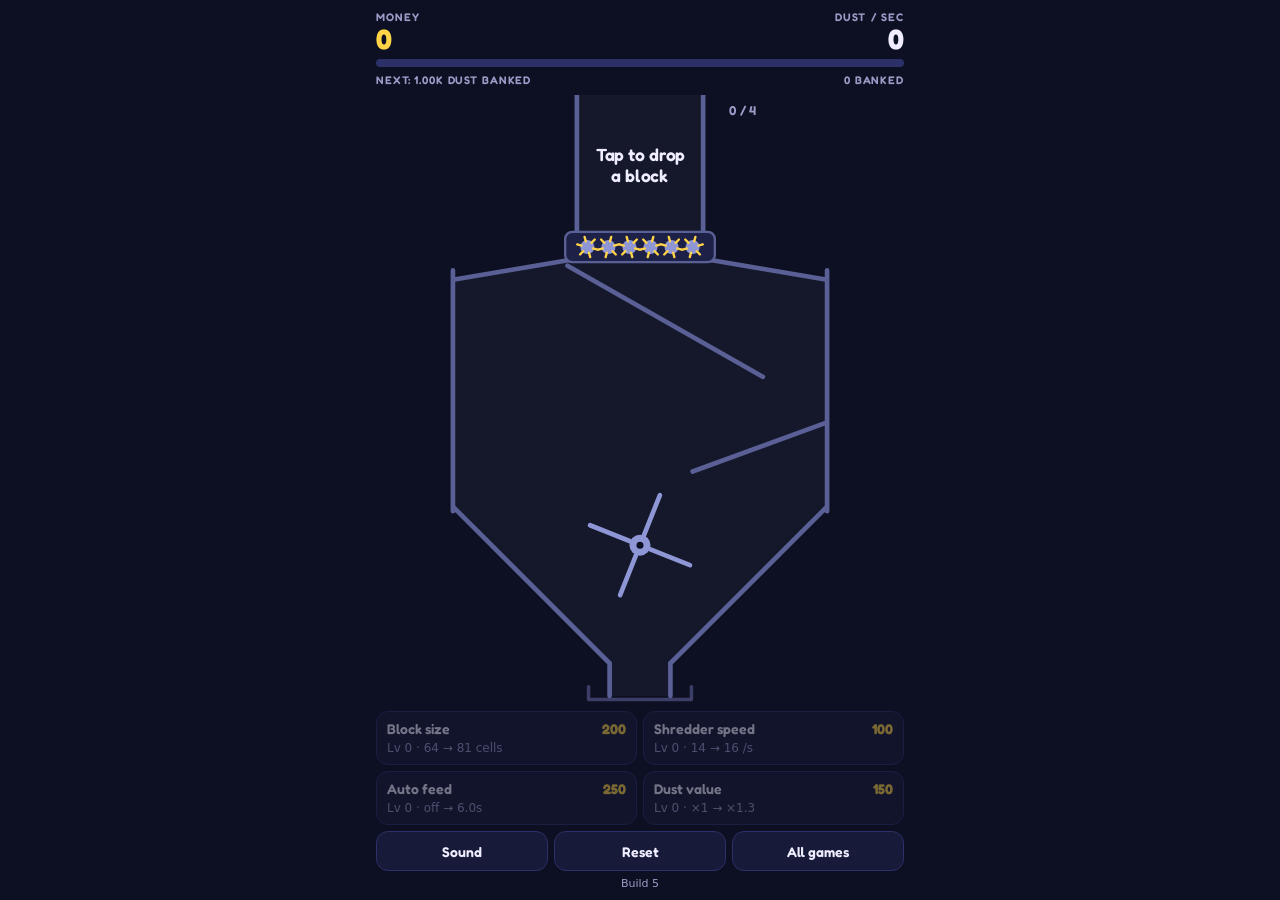
<file: shred.html>
<!doctype html>
<html lang="en">
<head>
<meta charset="utf-8">
<meta name="viewport" content="width=device-width,initial-scale=1,viewport-fit=cover">
<meta name="theme-color" content="#0d1022">
<title>Shredder</title>
<link rel="icon" href="data:image/svg+xml,%3Csvg xmlns='http://www.w3.org/2000/svg' viewBox='0 0 32 32'%3E%3Crect width='32' height='32' rx='7' fill='%230d1022'/%3E%3Ccircle cx='11' cy='12' r='7' fill='%23ff6a4d'/%3E%3Ccircle cx='21' cy='20' r='7' fill='%2338c6ff'/%3E%3C/svg%3E">
<link rel="preconnect" href="https://fonts.googleapis.com">
<link rel="preconnect" href="https://fonts.gstatic.com" crossorigin>
<link rel="stylesheet" href="https://fonts.googleapis.com/css2?family=Fredoka:wght@500;600;700&display=swap">
<style>
/* Layout: one phone screen. Money strip with the next goal, the machine, then four upgrade buttons and a row of small actions. */
:root{
  color-scheme:dark;
  --bg:#0d1022; --panel:#171a38; --line:#2c3068; --ink:#efedff; --mute:#9a9cc8;
  --glass:#bcd4ff; --go:#ffd447; --go-ink:#2b2300; --hot:#ff5a4f;
  --display:'Fredoka',ui-rounded,'Arial Rounded MT Bold',system-ui,sans-serif;
  --body:system-ui,-apple-system,'Segoe UI',Roboto,sans-serif;
}
*{box-sizing:border-box}
[hidden]{display:none!important}
html{background:var(--bg);overscroll-behavior:none}
html,body{height:100%;margin:0}
body{
  height:100dvh;
  background:var(--bg);color:var(--ink);font:14px var(--body);
  display:flex;flex-direction:column;gap:8px;
  padding-top:max(10px,env(safe-area-inset-top,0px));padding-bottom:max(10px,env(safe-area-inset-bottom,0px));
  padding-left:max(16px,env(safe-area-inset-left,0px));padding-right:max(16px,env(safe-area-inset-right,0px));
  max-width:560px;margin-inline:auto;overflow:hidden;
  -webkit-user-select:none;user-select:none;-webkit-touch-callout:none;touch-action:manipulation;
}
.top{display:grid;grid-template-columns:1fr 1fr;row-gap:6px;font-family:var(--display);flex:0 0 auto}
.stat{display:flex;flex-direction:column;gap:1px;min-width:0}
.stat.r{align-items:flex-end}
.lab{font-size:11px;font-weight:600;letter-spacing:.1em;text-transform:uppercase;color:var(--mute)}
.num{font-size:28px;font-weight:700;line-height:1;font-variant-numeric:tabular-nums}
#money{color:var(--go)}
.gauge{grid-column:1/-1;height:8px;border-radius:4px;background:var(--line);overflow:hidden}
.gauge i{display:block;height:100%;width:0;background:var(--glass);transition:width .2s linear}
.gl{grid-column:1/-1;display:flex;justify-content:space-between;gap:8px;font-size:11px;font-weight:600;letter-spacing:.08em;text-transform:uppercase;color:var(--mute);font-variant-numeric:tabular-nums}

#stage{position:relative;flex:1 1 0;min-height:160px}
#cv{position:absolute;inset:0;width:100%;height:100%;display:block;touch-action:none}

button,.btn{font:600 15px var(--display);color:var(--ink);background:var(--panel);border:1px solid var(--line);border-radius:12px;min-height:40px;padding:0 14px;cursor:pointer;text-decoration:none;display:inline-flex;align-items:center;justify-content:center}
button:focus-visible,.btn:focus-visible{outline:2px solid var(--go);outline-offset:2px}
button:active{transform:translateY(1px)}
button[aria-pressed="false"]{color:var(--mute);text-decoration:line-through}

footer{display:flex;flex-direction:column;gap:6px;flex:0 0 auto}
.ups{display:grid;grid-template-columns:1fr 1fr;gap:6px}
.up{display:grid;grid-template-columns:minmax(0,1fr) auto;column-gap:6px;row-gap:3px;align-items:baseline;text-align:left;justify-content:stretch;padding:8px 10px;min-height:54px}
.up .un{font-size:14px;font-weight:600;white-space:nowrap;overflow:hidden;text-overflow:ellipsis}
.up .uc{font-size:14px;font-weight:700;color:var(--go);font-variant-numeric:tabular-nums}
.up .ue{grid-column:1/-1;font:12px/1.25 var(--body);color:var(--mute);font-variant-numeric:tabular-nums}
.up.cant{opacity:.45}
.up.maxed .uc{color:var(--mute)}
.acts{display:flex;gap:6px}
.acts>*{flex:1 1 0;padding:0 6px;font-size:14px}
#btnReset.armed{border-color:var(--hot);color:var(--hot)}
#build{margin:0;font-size:11px;color:var(--mute);text-align:center}
@media (prefers-reduced-motion:reduce){.gauge i{transition:none}button:active{transform:none}}
</style>
</head>
<body>

<header class="top">
  <div class="stat"><span class="lab">Money</span><span class="num" id="money">0</span></div>
  <div class="stat r"><span class="lab">Dust / sec</span><span class="num" id="dps">0</span></div>
  <div class="gauge"><i id="mileFill"></i></div>
  <div class="gl"><span id="mile">Next: 1K dust banked</span><span id="banked">0 banked</span></div>
</header>

<main id="stage">
  <canvas id="cv"></canvas>
</main>

<footer>
  <div class="ups">
    <button type="button" class="up" id="up-block" data-up="block"><span class="un">Block size</span><span class="uc" id="cost-block"></span><span class="ue" id="fx-block"></span></button>
    <button type="button" class="up" id="up-speed" data-up="speed"><span class="un">Shredder speed</span><span class="uc" id="cost-speed"></span><span class="ue" id="fx-speed"></span></button>
    <button type="button" class="up" id="up-auto" data-up="auto"><span class="un">Auto feed</span><span class="uc" id="cost-auto"></span><span class="ue" id="fx-auto"></span></button>
    <button type="button" class="up" id="up-value" data-up="value"><span class="un">Dust value</span><span class="uc" id="cost-value"></span><span class="ue" id="fx-value"></span></button>
  </div>
  <div class="acts">
    <button type="button" id="btnSound" aria-pressed="true">Sound</button>
    <button type="button" id="btnReset">Reset</button>
    <a class="btn" id="lnkGames" href="lab.html">All games</a>
  </div>
  <p id="build"></p>
</footer>

<script>
//<sim>
// Pure simulation, no DOM. Blocks fall down a chute onto rollers, get eaten cell by cell into dust,
// and the dust runs through the machine to an outlet where it is banked for money.
const W=360,H=520,DT=1/60,G=520;
const PR=2.8,GCELL=6,CAP=1000,SUB=2,ITER=3,DAMP=.998,VMAX=450,SEG_T=2;   // dust radius, grid cell, live-dust cap, solver settings
const CS=6;                                   // size of one block cell
const CHUTE={x0:126,x1:234},ROLL_Y=120,PLATE_Y=140,BANK_Y=500,MAXQ=4;
const WHEEL={x:180,y:385,r0:9,r1:46,hub:9,w:-1.1,n:4};   // turns so its top carries dust the way it is already moving
const SEGS=[                                  // static walls, [x1,y1,x2,y2]
  [126,PLATE_Y,234,PLATE_Y],                  // plate under the rollers, so dust cannot climb back into the chute
  [126,PLATE_Y,20,158],[234,PLATE_Y,340,158], // shoulders
  [20,150,20,356],[340,150,340,356],          // side walls
  [118,146,285,241],                          // upper ramp: starts at the chute's edge (no dead area upstream) and stops short of the wall
  [340,280,225,322],                          // lower ramp, runs left and feeds the wheel
  [20,352,154,486],[340,352,206,486],         // funnel, steep so the whole pile keeps moving
  [154,486,154,514],[206,486,206,514],        // spout
];
const UP={
  block:{name:'Block size',base:200,max:8},
  speed:{name:'Shredder speed',base:100,max:20},   // level 20 is about 229/s, just under what the outlet can pass (about 250/s)
  auto:{name:'Auto feed',base:250,max:14},
  value:{name:'Dust value',base:150,max:999},
};
const GROW=1.6;
const blockN=l=>8+l;                                         // cells per side
const shredRate=l=>14*Math.pow(1.15,l);                      // cells eaten per second
const autoEvery=l=>l<=0?0:Math.max(.5,6/Math.pow(1.2,l-1));  // seconds between automatic blocks, 0 = off
const dustValue=l=>Math.pow(1.3,l);                          // money per grain of dust
const upCost=(k,l)=>Math.round(UP[k].base*Math.pow(GROW,l));
const nextMilestone=t=>Math.max(1000,Math.pow(10,Math.floor(Math.log10(Math.max(1,t)))+1));

function createShredder(rand,saved){
  const parts=[],blocks=[],events=[];
  const lv={block:0,speed:0,auto:0,value:0};
  const cols=Math.ceil(W/GCELL),rows=Math.ceil(H/GCELL),head=new Int32Array(cols*rows),next=new Int32Array(CAP+16);
  const s={parts,blocks,events,lv,money:0,totalDust:0,dps:0,backed:false,escaped:0,wheelA:0,rollA:0,autoT:0,acc:0,bankedStep:0,
    step,dropBlock,buy,canBuy,cost:k=>upCost(k,lv[k]),save,paddles:[]};
  if(saved&&typeof saved==='object'){
    if(Number.isFinite(saved.money)&&saved.money>=0)s.money=saved.money;
    if(Number.isFinite(saved.totalDust)&&saved.totalDust>=0)s.totalDust=saved.totalDust;
    if(saved.lv)for(const k in lv){const v=saved.lv[k];if(Number.isInteger(v)&&v>=0)lv[k]=Math.min(UP[k].max,v)}
  }

  function seg(x1,y1,x2,y2){const g={};setSeg(g,x1,y1,x2,y2);return g}
  function setSeg(g,x1,y1,x2,y2){
    const dx=x2-x1,dy=y2-y1,len=Math.sqrt(dx*dx+dy*dy)||1;
    g.x1=x1;g.y1=y1;g.dx=dx;g.dy=dy;g.len2=len*len;g.nx=-dy/len;g.ny=dx/len;
    g.ax=Math.min(x1,x2);g.bx=Math.max(x1,x2);g.ay=Math.min(y1,y2);g.by=Math.max(y1,y2);
  }
  const walls=SEGS.map(a=>seg(a[0],a[1],a[2],a[3]));
  for(let i=0;i<WHEEL.n;i++){const g=seg(0,0,1,1);s.paddles.push(g);walls.push(g)}
  function setPaddles(){
    for(let i=0;i<WHEEL.n;i++){
      const a=s.wheelA+i*6.283185/WHEEL.n,c=Math.cos(a),d=Math.sin(a);
      setSeg(s.paddles[i],WHEEL.x+c*WHEEL.r0,WHEEL.y+d*WHEEL.r0,WHEEL.x+c*WHEEL.r1,WHEEL.y+d*WHEEL.r1);
    }
  }
  setPaddles();

  const R=PR+SEG_T,HUB=WHEEL.hub+PR;
  // Push a grain out of a wall. It is pushed back to the side it came from, so a fast grain cannot pop through.
  function resolve(p,g){
    if(p.x<g.ax-R||p.x>g.bx+R||p.y<g.ay-R||p.y>g.by+R)return;
    const rx=p.x-g.x1,ry=p.y-g.y1,t=(rx*g.dx+ry*g.dy)/g.len2;
    if(t<=0||t>=1){
      const ex=t<=0?g.x1:g.x1+g.dx,ey=t<=0?g.y1:g.y1+g.dy,qx=p.x-ex,qy=p.y-ey,d2=qx*qx+qy*qy;
      if(d2<R*R){const d=Math.sqrt(d2)||.01;p.x=ex+qx/d*R;p.y=ey+qy/d*R}
      return;
    }
    const sd=rx*g.nx+ry*g.ny;
    let side=sd>=0?1:-1;
    const ox=p.px-g.x1,oy=p.py-g.y1,tp=(ox*g.dx+oy*g.dy)/g.len2;
    if(tp>0&&tp<1){const sp=ox*g.nx+oy*g.ny;if(sp*sd<0)side=sp>=0?1:-1}
    const pen=R-sd*side;
    if(pen>0){p.x+=g.nx*pen*side;p.y+=g.ny*pen*side}
  }
  function contain(p){
    for(let i=0;i<walls.length;i++)resolve(p,walls[i]);
    const hx=p.x-WHEEL.x,hy=p.y-WHEEL.y,d2=hx*hx+hy*hy;
    if(d2<HUB*HUB){const d=Math.sqrt(d2)||.01;p.x=WHEEL.x+hx/d*HUB;p.y=WHEEL.y+hy/d*HUB}
  }
  const D=PR*2,D2=D*D;
  function hit(a,b){
    const dx=b.x-a.x,dy=b.y-a.y,d2=dx*dx+dy*dy;
    if(d2>=D2)return;
    const d=Math.sqrt(d2)||.01,k=(D-d)*.5/d;
    a.x-=dx*k;a.y-=dy*k;b.x+=dx*k;b.y+=dy*k;
  }
  function pass(){
    const n=parts.length;
    head.fill(-1);
    for(let i=0;i<n;i++){
      const p=parts[i],c=Math.min(rows-1,Math.max(0,(p.y/GCELL)|0))*cols+Math.min(cols-1,Math.max(0,(p.x/GCELL)|0));
      next[i]=head[c];head[c]=i;
    }
    for(let cy=rows-1;cy>=0;cy--)for(let cx=0;cx<cols;cx++){
      const c=cy*cols+cx;
      for(let i=head[c];i!==-1;i=next[i]){
        const a=parts[i];
        for(let j=next[i];j!==-1;j=next[j])hit(a,parts[j]);
        if(cx+1<cols)for(let j=head[c+1];j!==-1;j=next[j])hit(a,parts[j]);
        if(cy+1<rows){
          if(cx>0)for(let j=head[c+cols-1];j!==-1;j=next[j])hit(a,parts[j]);
          for(let j=head[c+cols];j!==-1;j=next[j])hit(a,parts[j]);
          if(cx+1<cols)for(let j=head[c+cols+1];j!==-1;j=next[j])hit(a,parts[j]);
        }
      }
    }
  }

  function dropBlock(){
    if(blocks.length>=MAXQ){events.push({k:'full'});return false}
    const n=blockN(lv.block);
    let top=0;
    if(blocks.length){const t=blocks[blocks.length-1];top=t.y-t.rows*CS}
    const has=new Uint8Array(n).fill(1);
    blocks.push({n,rows:n,has,left:n,x:(CHUTE.x0+CHUTE.x1)/2-n*CS/2,y:Math.min(-2,top-4),vy:60,touched:false,hue:(rand()*12)|0});
    events.push({k:'drop'});
    return true;
  }
  function canBuy(k){return lv[k]<UP[k].max&&s.money>=upCost(k,lv[k])}
  function buy(k){
    if(!UP[k]||!canBuy(k))return false;
    s.money-=upCost(k,lv[k]);lv[k]++;
    events.push({k:'buy',up:k});
    return true;
  }
  function save(){return {v:1,money:s.money,totalDust:s.totalDust,lv:{block:lv.block,speed:lv.speed,auto:lv.auto,value:lv.value}}}

  function step(){
    // feeding
    const every=autoEvery(lv.auto);
    if(every>0){s.autoT+=DT;if(s.autoT>=every){if(blocks.length<MAXQ){dropBlock();s.autoT=0}else s.autoT=every}}
    for(let i=0;i<blocks.length;i++){
      const b=blocks[i],floor=i===0?ROLL_Y:blocks[i-1].y-blocks[i-1].rows*CS;
      if(b.touched)b.y=Math.min(floor,b.y+200*DT);
      else{
        b.vy+=G*DT;b.y+=b.vy*DT;
        if(b.y>=floor){b.y=floor;b.vy=0;if(i===0){b.touched=true;events.push({k:'crunch'})}}
      }
    }
    // shredding: eat cells out of the bottom row of the block on the rollers
    const b0=blocks[0];
    s.backed=false;
    if(b0&&b0.touched){
      const rate=shredRate(lv.speed);
      s.acc+=rate*DT;s.rollA+=(4+rate*.05)*DT;
      while(s.acc>=1){
        if(parts.length>=CAP){s.backed=true;s.acc=1;break}
        s.acc-=1;
        let k=(rand()*b0.left)|0,col=0;
        for(;col<b0.n;col++){if(b0.has[col]){if(k===0)break;k--}}
        b0.has[col]=0;b0.left--;
        const row=b0.rows-1;
        parts.push({x:b0.x+(col+.5)*CS+(rand()-.5)*2,y:PLATE_Y+R+1+rand()*3,px:0,py:0,vx:(rand()-.5)*90,vy:70+rand()*70,
          c:(b0.hue+Math.floor((col+row)*12/(2*b0.n-1)))%12,age:0});
        if(b0.left===0){
          b0.rows--;b0.y-=CS;
          if(b0.rows>0){b0.has.fill(1);b0.left=b0.n}
          else{blocks.shift();break}
        }
      }
    }else{s.acc=Math.min(s.acc,1);s.rollA+=1.2*DT}
    // dust
    const h=DT/SUB,n=parts.length;
    for(let q=0;q<SUB;q++){
      s.wheelA+=WHEEL.w*h;setPaddles();
      for(let i=0;i<n;i++){const p=parts[i];p.vy+=G*h;p.px=p.x;p.py=p.y;p.x+=p.vx*h;p.y+=p.vy*h}
      for(let it=0;it<ITER;it++){pass();for(let i=0;i<n;i++)contain(parts[i])}
      for(let i=0;i<n;i++){
        const p=parts[i];
        let vx=(p.x-p.px)/h*DAMP,vy=(p.y-p.py)/h*DAMP;
        const sp=vx*vx+vy*vy;
        if(sp>VMAX*VMAX){const k=VMAX/Math.sqrt(sp);vx*=k;vy*=k}
        p.vx=vx;p.vy=vy;
      }
    }
    // banking
    let banked=0;
    for(let i=parts.length-1;i>=0;i--){
      const p=parts[i];
      p.age+=DT;
      const inside=p.x>12&&p.x<348&&p.y>132&&(p.y<490||(p.x>146&&p.x<214));   // false for NaN too
      if(inside&&p.y<=BANK_Y)continue;
      if(!inside)s.escaped++;
      banked++;
      parts[i]=parts[parts.length-1];parts.pop();
    }
    if(banked){
      const goal=nextMilestone(s.totalDust);
      s.money+=banked*dustValue(lv.value);s.totalDust+=banked;
      if(s.totalDust>=goal)events.push({k:'milestone',at:goal});
    }
    s.bankedStep=banked;
    s.dps=s.dps*.97+banked*60*.03;
  }
  return s;
}
//</sim>

// ---------- Page ----------
const BUILD='Build 5';   // bump on every deploy so the phone shows which version is loaded
const $=id=>document.getElementById(id);
const cv=$('cv'),ctx=cv.getContext('2d');
const SAVE_KEY='shredder.save';
const PAL=[];for(let i=0;i<12;i++)PAL.push('hsl('+(i*30)+' 88% 62%)');
let game=null,last=0,acc=0,muted=false,saveT=0,toast='',toastT=0,tickT=0,glow=0;

function fmt(n){
  if(!Number.isFinite(n))return '0';
  if(n<1000)return n<10&&n%1?n.toFixed(1):String(Math.floor(n));
  const u=['K','M','B','T','Qa','Qi'];
  let i=-1;
  while(n>=1000&&i<u.length-1){n/=1000;i++}
  return (n<10?n.toFixed(2):n<100?n.toFixed(1):Math.floor(n))+u[i];
}

// ----- sound -----
let actx=null;
function audioOn(){
  if(muted)return;
  try{if(!actx)actx=new (window.AudioContext||window.webkitAudioContext)();if(actx.state==='suspended')actx.resume()}catch(e){actx=null}
}
function note(freq,dur,vol,type,delay){
  if(muted||!actx)return;
  try{
    const t=actx.currentTime+(delay||0),o=actx.createOscillator(),g=actx.createGain();
    o.type=type;o.frequency.setValueAtTime(freq,t);o.frequency.exponentialRampToValueAtTime(freq*.6,t+dur);
    g.gain.setValueAtTime(vol,t);g.gain.exponentialRampToValueAtTime(.001,t+dur);
    o.connect(g);g.connect(actx.destination);o.start(t);o.stop(t+dur);
  }catch(e){}
}
function crunch(){
  if(muted||!actx)return;
  try{
    const len=actx.sampleRate*.18|0,buf=actx.createBuffer(1,len,actx.sampleRate),d=buf.getChannelData(0);
    for(let i=0;i<len;i++)d[i]=(Math.random()*2-1)*Math.pow(1-i/len,1.6)*(i%90<45?1:.4);
    const src=actx.createBufferSource(),g=actx.createGain();src.buffer=buf;g.gain.value=.16;src.connect(g);g.connect(actx.destination);src.start();
  }catch(e){}
}

function onEvents(ev){
  for(const e of ev){
    if(e.k==='crunch'){crunch();note(90,.12,.1,'square')}
    else if(e.k==='drop')note(260,.06,.04,'triangle');
    else if(e.k==='full')note(80,.1,.08,'sine');
    else if(e.k==='buy'){note(660,.12,.07,'triangle');note(990,.18,.07,'triangle',.08);refreshUps(true)}
    else if(e.k==='milestone'){toast=fmt(e.at)+' dust banked!';toastT=2.5;[0,4,7,12].forEach((st,i)=>note(392*Math.pow(2,st/12),.25,.08,'triangle',i*.09))}
  }
  ev.length=0;
}

// ----- drawing -----
function fit(){
  const r=cv.getBoundingClientRect(),dpr=Math.min(2,window.devicePixelRatio||1);
  const w=Math.max(1,Math.round(r.width*dpr)),h=Math.max(1,Math.round(r.height*dpr));
  if(cv.width!==w||cv.height!==h){cv.width=w;cv.height=h}
}
function view(){const s=Math.min(cv.width/W,cv.height/H);return {s,ox:(cv.width-W*s)/2,oy:(cv.height-H*s)/2}}
function draw(){
  const {s,ox,oy}=view();
  ctx.setTransform(1,0,0,1,0,0);ctx.clearRect(0,0,cv.width,cv.height);
  ctx.setTransform(s,0,0,s,ox,oy);
  if(!game)return;
  const TAU=6.2832;
  ctx.lineCap='round';ctx.lineJoin='round';
  // machine body
  ctx.fillStyle='rgba(188,212,255,.04)';
  ctx.beginPath();ctx.moveTo(126,PLATE_Y);ctx.lineTo(234,PLATE_Y);ctx.lineTo(340,158);ctx.lineTo(340,352);ctx.lineTo(206,486);ctx.lineTo(206,514);ctx.lineTo(154,514);ctx.lineTo(154,486);ctx.lineTo(20,352);ctx.lineTo(20,158);ctx.closePath();ctx.fill();
  ctx.fillStyle='rgba(188,212,255,.04)';ctx.fillRect(CHUTE.x0,0,CHUTE.x1-CHUTE.x0,ROLL_Y);
  // blocks in the chute
  for(const b of game.blocks){
    let lastC=-1;
    for(let r=0;r<b.rows;r++){
      const y=b.y-(b.rows-r)*CS;
      if(y+CS<0)continue;
      const bottom=r===b.rows-1;
      for(let c=0;c<b.n;c++){
        if(bottom&&!b.has[c])continue;
        const ci=(b.hue+Math.floor((c+r)*12/(2*b.n-1)))%12;
        if(ci!==lastC){ctx.fillStyle=PAL[ci];lastC=ci}
        ctx.fillRect(b.x+c*CS,y,CS-.6,CS-.6);
      }
    }
  }
  // dust, one path per colour
  const parts=game.parts;
  for(let c=0;c<12;c++){
    let any=false;
    ctx.fillStyle=PAL[c];ctx.beginPath();
    for(const p of parts){if(p.c!==c)continue;any=true;ctx.moveTo(p.x+PR,p.y);ctx.arc(p.x,p.y,PR,0,TAU)}
    if(any)ctx.fill();
  }
  // walls
  ctx.strokeStyle='#5a6096';ctx.lineWidth=4;ctx.beginPath();
  for(let i=1;i<SEGS.length;i++){const g=SEGS[i];ctx.moveTo(g[0],g[1]);ctx.lineTo(g[2],g[3])}
  ctx.moveTo(CHUTE.x0,0);ctx.lineTo(CHUTE.x0,ROLL_Y);ctx.moveTo(CHUTE.x1,0);ctx.lineTo(CHUTE.x1,ROLL_Y);
  ctx.stroke();
  // paddle wheel
  ctx.strokeStyle='#8f96d6';ctx.lineWidth=4;ctx.beginPath();
  for(const g of game.paddles){ctx.moveTo(g.x1,g.y1);ctx.lineTo(g.x1+g.dx,g.y1+g.dy)}
  ctx.stroke();
  ctx.fillStyle='#8f96d6';ctx.beginPath();ctx.arc(WHEEL.x,WHEEL.y,WHEEL.hub,0,TAU);ctx.fill();
  ctx.fillStyle='#0d1022';ctx.beginPath();ctx.arc(WHEEL.x,WHEEL.y,3,0,TAU);ctx.fill();
  // roller housing and rollers
  ctx.fillStyle='#1d2148';ctx.strokeStyle='#5a6096';ctx.lineWidth=2;
  ctx.beginPath();if(ctx.roundRect)ctx.roundRect(116,ROLL_Y-3,128,PLATE_Y-ROLL_Y+6,6);else ctx.rect(116,ROLL_Y-3,128,PLATE_Y-ROLL_Y+6);
  ctx.fill();ctx.stroke();
  const hot=game.backed;
  for(let i=0;i<6;i++){
    const x=135+i*18,y=ROLL_Y+10,a=game.rollA*(i%2?-1:1);
    ctx.fillStyle=hot?'#7a3b46':'#8f96d6';ctx.beginPath();ctx.arc(x,y,6,0,TAU);ctx.fill();
    ctx.strokeStyle=hot?'#ff5a4f':'#ffd447';ctx.lineWidth=2;ctx.beginPath();
    for(let t=0;t<6;t++){const q=a+t*TAU/6;ctx.moveTo(x+Math.cos(q)*5,y+Math.sin(q)*5);ctx.lineTo(x+Math.cos(q)*9,y+Math.sin(q)*9)}
    ctx.stroke();
  }
  // collection tray under the spout
  ctx.strokeStyle=glow>.05?'#ffd447':'#5a6096';ctx.lineWidth=3;ctx.globalAlpha=.6+.4*Math.min(1,glow);
  ctx.beginPath();ctx.moveTo(136,506);ctx.lineTo(136,517);ctx.lineTo(224,517);ctx.lineTo(224,506);ctx.stroke();
  ctx.globalAlpha=1;
  // labels
  ctx.textAlign='center';ctx.textBaseline='middle';
  if(hot){ctx.fillStyle='#ff5a4f';ctx.font="600 11px Fredoka, system-ui, sans-serif";ctx.fillText('BACKED UP',300,128)}
  ctx.fillStyle='#9a9cc8';ctx.font="600 11px Fredoka, system-ui, sans-serif";
  ctx.fillText(game.blocks.length+' / '+MAXQ,268,14);
  if(!game.blocks.length&&game.lv.auto===0){ctx.font="600 15px Fredoka, system-ui, sans-serif";ctx.fillStyle='#efedff';ctx.fillText('Tap to drop',180,52);ctx.fillText('a block',180,70)}
  if(toastT>0){
    ctx.globalAlpha=Math.min(1,toastT);ctx.font="700 22px Fredoka, system-ui, sans-serif";ctx.fillStyle='#ffd447';
    ctx.fillText(toast,180,215);ctx.globalAlpha=1;
  }
}

// ----- strip and upgrade buttons -----
const shown={};
function setText(id,t){if(shown[id]!==t){shown[id]=t;$(id).textContent=t}}
function fxText(k){
  const l=game.lv[k],max=l>=UP[k].max;
  if(k==='block'){const n=blockN(l);return 'Lv '+l+' · '+n*n+(max?' cells':' → '+(n+1)*(n+1)+' cells')}
  if(k==='speed')return 'Lv '+l+' · '+fmt(shredRate(l))+(max?' /s':' → '+fmt(shredRate(l+1))+' /s');
  if(k==='auto'){const a=autoEvery(l),b=autoEvery(l+1);return 'Lv '+l+' · '+(a?'every '+a.toFixed(1)+'s':'off')+(max?'':' → '+b.toFixed(1)+'s')}
  return 'Lv '+l+' · ×'+fmt(dustValue(l))+' → ×'+fmt(dustValue(l+1));
}
function refreshUps(){
  for(const k in UP){
    const b=$('up-'+k),max=game.lv[k]>=UP[k].max;
    setText('fx-'+k,fxText(k));
    setText('cost-'+k,max?'MAX':fmt(game.cost(k)));
    const cant=!game.canBuy(k);
    if(b.classList.contains('cant')!==cant)b.classList.toggle('cant',cant);
    if(b.classList.contains('maxed')!==max)b.classList.toggle('maxed',max);
    if(shown['dis-'+k]!==cant){shown['dis-'+k]=cant;b.setAttribute('aria-disabled',String(cant))}
  }
}
function hud(){
  setText('money',fmt(game.money));
  setText('dps',fmt(game.dps));
  const goal=nextMilestone(game.totalDust),prev=goal<=1000?0:goal/10;
  setText('mile','Next: '+fmt(goal)+' dust banked');
  setText('banked',fmt(game.totalDust)+' banked');
  const w=Math.max(0,Math.min(100,(game.totalDust-prev)/(goal-prev)*100)).toFixed(0)+'%';
  if(shown.mileW!==w){shown.mileW=w;$('mileFill').style.width=w}
  refreshUps();
}

// ----- saving -----
function persist(){try{localStorage.setItem(SAVE_KEY,JSON.stringify(game.save()))}catch(e){}}
function load(){try{return JSON.parse(localStorage.getItem(SAVE_KEY))}catch(e){return null}}

// ----- loop -----
function frame(ts){
  const dt=Math.min(.05,(ts-last)/1000||0);last=ts;
  fit();
  acc+=dt;
  let n=0,banked=0;
  while(acc>=DT&&n<4){game.step();banked+=game.bankedStep;onEvents(game.events);acc-=DT;n++}
  if(n===4)acc=0;
  tickT-=dt;
  if(banked){glow=1;if(tickT<=0){tickT=.07;note(1100+Math.random()*500,.03,.012,'sine')}}
  glow*=.9;
  if(toastT>0)toastT-=dt;
  saveT+=dt;if(saveT>5){saveT=0;persist()}
  draw();hud();
  requestAnimationFrame(frame);
}

// ----- input -----
cv.addEventListener('pointerdown',e=>{e.preventDefault();audioOn();game.dropBlock()});
document.addEventListener('contextmenu',e=>e.preventDefault());
for(const k in UP)$('up-'+k).addEventListener('click',()=>{audioOn();if(!game.buy(k))note(80,.08,.06,'sine');else persist()});
$('btnSound').addEventListener('click',()=>{muted=!muted;$('btnSound').setAttribute('aria-pressed',String(!muted));if(!muted)audioOn()});
let armed=0;
$('btnReset').addEventListener('click',()=>{
  const b=$('btnReset');
  if(!armed){
    b.textContent='Tap again to wipe';b.classList.add('armed');
    armed=setTimeout(()=>{armed=0;b.textContent='Reset';b.classList.remove('armed')},3000);
    return;
  }
  clearTimeout(armed);armed=0;b.textContent='Reset';b.classList.remove('armed');
  try{localStorage.removeItem(SAVE_KEY)}catch(e){}
  game=createShredder(Math.random,null);
});
window.addEventListener('pagehide',persist);
document.addEventListener('visibilitychange',()=>{if(document.hidden)persist()});

$('build').textContent=BUILD;
game=createShredder(Math.random,load());
requestAnimationFrame(frame);
</script>
</body>
</html>
</file>
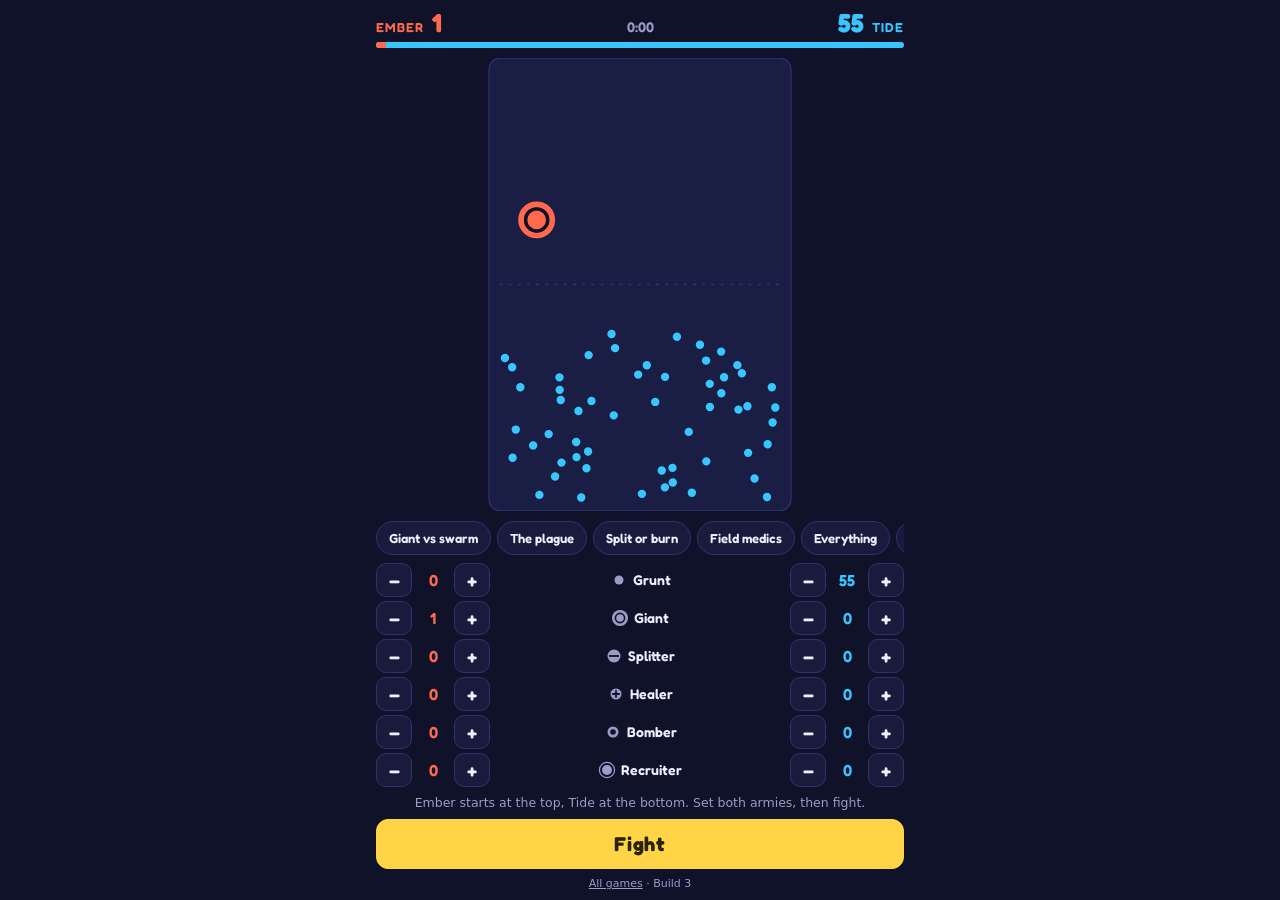
<file: wars.html>
<!doctype html>
<html lang="en">
<head>
<meta charset="utf-8">
<meta name="viewport" content="width=device-width,initial-scale=1,viewport-fit=cover">
<meta name="theme-color" content="#10122a">
<title>Ball Wars</title>
<link rel="icon" href="data:image/svg+xml,%3Csvg xmlns='http://www.w3.org/2000/svg' viewBox='0 0 32 32'%3E%3Crect width='32' height='32' rx='7' fill='%2310122a'/%3E%3Ccircle cx='11' cy='12' r='7' fill='%23ff6a4d'/%3E%3Ccircle cx='21' cy='20' r='7' fill='%2338c6ff'/%3E%3C/svg%3E">
<link rel="preconnect" href="https://fonts.googleapis.com">
<link rel="preconnect" href="https://fonts.gstatic.com" crossorigin>
<link rel="stylesheet" href="https://fonts.googleapis.com/css2?family=Fredoka:wght@500;600;700&display=swap">
<style>
/* Layout: one phone screen, top to bottom: score strip, the arena board, then the army sheet (setup) or a slim control bar (battle). */
:root{
  color-scheme:dark;
  --bg:#10122a; --board:#1a1d44; --panel:#181b3c; --line:#2e3270; --ink:#efedff; --mute:#9a9cc8;
  --ember:#ff6a4d; --tide:#38c6ff; --go:#ffd447; --go-ink:#2b2300;
  --display:'Fredoka',ui-rounded,'Arial Rounded MT Bold',system-ui,sans-serif;
  --body:system-ui,-apple-system,'Segoe UI',Roboto,sans-serif;
}
*{box-sizing:border-box}
[hidden]{display:none!important}
html{background:var(--bg);overscroll-behavior:none}
html,body{height:100%;margin:0}
body{
  height:100dvh;
  background:var(--bg);color:var(--ink);font:14px var(--body);
  display:flex;flex-direction:column;gap:10px;
  padding-top:max(10px,env(safe-area-inset-top,0px));padding-bottom:max(10px,env(safe-area-inset-bottom,0px));
  padding-left:max(16px,env(safe-area-inset-left,0px));padding-right:max(16px,env(safe-area-inset-right,0px));
  max-width:560px;margin-inline:auto;overflow:hidden;
  -webkit-user-select:none;user-select:none;-webkit-touch-callout:none;touch-action:manipulation;
}

.score{display:grid;grid-template-columns:1fr auto 1fr;align-items:baseline;row-gap:6px;font-family:var(--display);flex:0 0 auto}
.side{display:flex;align-items:baseline;gap:8px;min-width:0}
.side.a{color:var(--ember)}
.side.b{color:var(--tide);justify-content:flex-end}
.side .name{font-size:13px;font-weight:600;letter-spacing:.08em;text-transform:uppercase}
.side .n{font-size:26px;font-weight:700;line-height:1;font-variant-numeric:tabular-nums}
.clock{font-size:14px;font-weight:600;color:var(--mute);font-variant-numeric:tabular-nums}
.clock.ot{color:var(--go)}
.split{grid-column:1/-1;height:6px;border-radius:3px;background:var(--tide);overflow:hidden}
.split.empty{background:var(--line)}
.split i{display:block;height:100%;width:50%;background:var(--ember);transition:width .15s linear}
.split.empty i{width:0}

#stage{position:relative;flex:1 1 0;min-height:120px}
#cv{position:absolute;inset:0;width:100%;height:100%;display:block}
#result{position:absolute;inset:0;display:flex;flex-direction:column;align-items:center;justify-content:center;gap:8px;text-align:center;background:color-mix(in srgb,var(--bg) 68%,transparent);border-radius:14px}
#result h2{margin:0;font:700 40px/1 var(--display);text-wrap:balance}
#result h2.a{color:var(--ember)}
#result h2.b{color:var(--tide)}
#result p{margin:0 0 8px;color:var(--mute);font-size:14px}
#result .acts{display:flex;gap:8px;flex-wrap:wrap;justify-content:center}

button{font:600 15px var(--display);color:var(--ink);background:var(--panel);border:1px solid var(--line);border-radius:12px;min-height:40px;padding:0 14px;cursor:pointer}
button:focus-visible{outline:2px solid var(--go);outline-offset:2px}
button:active{transform:translateY(1px)}
button:disabled{opacity:.4;cursor:default}
button.go{background:var(--go);color:var(--go-ink);border-color:var(--go);font-size:20px;font-weight:700;min-height:50px;letter-spacing:.04em}
button[aria-pressed="false"]{color:var(--mute);text-decoration:line-through}

#sheet{display:flex;flex-direction:column;gap:8px;flex:0 1 auto;max-height:62%;overflow-y:auto}
.presets{display:flex;gap:6px;overflow-x:auto;scrollbar-width:none;flex:0 0 auto}
.presets::-webkit-scrollbar{display:none}
.presets button{flex:0 0 auto;min-height:34px;font-size:13px;border-radius:17px;padding:0 12px}
.rows{display:flex;flex-direction:column;gap:4px}
.row{display:grid;grid-template-columns:1fr minmax(0,auto) 1fr;align-items:center;gap:6px}
.step{display:flex;align-items:center;gap:2px}
.step.b{justify-content:flex-end}
.step button{width:36px;min-height:34px;padding:0;font-size:20px;line-height:1;border-radius:10px}
.step output{width:38px;text-align:center;font:600 16px var(--display);font-variant-numeric:tabular-nums}
.step.a output{color:var(--ember)}
.step.b output{color:var(--tide)}
.unit{display:flex;align-items:center;justify-content:center;gap:5px;font:600 14px var(--display);color:var(--ink);min-width:0}
.unit svg{flex:0 0 auto;color:var(--mute)}
#hint{margin:0;font-size:12.5px;line-height:1.3;color:var(--mute);text-align:center;min-height:1.3em}
.foot{margin:0;font-size:11px;color:var(--mute);text-align:center;font-variant-numeric:tabular-nums}
.foot a{color:var(--mute)}

#bar{display:flex;gap:6px;flex:0 0 auto}
#bar button{flex:1 1 0;padding:0 6px}

@media (prefers-reduced-motion:reduce){.split i{transition:none}button:active{transform:none}}
</style>
</head>
<body>

<header class="score">
  <div class="side a"><span class="name">Ember</span><span class="n" id="nA">0</span></div>
  <div class="clock" id="clock">0:00</div>
  <div class="side b"><span class="n" id="nB">0</span><span class="name">Tide</span></div>
  <div class="split" id="split"><i id="splitA"></i></div>
</header>

<main id="stage">
  <canvas id="cv"></canvas>
  <div id="result" hidden>
    <h2 id="resTitle"></h2>
    <p id="resSub"></p>
    <div class="acts">
      <button type="button" id="btnRematch" class="go">Rematch</button>
      <button type="button" id="btnChange">Change armies</button>
    </div>
  </div>
</main>

<section id="sheet">
  <div class="presets" id="presets"></div>
  <div class="rows" id="rows"></div>
  <p id="hint"></p>
  <button type="button" id="btnFight" class="go">Fight</button>
  <p class="foot"><a href="lab.html">All games</a> · <span id="build"></span></p>
</section>

<nav id="bar" hidden>
  <button type="button" id="btnPause">Pause</button>
  <button type="button" id="btnSpeed">1×</button>
  <button type="button" id="btnSound" aria-pressed="true">Sound</button>
  <button type="button" id="btnArmies">Armies</button>
</nav>

<script>
//<sim>
// Pure simulation: no DOM, fixed timestep, seeded. Same setup + seed gives the same battle.
const W=360,H=540,DT=1/60,CAP=2500,OVERTIME=60,BIG=11,CELL=22;
const TYPES={
  grunt:    {name:'Grunt',    r:5,  hp:30,  dmg:6,  acc:260,max:95, cd:.30,limit:600,desc:'Cheap and quick. Dies in a few hits.'},
  giant:    {name:'Giant',    r:22, hp:1600,dmg:26, acc:120,max:55, cd:.10,limit:8,  desc:'Huge and slow. Hits everything it touches.'},
  splitter: {name:'Splitter', r:9,  hp:70,  dmg:10, acc:200,max:80, cd:.30,limit:150,desc:'Bursts into two smaller balls, twice over.'},
  healer:   {name:'Healer',   r:6,  hp:45,  dmg:2,  acc:220,max:85, cd:.40,limit:100,desc:'Mends nearby allies and hangs back.'},
  bomber:   {name:'Bomber',   r:6,  hp:20,  dmg:0,  acc:300,max:120,cd:.30,limit:200,desc:'Explodes on first contact. Blasts chain.'},
  recruiter:{name:'Recruiter',r:7,  hp:150, dmg:28, acc:230,max:90, cd:.35,limit:100,desc:'Whatever it kills joins its team.'},
};
const ORDER=['grunt','giant','splitter','healer','bomber','recruiter'];
const HEAL=5,HEAL_R=42,BOOM_R=36,BOOM_DMG=55;

function mulberry32(a){return function(){a|=0;a=a+0x6D2B79F5|0;let t=Math.imul(a^a>>>15,1|a);t=t+Math.imul(t^t>>>7,61|t)^t;return((t^t>>>14)>>>0)/4294967296}}

function createSim(setup,seed){
  const rnd=mulberry32(seed);
  const balls=[],events=[],spawns=[],booms=[],bigs=[];
  const cols=Math.ceil(W/CELL),rows=Math.ceil(H/CELL);
  const head=new Int32Array(cols*rows),next=new Int32Array(CAP+8);
  let nextId=1,tick=0;
  const sim={balls,events,t:0,over:false,winner:null,count:[0,0],overtime:false,step};

  function make(team,type,x,y,gen){
    const T=TYPES[type],r=T.r*Math.pow(.7,gen),hp=T.hp*Math.pow(.45,gen);
    return {id:nextId++,team,type,gen,x,y,vx:0,vy:0,r,m:r*r,hp,maxHp:hp,dmg:T.dmg*Math.pow(.75,gen),
      acc:T.acc,drag:T.acc/T.max,cdMax:T.cd,cd:0,hit:0,healTick:-99,target:null,follow:false,boomed:false,alive:true};
  }

  // Placement: Ember (team 0) fills the top of the board, Tide (team 1) the bottom.
  const occ=Array.from({length:cols*rows},()=>[]),placedBig=[];
  const cellOf=(x,y)=>Math.min(rows-1,Math.max(0,(y/CELL)|0))*cols+Math.min(cols-1,Math.max(0,(x/CELL)|0));
  function isFree(x,y,r){
    for(const o of placedBig){const dx=o.x-x,dy=o.y-y,rr=o.r+r+1;if(dx*dx+dy*dy<rr*rr)return false}
    if(r>BIG)return true;
    const cx=Math.min(cols-1,Math.max(0,(x/CELL)|0)),cy=Math.min(rows-1,Math.max(0,(y/CELL)|0));
    for(let yy=Math.max(0,cy-1);yy<=Math.min(rows-1,cy+1);yy++)for(let xx=Math.max(0,cx-1);xx<=Math.min(cols-1,cx+1);xx++)
      for(const o of occ[yy*cols+xx]){const dx=o.x-x,dy=o.y-y,rr=o.r+r+1;if(dx*dx+dy*dy<rr*rr)return false}
    return true;
  }
  function place(team,type){
    const r=TYPES[type].r,back=team===0?r+4:H-r-4,front=team===0?H*.4:H*.6;
    let x=0,y=0;
    for(let k=0;k<14;k++){
      x=r+4+rnd()*(W-2*r-8);
      let f=rnd();if(type==='healer')f*=.4;
      y=back+f*(front-back);
      if(isFree(x,y,r))break;
    }
    const b=make(team,type,x,y,0);balls.push(b);
    if(r>BIG)placedBig.push(b);else occ[cellOf(x,y)].push(b);
  }
  for(const type of ['giant','splitter','recruiter','bomber','healer','grunt'])
    for(let team=0;team<2;team++){
      const n=Math.min(TYPES[type].limit,(team===0?setup.a:setup.b)[type]|0);
      for(let i=0;i<n&&balls.length<CAP;i++)place(team,type);
    }
  // Shuffle so array order carries no team information; otherwise whoever is placed first gets a real edge in contact order.
  for(let i=balls.length-1;i>0;i--){const j=(rnd()*(i+1))|0,tmp=balls[i];balls[i]=balls[j];balls[j]=tmp}
  recount();

  function recount(){let a=0,b=0;for(const o of balls)o.team===0?a++:b++;sim.count[0]=a;sim.count[1]=b}

  function nearestEnemy(b){
    let best=null,bd=1e18;
    for(const o of balls){if(o.team===b.team||!o.alive)continue;const dx=o.x-b.x,dy=o.y-b.y,d=dx*dx+dy*dy;if(d<bd){bd=d;best=o}}
    return best;
  }
  function allyToTend(b){
    let hurtOne=null,hd=1e18,any=null,ad=1e18;
    for(const o of balls){
      if(o.team!==b.team||o===b||!o.alive||o.type==='healer')continue;
      const dx=o.x-b.x,dy=o.y-b.y,d=dx*dx+dy*dy;
      if(d<ad){ad=d;any=o}
      if(o.hp<o.maxHp*.9&&d<hd){hd=d;hurtOne=o}
    }
    return hurtOne||any;
  }

  function hurt(v,amt,src){
    if(!v.alive)return;
    v.hp-=amt;v.hit=.1;
    if(v.hp<=0)kill(v,src);
  }
  function kill(v,src){
    if(src&&src.type==='recruiter'&&src.alive&&v.type!=='giant'&&v.type!=='bomber'){
      v.team=src.team;v.hp=v.maxHp*.6;v.target=null;v.cd=.3;
      events.push({k:'turn',x:v.x,y:v.y,team:v.team,r:v.r});
      return;
    }
    v.alive=false;
    events.push({k:'die',x:v.x,y:v.y,team:v.team,r:v.r});
    if(v.type==='bomber'&&!v.boomed){v.boomed=true;booms.push(v)}
    if(v.type==='splitter'&&v.gen<2){
      const a=rnd()*Math.PI*2;
      for(const s of [-1,1]){
        const c=make(v.team,'splitter',v.x+Math.cos(a)*v.r*.4*s,v.y+Math.sin(a)*v.r*.4*s,v.gen+1);
        c.vx=v.vx+Math.cos(a)*70*s;c.vy=v.vy+Math.sin(a)*70*s;c.cd=.2;
        spawns.push(c);
      }
    }
  }

  function collide(a,b){
    if(!a.alive||!b.alive)return;
    const dx=b.x-a.x,dy=b.y-a.y,rr=a.r+b.r,d2=dx*dx+dy*dy;
    if(d2>=rr*rr)return;
    const d=Math.sqrt(d2)||.01,nx=dx/d,ny=dy/d,tm=a.m+b.m,ov=rr-d;
    a.x-=nx*ov*b.m/tm;a.y-=ny*ov*b.m/tm;b.x+=nx*ov*a.m/tm;b.y+=ny*ov*a.m/tm;
    const rvn=(b.vx-a.vx)*nx+(b.vy-a.vy)*ny,foe=a.team!==b.team;
    if(rvn<0){
      const j=-(1+(foe?.9:.2))*rvn/(1/a.m+1/b.m);
      a.vx-=j/a.m*nx;a.vy-=j/a.m*ny;b.vx+=j/b.m*nx;b.vy+=j/b.m*ny;
    }
    if(!foe)return;
    if(a.type==='bomber'&&!a.boomed){a.boomed=true;booms.push(a)}
    if(b.type==='bomber'&&!b.boomed){b.boomed=true;booms.push(b)}
    const f=Math.min(2,Math.max(.5,-rvn/50));
    const aHits=a.cd<=0&&a.dmg>0,bHits=b.cd<=0&&b.dmg>0;
    if(aHits){a.cd=a.cdMax;hurt(b,a.dmg*f,a)}
    if(bHits&&a.team!==b.team){b.cd=b.cdMax;hurt(a,b.dmg*f,b)}
  }

  function step(){
    tick++;
    const n=balls.length;
    // steer and move
    for(let i=0;i<n;i++){
      const b=balls[i];
      if(b.cd>0)b.cd-=DT;
      if(b.hit>0)b.hit-=DT;
      let tg=b.target;
      if(!tg||!tg.alive||(tg.team===b.team)!==b.follow||(tick+b.id)%24===0){
        tg=null;b.follow=false;
        if(b.type==='healer'){tg=allyToTend(b);if(tg)b.follow=true}
        if(!tg)tg=nearestEnemy(b);
        b.target=tg;
      }
      if(tg){
        const dx=tg.x-b.x,dy=tg.y-b.y,d=Math.sqrt(dx*dx+dy*dy)||1;
        if(!(b.follow&&d<tg.r+b.r+12)){b.vx+=dx/d*b.acc*DT;b.vy+=dy/d*b.acc*DT}
      }
      const k=1-b.drag*DT;b.vx*=k;b.vy*=k;
      b.x+=b.vx*DT;b.y+=b.vy*DT;
      if(b.x<b.r){b.x=b.r;b.vx=Math.abs(b.vx)*.8}else if(b.x>W-b.r){b.x=W-b.r;b.vx=-Math.abs(b.vx)*.8}
      if(b.y<b.r){b.y=b.r;b.vy=Math.abs(b.vy)*.8}else if(b.y>H-b.r){b.y=H-b.r;b.vy=-Math.abs(b.vy)*.8}
    }
    // collisions: small balls through a grid, big balls against everyone
    // Contacts resolve top to bottom, which favours the top army in a crowd. Mirroring the board on random ticks cancels that.
    const flip=rnd()<.5,ev0=events.length;
    if(flip)for(let i=0;i<n;i++){const b=balls[i];b.y=H-b.y;b.vy=-b.vy}
    head.fill(-1);bigs.length=0;
    for(let i=0;i<n;i++){
      const b=balls[i];
      if(b.r>BIG){bigs.push(i);continue}
      const c=cellOf(b.x,b.y);next[i]=head[c];head[c]=i;
    }
    for(let cy=0;cy<rows;cy++)for(let cx=0;cx<cols;cx++){
      const c=cy*cols+cx;
      for(let i=head[c];i!==-1;i=next[i]){
        const a=balls[i];
        for(let j=next[i];j!==-1;j=next[j])collide(a,balls[j]);
        if(cx+1<cols)for(let j=head[c+1];j!==-1;j=next[j])collide(a,balls[j]);
        if(cy+1<rows){
          if(cx>0)for(let j=head[c+cols-1];j!==-1;j=next[j])collide(a,balls[j]);
          for(let j=head[c+cols];j!==-1;j=next[j])collide(a,balls[j]);
          if(cx+1<cols)for(let j=head[c+cols+1];j!==-1;j=next[j])collide(a,balls[j]);
        }
      }
    }
    for(const bi of bigs){
      const a=balls[bi];
      for(let j=0;j<n;j++){
        if(j===bi)continue;
        const o=balls[j];
        if(o.r>BIG&&j<bi)continue;
        collide(a,o);
      }
    }
    if(flip){
      for(let i=0;i<n;i++){const b=balls[i];b.y=H-b.y;b.vy=-b.vy}
      for(const s of spawns){s.y=H-s.y;s.vy=-s.vy}
      for(let i=ev0;i<events.length;i++)events[i].y=H-events[i].y;
    }
    // explosions (may chain through other bombers)
    while(booms.length){
      const s=booms.pop();
      s.alive=false;
      events.push({k:'boom',x:s.x,y:s.y,team:s.team,r:BOOM_R});
      for(let j=0;j<n;j++){
        const o=balls[j];
        if(!o.alive||o===s)continue;
        const dx=o.x-s.x,dy=o.y-s.y,dc=Math.sqrt(dx*dx+dy*dy)||1,d=dc-o.r;
        if(d>=BOOM_R)continue;
        const f=1-Math.max(0,d)/BOOM_R,kb=200*f*Math.min(1,40/o.m);
        o.vx+=dx/dc*kb;o.vy+=dy/dc*kb;
        if(o.team!==s.team)hurt(o,BOOM_DMG*f,s);
      }
    }
    // healing pulses
    for(let i=0;i<n;i++){
      const b=balls[i];
      if(b.type!=='healer'||!b.alive||(tick+b.id*7)%30!==0)continue;
      let any=false;
      for(let j=0;j<n;j++){
        const o=balls[j];
        if(o.team!==b.team||!o.alive||o.hp>=o.maxHp||tick-o.healTick<30)continue;
        const dx=o.x-b.x,dy=o.y-b.y,rr=HEAL_R+o.r;
        if(dx*dx+dy*dy<rr*rr){o.hp=Math.min(o.maxHp,o.hp+HEAL);o.healTick=tick;any=true}
      }
      if(any)events.push({k:'heal',x:b.x,y:b.y,team:b.team,r:HEAL_R});
    }
    // overtime: everything left starts to burn, faster and faster
    if(!sim.over&&sim.t>OVERTIME){
      sim.overtime=true;
      const rate=(.03+(sim.t-OVERTIME)*.012)*DT;
      for(let i=0;i<n;i++){const o=balls[i];if(o.alive){o.hp-=o.maxHp*rate;if(o.hp<=0)kill(o,null)}}
    }
    // tidy up
    let w=0;
    for(let i=0;i<n;i++)if(balls[i].alive)balls[w++]=balls[i];
    balls.length=w;
    for(const s of spawns)if(balls.length<CAP)balls.push(s);
    spawns.length=0;
    recount();
    if(!sim.over){
      sim.t+=DT;
      const a=sim.count[0],b=sim.count[1];
      if(a===0||b===0){sim.over=true;sim.winner=a===0&&b===0?'draw':a===0?1:0}
    }
  }
  return sim;
}
//</sim>

// ---------- Page ----------
const BUILD='Build 3';   // bump on every deploy so the phone shows which version is loaded
const $=id=>document.getElementById(id);
const cv=$('cv'),ctx=cv.getContext('2d');
const css=getComputedStyle(document.documentElement);
const C={board:css.getPropertyValue('--board').trim(),line:css.getPropertyValue('--line').trim(),ink:css.getPropertyValue('--ink').trim(),
  bg:css.getPropertyValue('--bg').trim(),go:css.getPropertyValue('--go').trim(),
  team:[css.getPropertyValue('--ember').trim(),css.getPropertyValue('--tide').trim()]};
const TEAM_NAME=['Ember','Tide'];
const calm=window.matchMedia&&matchMedia('(prefers-reduced-motion: reduce)').matches;

const PRESETS=[
  {name:'Giant vs swarm', a:{giant:1},b:{grunt:55}},
  {name:'The plague',     a:{recruiter:5},b:{grunt:60}},
  {name:'Split or burn',  a:{splitter:15},b:{bomber:60}},
  {name:'Field medics',   a:{grunt:60,healer:10},b:{grunt:105}},
  {name:'Everything',     a:{grunt:60,giant:1,splitter:10,healer:6,bomber:10,recruiter:3},b:{grunt:60,giant:1,splitter:10,healer:6,bomber:10,recruiter:3}},
];
const blank=()=>Object.fromEntries(ORDER.map(t=>[t,0]));
const fill=o=>Object.assign(blank(),o);

let setup={a:fill(PRESETS[0].a),b:fill(PRESETS[0].b)};
let seed=1,sim=null,mode='setup',paused=false,speed=1,muted=false;
let acc=0,last=0,overFor=0,shake=0;
const parts=[],rings=[];
const newSeed=()=>(Math.random()*2147483647)|0;

// ----- sound -----
let actx=null,lastNote=0;
const PENT=[0,2,4,7,9,12,14,16];
function audioOn(){
  if(muted)return;
  try{if(!actx)actx=new (window.AudioContext||window.webkitAudioContext)();if(actx.state==='suspended')actx.resume()}catch(e){actx=null}
}
function note(freq,dur,vol,type,force){
  if(muted||!actx)return;
  const now=actx.currentTime;
  if(!force&&now-lastNote<.035)return;
  lastNote=now;
  try{
    const o=actx.createOscillator(),g=actx.createGain();
    o.type=type;o.frequency.setValueAtTime(freq,now);o.frequency.exponentialRampToValueAtTime(freq*.6,now+dur);
    g.gain.setValueAtTime(vol,now);g.gain.exponentialRampToValueAtTime(.001,now+dur);
    o.connect(g);g.connect(actx.destination);o.start(now);o.stop(now+dur);
  }catch(e){}
}

// ----- effects from sim events -----
function onEvents(ev){
  for(const e of ev){
    if(e.k==='die'){
      const n=Math.min(7,2+(e.r/3|0));
      for(let i=0;i<n&&parts.length<420;i++){
        const a=Math.random()*6.283,s=30+Math.random()*90;
        parts.push({x:e.x,y:e.y,vx:Math.cos(a)*s,vy:Math.sin(a)*s,life:.45,max:.45,team:e.team,size:Math.max(1.2,e.r*.35)});
      }
      if(e.r>15){shake=Math.max(shake,10);note(110,.4,.2,'sawtooth',true)}
      else note((e.team?440:330)*Math.pow(2,PENT[(Math.random()*8)|0]/12),.09,.05,'triangle');
    }else if(e.k==='boom'){
      rings.push({x:e.x,y:e.y,r0:5,r1:e.r,life:.3,max:.3,color:C.go,w:3});
      shake=Math.max(shake,4);note(85,.22,.16,'sawtooth',true);
    }else if(e.k==='heal'){
      if(rings.length<120)rings.push({x:e.x,y:e.y,r0:8,r1:e.r,life:.4,max:.4,color:C.ink,w:1});
    }else if(e.k==='turn'){
      rings.push({x:e.x,y:e.y,r0:e.r,r1:e.r+12,life:.35,max:.35,color:C.team[e.team],w:2});
      note(620,.1,.04,'square');
    }
  }
  ev.length=0;
}

// ----- drawing -----
function fit(){
  const r=cv.getBoundingClientRect(),dpr=Math.min(2,window.devicePixelRatio||1);
  const w=Math.max(1,Math.round(r.width*dpr)),h=Math.max(1,Math.round(r.height*dpr));
  if(cv.width!==w||cv.height!==h){cv.width=w;cv.height=h}
}
function boardPath(){
  ctx.beginPath();
  if(ctx.roundRect)ctx.roundRect(0,0,W,H,14);else ctx.rect(0,0,W,H);
}
function draw(){
  const cw=cv.width,ch=cv.height;
  ctx.setTransform(1,0,0,1,0,0);ctx.clearRect(0,0,cw,ch);
  const s=Math.min(cw/W,ch/H);
  const sx=calm?0:(Math.random()-.5)*shake,sy=calm?0:(Math.random()-.5)*shake;
  ctx.setTransform(s,0,0,s,(cw-W*s)/2+sx*s,(ch-H*s)/2+sy*s);
  ctx.fillStyle=C.board;boardPath();ctx.fill();
  ctx.strokeStyle=C.line;ctx.lineWidth=1.5;ctx.stroke();
  ctx.setLineDash([4,7]);ctx.beginPath();ctx.moveTo(12,H/2);ctx.lineTo(W-12,H/2);ctx.stroke();ctx.setLineDash([]);
  if(!sim)return;
  const balls=sim.balls,TAU=6.2832;
  // bodies, one path per team, then the ones flashing from a hit
  for(let t=0;t<2;t++){
    ctx.fillStyle=C.team[t];ctx.beginPath();
    for(const b of balls){if(b.team!==t||b.hit>0)continue;ctx.moveTo(b.x+b.r,b.y);ctx.arc(b.x,b.y,b.r,0,TAU)}
    ctx.fill();
  }
  ctx.fillStyle=C.ink;ctx.beginPath();
  for(const b of balls){if(b.hit<=0)continue;ctx.moveTo(b.x+b.r,b.y);ctx.arc(b.x,b.y,b.r,0,TAU)}
  ctx.fill();
  // markings by type
  ctx.strokeStyle=C.bg;ctx.lineWidth=1.6;ctx.beginPath();
  for(const b of balls){
    if(b.r<5)continue;
    if(b.type==='splitter'){ctx.moveTo(b.x-b.r*.62,b.y);ctx.lineTo(b.x+b.r*.62,b.y)}
    else if(b.type==='healer'){const k=b.r*.55;ctx.moveTo(b.x-k,b.y);ctx.lineTo(b.x+k,b.y);ctx.moveTo(b.x,b.y-k);ctx.lineTo(b.x,b.y+k)}
  }
  ctx.stroke();
  ctx.fillStyle=C.bg;ctx.beginPath();
  for(const b of balls){if(b.type==='bomber'){ctx.moveTo(b.x+b.r*.5,b.y);ctx.arc(b.x,b.y,b.r*.5,0,TAU)}}
  ctx.fill();
  ctx.strokeStyle=C.ink;ctx.lineWidth=1.2;ctx.beginPath();
  for(const b of balls){if(b.type==='recruiter'){ctx.moveTo(b.x+b.r+2,b.y);ctx.arc(b.x,b.y,b.r+2,0,TAU)}}
  ctx.stroke();
  for(const b of balls){
    if(b.type!=='giant')continue;
    ctx.lineWidth=4;ctx.strokeStyle=C.bg;ctx.globalAlpha=.35;
    ctx.beginPath();ctx.arc(b.x,b.y,b.r*.6,0,TAU);ctx.stroke();
    ctx.globalAlpha=1;
    ctx.beginPath();ctx.arc(b.x,b.y,b.r*.6,-1.5708,-1.5708+TAU*Math.max(0,b.hp/b.maxHp));ctx.stroke();
  }
  // rings and debris
  for(const r of rings){
    const p=1-r.life/r.max;
    ctx.globalAlpha=(1-p)*.8;ctx.strokeStyle=r.color;ctx.lineWidth=r.w;
    ctx.beginPath();ctx.arc(r.x,r.y,r.r0+(r.r1-r.r0)*p,0,TAU);ctx.stroke();
  }
  for(let t=0;t<2;t++){
    ctx.fillStyle=C.team[t];ctx.globalAlpha=.85;ctx.beginPath();
    for(const p of parts){if(p.team!==t)continue;const z=p.size*(p.life/p.max);ctx.moveTo(p.x+z,p.y);ctx.arc(p.x,p.y,z,0,TAU)}
    ctx.fill();
  }
  ctx.globalAlpha=1;
}

// ----- score strip -----
let shownA=-1,shownB=-1,shownClock='';
function hud(){
  const a=sim?sim.count[0]:0,b=sim?sim.count[1]:0;
  if(a!==shownA){shownA=a;$('nA').textContent=a}
  if(b!==shownB){shownB=b;$('nB').textContent=b}
  $('split').classList.toggle('empty',a+b===0);
  if(a+b>0)$('splitA').style.width=(a/(a+b)*100).toFixed(1)+'%';
  const t=sim?sim.t:0,txt=(sim&&sim.overtime?'Overtime ':'')+((t/60)|0)+':'+String((t%60)|0).padStart(2,'0');
  if(txt!==shownClock){shownClock=txt;$('clock').textContent=txt;$('clock').classList.toggle('ot',!!(sim&&sim.overtime))}
}

// ----- main loop -----
function frame(ts){
  const dt=Math.min(.05,(ts-last)/1000||0);last=ts;
  fit();
  if(mode==='battle'&&!paused){
    acc+=dt*speed;
    let n=0;
    while(acc>=DT&&n<12){sim.step();onEvents(sim.events);acc-=DT;n++}
    if(n===12)acc=0;
    if(sim.over){overFor+=dt;if(overFor>.8&&$('result').hidden)showResult()}
  }
  const fdt=paused?0:dt;
  for(let i=parts.length-1;i>=0;i--){const p=parts[i];p.life-=fdt;if(p.life<=0){parts[i]=parts[parts.length-1];parts.pop();continue}p.x+=p.vx*fdt;p.y+=p.vy*fdt;p.vx*=.94;p.vy*=.94}
  for(let i=rings.length-1;i>=0;i--){rings[i].life-=fdt;if(rings[i].life<=0){rings[i]=rings[rings.length-1];rings.pop()}}
  shake*=.86;if(shake<.2)shake=0;
  draw();hud();
  requestAnimationFrame(frame);
}

// ----- flow -----
function showResult(){
  const w=sim.winner,title=$('resTitle');
  title.className=w===0?'a':w===1?'b':'';
  title.textContent=w==='draw'?'Nobody wins':TEAM_NAME[w]+' wins';
  const left=w==='draw'?0:sim.count[w],t=sim.t;
  $('resSub').textContent=(w==='draw'?'Both armies wiped out':left+' still standing')+' after '+((t/60)|0)+':'+String((t%60)|0).padStart(2,'0');
  $('result').hidden=false;
  if(w!=='draw')[0,4,7,12].forEach((st,i)=>setTimeout(()=>note((w?440:330)*Math.pow(2,st/12),.25,.08,'triangle',true),i*90));
}
function toSetup(){
  mode='setup';paused=false;
  $('sheet').hidden=false;$('bar').hidden=true;$('result').hidden=true;
  parts.length=0;rings.length=0;
  sim=createSim(setup,seed);
}
function fight(){
  if(total('a')===0||total('b')===0)return;
  audioOn();
  mode='battle';paused=false;acc=0;overFor=0;
  parts.length=0;rings.length=0;
  sim=createSim(setup,seed);
  $('sheet').hidden=true;$('bar').hidden=false;$('result').hidden=true;
  $('btnPause').textContent='Pause';
}
const total=side=>ORDER.reduce((s,t)=>s+setup[side][t],0);

// ----- army sheet -----
function icon(t){
  const d='var(--bg)',c='currentColor';
  const r={grunt:4.5,giant:8,splitter:6.5,healer:5.5,bomber:5.5,recruiter:5}[t];
  const inner={grunt:'',
    giant:`<circle cx="9" cy="9" r="4.6" fill="none" stroke="${d}" stroke-width="1.6"/>`,
    splitter:`<path d="M4 9h10" stroke="${d}" stroke-width="1.8"/>`,
    healer:`<path d="M9 5.2v7.6M5.2 9h7.6" stroke="${d}" stroke-width="1.8"/>`,
    bomber:`<circle cx="9" cy="9" r="2.8" fill="${d}"/>`,
    recruiter:`<circle cx="9" cy="9" r="7.6" fill="none" stroke="${c}" stroke-width="1.2"/>`}[t];
  return `<svg width="18" height="18" viewBox="0 0 18 18" aria-hidden="true"><circle cx="9" cy="9" r="${r}" fill="${c}"/>${inner}</svg>`;
}
function stepHTML(side,t){
  const team=side==='a'?'Ember':'Tide',nm=TYPES[t].name.toLowerCase();
  return `<div class="step ${side}"><button type="button" id="${side}-${t}-less" data-side="${side}" data-type="${t}" data-d="-1" aria-label="Fewer ${team} ${nm}s">−</button>`+
    `<output id="${side}-${t}-n">0</output>`+
    `<button type="button" id="${side}-${t}-more" data-side="${side}" data-type="${t}" data-d="1" aria-label="More ${team} ${nm}s">+</button></div>`;
}
function buildSheet(){
  $('rows').innerHTML=ORDER.map(t=>`<div class="row" data-type="${t}">${stepHTML('a',t)}<div class="unit">${icon(t)}<span>${TYPES[t].name}</span></div>${stepHTML('b',t)}</div>`).join('');
  $('presets').innerHTML=PRESETS.map((p,i)=>`<button type="button" id="preset-${i}" data-preset="${i}">${p.name}</button>`).join('')+
    `<button type="button" id="preset-shuffle" data-preset="shuffle">Shuffle</button>`;
}
const DEFAULT_HINT='Ember starts at the top, Tide at the bottom. Set both armies, then fight.';
function refresh(){
  for(const side of ['a','b'])for(const t of ORDER)$(side+'-'+t+'-n').textContent=setup[side][t];
  $('btnFight').disabled=total('a')===0||total('b')===0;
  try{localStorage.setItem('ballwars.setup',JSON.stringify(setup))}catch(e){}
  if(mode==='setup')sim=createSim(setup,seed);
}
function change(side,t,d){
  const v=Math.min(TYPES[t].limit,Math.max(0,setup[side][t]+d));
  if(v===setup[side][t])return;
  setup[side][t]=v;
  $('hint').textContent=TYPES[t].name+': '+TYPES[t].desc;
  refresh();
}
function shuffle(){
  const army=()=>{const o=blank();o.grunt=(Math.random()*120)|0;
    if(Math.random()<.4)o.giant=1+((Math.random()*2)|0);
    if(Math.random()<.5)o.splitter=(Math.random()*30)|0;
    if(Math.random()<.5)o.healer=(Math.random()*14)|0;
    if(Math.random()<.5)o.bomber=(Math.random()*40)|0;
    if(Math.random()<.4)o.recruiter=(Math.random()*8)|0;
    if(ORDER.every(t=>o[t]===0))o.grunt=40;
    return o};
  setup={a:army(),b:army()};
}
let holdT=0,holdI=0;
function stopHold(){clearTimeout(holdT);clearInterval(holdI);holdT=holdI=0}
$('rows').addEventListener('pointerdown',e=>{
  const row=e.target.closest('.row');
  if(row)$('hint').textContent=TYPES[row.dataset.type].name+': '+TYPES[row.dataset.type].desc;
  const b=e.target.closest('button[data-d]');
  if(!b)return;
  e.preventDefault();
  const side=b.dataset.side,t=b.dataset.type,d=+b.dataset.d;
  change(side,t,d);
  stopHold();
  let reps=0;
  holdT=setTimeout(()=>{holdI=setInterval(()=>{reps++;change(side,t,d*(reps>40?10:reps>15?5:1))},70)},350);
});
$('rows').addEventListener('click',e=>{            // keyboard activation only; touch is handled on pointerdown
  const b=e.target.closest('button[data-d]');
  if(b&&e.detail===0)change(b.dataset.side,b.dataset.type,+b.dataset.d);
});
for(const ev of ['pointerup','pointercancel','blur'])window.addEventListener(ev,stopHold);
document.addEventListener('contextmenu',e=>e.preventDefault());
$('presets').addEventListener('click',e=>{
  const b=e.target.closest('button[data-preset]');
  if(!b)return;
  if(b.dataset.preset==='shuffle')shuffle();
  else{const p=PRESETS[+b.dataset.preset];setup={a:fill(p.a),b:fill(p.b)}}
  seed=newSeed();
  $('hint').textContent=DEFAULT_HINT;
  refresh();
});
$('btnFight').addEventListener('click',fight);
$('btnRematch').addEventListener('click',()=>{seed=newSeed();fight()});
$('btnChange').addEventListener('click',toSetup);
$('btnArmies').addEventListener('click',toSetup);
$('btnPause').addEventListener('click',()=>{paused=!paused;$('btnPause').textContent=paused?'Resume':'Pause'});
$('btnSpeed').addEventListener('click',()=>{speed=speed===1?2:speed===2?4:1;$('btnSpeed').textContent=speed+'×'});
$('btnSound').addEventListener('click',()=>{muted=!muted;$('btnSound').setAttribute('aria-pressed',String(!muted));if(!muted)audioOn()});

// ----- boot -----
function validSetup(s){return s&&s.a&&s.b&&ORDER.every(t=>Number.isFinite(s.a[t])&&Number.isFinite(s.b[t]))}
function start(data){
  let saved=data&&data.setup;
  if(!validSetup(saved)){try{saved=JSON.parse(localStorage.getItem('ballwars.setup'))}catch(e){saved=null}}
  if(validSetup(saved))setup={a:fill(saved.a),b:fill(saved.b)};
  if(data&&typeof data.muted==='boolean')muted=data.muted;
  $('btnSound').setAttribute('aria-pressed',String(!muted));
  seed=newSeed();
  buildSheet();
  $('hint').textContent=DEFAULT_HINT;
  $('build').textContent=BUILD;
  refresh();
  toSetup();
  requestAnimationFrame(frame);
}
start({});
</script>
</body>
</html>
</file>
<file: brawl.css>
/* Duel King: "gilded". Meant to read as a fantasy game screen, not a web page: a dark stone backdrop,
   a torn parchment scroll for every choice, chipped stone blocks for buttons, gold trim on the arena.
   (The parchment, stone and backdrop are pictures: see "Build 62" at the end of this file.)
   Layout: one phone screen. Names and health on top, the arena, the scroll, a row of plates. */
:root{
  color-scheme:dark;
  --night:#0d1216; --night-2:#1b2329; --iron:#2a3238; --iron-2:#1d2328;
  --gold:#c9a45c; --gold-hi:#f0dca4; --gold-lo:#7a5d2b;
  --ivory:#f3ead6; --ash:#98a1a4;
  --crimson:#8f2732; --crimson-hi:#a93543; --crimson-lo:#5e1820;
  --parch:#e6d6b0; --parch-hi:#f1e3c0; --parch-lo:#c9b487; --ink:#231a12; --ink-2:#5a4630;
  --display:'Cinzel','Times New Roman',serif;
  --text:'Cormorant Garamond',Georgia,'Times New Roman',serif;
  --grain:url("data:image/svg+xml,%3Csvg xmlns='http://www.w3.org/2000/svg' width='160' height='160'%3E%3Cfilter id='n'%3E%3CfeTurbulence type='fractalNoise' baseFrequency='.9' numOctaves='2' seed='4'/%3E%3CfeColorMatrix values='0 0 0 0 0  0 0 0 0 0  0 0 0 0 0  0 0 0 .32 0'/%3E%3C/filter%3E%3Crect width='160' height='160' filter='url(%23n)'/%3E%3C/svg%3E");
  --grain-soft:url("data:image/svg+xml,%3Csvg xmlns='http://www.w3.org/2000/svg' width='160' height='160'%3E%3Cfilter id='n'%3E%3CfeTurbulence type='fractalNoise' baseFrequency='.9' numOctaves='2' seed='9'/%3E%3CfeColorMatrix values='0 0 0 0 0  0 0 0 0 0  0 0 0 0 0  0 0 0 .13 0'/%3E%3C/filter%3E%3Crect width='160' height='160' filter='url(%23n)'/%3E%3C/svg%3E");
}
*{box-sizing:border-box;touch-action:manipulation}
[hidden]{display:none!important}
html{background:var(--night);overscroll-behavior:none}
html,body{height:100%;margin:0}
body{
  height:100dvh;
  background:var(--grain),radial-gradient(ellipse 90% 70% at 50% 34%,var(--night-2) 0%,#0a0e11 78%) var(--night);
  color:var(--ivory);font:500 17px/1.25 var(--text);
  display:flex;flex-direction:column;gap:7px;
  padding-top:max(8px,env(safe-area-inset-top,0px));padding-bottom:max(10px,env(safe-area-inset-bottom,0px));
  padding-left:max(18px,env(safe-area-inset-left,0px));padding-right:max(18px,env(safe-area-inset-right,0px));
  max-width:560px;margin-inline:auto;overflow:hidden;
  -webkit-user-select:none;user-select:none;-webkit-touch-callout:none;touch-action:manipulation;
}

/* names, health, round */
.top{display:grid;grid-template-columns:1fr auto 1fr;align-items:end;gap:14px;flex:0 0 auto;padding:0 6px}
.who{display:flex;flex-direction:column;gap:5px;min-width:0;align-items:flex-start}
.who.b{align-items:flex-end}
.who span{font:700 13px/1 var(--display);letter-spacing:.09em;text-transform:uppercase;color:var(--ivory);white-space:nowrap;overflow:hidden;text-overflow:ellipsis;max-width:100%}
.hp{position:relative;width:100%;height:13px;border:1.5px solid var(--gold);border-radius:3px;background:#090b0d;display:flex;padding:1.5px}
.who.b .hp{justify-content:flex-end}
.hp i{display:block;height:100%;width:100%;background:var(--crimson);border-radius:1px;box-shadow:inset 0 3px 0 rgba(255,255,255,.22);transition:width .1s linear}
.hp::before{content:"";position:absolute;top:50%;width:9px;height:9px;background:var(--gold);border:1px solid #090b0d;transform:translate(-50%,-50%) rotate(45deg);left:0}
.who.b .hp::before{left:100%}
#round{font:700 12px/1 var(--display);letter-spacing:.18em;text-transform:uppercase;color:var(--gold);white-space:nowrap;padding-bottom:1px}
.mid{display:flex;flex-direction:column;align-items:center;gap:3px}
#lives:empty{display:none}
/* lives, as hearts: crimson for each one held, an outline for each one lost */
.hearts{display:inline-flex;gap:3px;vertical-align:-2px}
.hearts i{display:block;width:15px;height:15px}
.hearts svg{display:block;width:100%;height:100%;stroke-width:2;stroke-linejoin:round}
.hearts i.on svg{fill:var(--crimson-hi);stroke:#5d141c}
.hearts i.off svg{fill:none;stroke:currentColor;opacity:.45}
#lives .hearts i.off svg{stroke:var(--ash)}
/* the shield, raised for this fight: a small blue shield beside the hearts */
.hearts i.sh{margin-left:3px}
.hearts i.sh svg{fill:#4f7fc0;stroke:#1d3557}

#stage{position:relative;flex:1 1 0;min-height:170px;margin-inline:-14px}   /* the arena runs nearly edge to edge */
#cv{position:absolute;inset:0;width:100%;height:100%;display:block}

/* plates: every button is a small carved plate with gold trim */
button,.btn{
  position:relative;font:700 14px/1 var(--display);letter-spacing:.12em;text-transform:uppercase;color:var(--ivory);
  background:linear-gradient(#3a444c,#232a30);border:2px solid var(--gold);border-radius:4px;
  min-height:44px;padding:0 14px;cursor:pointer;text-decoration:none;text-shadow:0 1.5px 0 rgba(0,0,0,.6);
  display:inline-flex;align-items:center;justify-content:center;gap:8px;
  box-shadow:inset 0 0 0 3px var(--iron-2),inset 0 0 0 4px var(--gold-lo),0 4px 0 rgba(0,0,0,.45);
}
button:active,.btn:active{transform:translateY(2px);box-shadow:inset 0 0 0 3px var(--iron-2),inset 0 0 0 4px var(--gold-lo),0 2px 0 rgba(0,0,0,.45)}
button:focus-visible,.btn:focus-visible,input:focus-visible{outline:2px solid var(--gold-hi);outline-offset:3px}
button:disabled{opacity:.45;cursor:default}
button.go{
  background:linear-gradient(var(--crimson-hi),#77202a);font-size:17px;letter-spacing:.16em;min-height:52px;
  box-shadow:inset 0 0 0 3px #6b1a24,inset 0 0 0 4px var(--gold-lo),0 4px 0 rgba(0,0,0,.45);
}
button.go::before,button.go::after{content:"";position:absolute;top:50%;width:7px;height:7px;background:var(--gold);transform:translateY(-50%) rotate(45deg)}
button.go::before{left:12px}
button.go::after{right:12px}
button.go:active{box-shadow:inset 0 0 0 3px #6b1a24,inset 0 0 0 4px var(--gold-lo),0 2px 0 rgba(0,0,0,.45)}
button.quiet{min-height:30px;font:italic 500 16px/1 var(--text);letter-spacing:0;text-transform:none;color:var(--ink-2);background:none;border:0;box-shadow:none;text-shadow:none;text-decoration:underline;text-decoration-color:rgba(90,70,48,.5);text-underline-offset:3px;align-self:center}
button.quiet:active{transform:none;box-shadow:none}
button[aria-pressed="false"].tog{color:var(--ash);text-decoration:line-through}
/* Sound: a small round icon at the end of the footer, quieter than the plates beside it */
#btnSound{flex:0 0 38px;width:38px;height:38px;min-height:38px;padding:0;margin-left:auto;border-radius:50%;background:none;border:1px solid rgba(201,162,77,.4);box-shadow:none;color:var(--ash)}
#btnSound:active{box-shadow:none}
/* watching the last fight again: the same small round mark, to the left of the sound one */
#btnReplay{flex:0 0 38px;width:38px;height:38px;min-height:38px;padding:0;margin-left:auto;border-radius:50%;background:none;border:1px solid rgba(201,162,77,.4);box-shadow:none;color:var(--ash)}
#btnReplay:active{box-shadow:none}
#btnReplay svg{width:19px;height:19px;fill:none;stroke:currentColor;stroke-width:1.7;stroke-linecap:round;stroke-linejoin:round}
#btnReplay:not([hidden])+#btnSound{margin-left:0}
#btnSound svg{width:19px;height:19px;fill:none;stroke:currentColor;stroke-width:1.7;stroke-linecap:round;stroke-linejoin:round}
#btnSound .off,#btnSound[aria-pressed="false"] .on{display:none}
#btnSound[aria-pressed="false"] .off{display:inline}
#btnSound[aria-pressed="false"]{opacity:.6}

/* the scroll: every choice in the game is written on it */
#panel{
  position:relative;display:flex;flex-direction:column;gap:9px;flex:0 1 auto;max-height:66%;overflow-y:auto;scrollbar-width:thin;scrollbar-color:rgba(90,70,48,.5) transparent;
  color:var(--ink);padding:13px 16px 14px;margin:8px 6px 10px;
  background:var(--grain-soft),linear-gradient(90deg,var(--parch-lo) 0%,var(--parch) 7%,var(--parch) 93%,var(--parch-lo) 100%);
  border-top:9px solid transparent;border-bottom:9px solid transparent;
  border-image:linear-gradient(#f1e3c0,var(--parch) 45%,#a08a5c) 9 0 / 9px 0 / 0 9px;
  outline:1px solid rgba(60,40,15,.55);outline-offset:-1px;
  box-shadow:0 8px 0 rgba(0,0,0,.4);
}
.ph{margin:0;font:700 19px/1.15 var(--display);letter-spacing:.09em;text-transform:uppercase;text-align:center;text-wrap:balance;color:var(--ink);padding-bottom:11px;
  background:linear-gradient(rgba(60,40,15,.6),rgba(60,40,15,.6)) center bottom 3px / 46% 1px no-repeat,
             conic-gradient(from 45deg at 50% 50%,var(--ink) 0 100%) center bottom / 7px 7px no-repeat}
.ps{margin:0;font:italic 500 16px/1.25 var(--text);color:var(--ink-2);text-align:center;text-wrap:balance}
.ps a{color:var(--crimson);text-decoration:underline;text-underline-offset:2px}
/* The upgrade screen: your fighter takes the top half, where the arena was; the three choices sit on the scroll below. */
body[data-mode="pick"] #stage,body[data-mode="pick"] header.top{display:none}
#sheet{flex:1 1 0;min-height:0;overflow-y:auto;display:flex;flex-direction:column;justify-content:center;gap:12px;padding:8px 10px 2px;color:var(--ivory)}
#sheet[hidden]{display:none}
.shtop{display:flex;align-items:center;gap:14px}
.shtop canvas{flex:0 0 auto;width:104px;height:104px;display:block}
.shtop div{min-width:0}
.shtop h2{margin:0;font:900 22px/1.05 var(--display);letter-spacing:.07em;text-transform:uppercase;text-wrap:balance}
.shtop p{margin:5px 0 0;font:italic 500 17px/1.2 var(--text);color:#c9d0d4;text-wrap:pretty}
#sheet .stats{padding:0}
#sheet .stats span{background:rgba(255,255,255,.07)}
#sheet .stats i{color:var(--ash)}
.shl{margin:0;font:700 10.5px/1 var(--display);letter-spacing:.2em;text-transform:uppercase;color:var(--gold);text-align:center}
#sheet .chips{display:flex;flex-wrap:wrap;justify-content:center;gap:5px}
#sheet button.chip{color:var(--ivory);background:rgba(255,255,255,.09);min-height:30px}
#sheet button.chip.on{background:rgba(255,255,255,.2)}
.shtip{margin:0;text-align:center;font:500 16.5px/1.2 var(--text);color:var(--ivory);text-wrap:balance}
.shtip b{font:700 14px/1 var(--display);letter-spacing:.05em;text-transform:uppercase;color:var(--gold-hi);margin-right:4px}
.stats{display:grid;grid-template-columns:repeat(3,1fr);gap:6px;text-align:center;padding:4px 0}
.stats span{display:flex;flex-direction:column;gap:2px;padding:6px 2px;background:rgba(60,40,15,.08);border-radius:3px}
.stats b{font:900 18px/1 var(--display);font-variant-numeric:tabular-nums lining-nums}
.stats i{font:700 9px/1 var(--display);font-style:normal;letter-spacing:.14em;text-transform:uppercase;color:var(--ink-2)}
.ps b{font-style:normal;font-weight:700;color:var(--ink)}
.stepn{margin:0;font:700 10.5px/1 var(--display);letter-spacing:.2em;text-transform:uppercase;color:var(--ink-2);text-align:center}
/* a choice is a line on the scroll, not a boxed button */
.card{
  justify-content:flex-start;text-align:left;min-height:48px;padding:5px 10px;gap:12px;color:var(--ink);text-shadow:none;text-transform:none;letter-spacing:0;
  background:none;border:0;border-bottom:1px solid rgba(60,40,15,.28);border-radius:0;box-shadow:none;
}
.card:last-of-type{border-bottom:0}
.card:active{transform:none;background:rgba(143,39,50,.12);box-shadow:none}
.card::before{content:"";flex:0 0 auto;width:9px;height:9px;background:var(--crimson);transform:rotate(45deg);margin:0 3px}
/* a fighter's card on the first screen: its picture in place of the bullet */
.card.face::before{display:none}
.card.face canvas{flex:0 0 auto;width:60px;height:60px;margin:-4px 2px -4px -6px}
.card i{flex:0 0 auto;width:24px;height:24px;border-radius:50%;border:2.5px solid var(--gold);outline:1px solid #090b0d;box-shadow:inset 0 0 0 1.5px #090b0d,inset 2px 3px 4px rgba(255,255,255,.3);margin-left:-4px}
.card:has(i)::before{display:none}
.card span{display:flex;flex-direction:column;gap:2px;min-width:0}
.card b{font:700 16px/1.1 var(--display);letter-spacing:.05em}
.card small{font:italic 500 15.5px/1.15 var(--text);color:var(--ink-2)}
.card em{white-space:nowrap;font:700 9.5px/1 var(--display);font-style:normal;letter-spacing:.12em;text-transform:uppercase;color:var(--crimson);margin-left:9px;vertical-align:2px}
input{font:700 19px var(--text);color:var(--ink);background:rgba(255,250,235,.55);border:0;border-bottom:2px solid var(--ink);border-radius:0;padding:7px 6px 5px;min-width:0;width:100%;text-align:center;-webkit-user-select:text;user-select:text}
input::placeholder{color:rgba(90,70,48,.6);font-style:italic;font-weight:500}
/* colours are enamel gems in gold settings */
.sw{display:grid;grid-template-columns:repeat(10,1fr);gap:6px 4px;justify-items:center;padding:2px 0}
.sw button{min-height:0;width:25px;height:25px;padding:0;border:2px solid var(--gold-lo);border-radius:50%;background:#090b0d;box-shadow:none}
.sw button:active{transform:none;box-shadow:none}
.sw i{display:block;width:100%;height:100%;border-radius:50%;border:1.5px solid #090b0d;box-shadow:inset 2px 2px 3px rgba(255,255,255,.35),inset -2px -3px 3px rgba(0,0,0,.3)}
.sw button.on{border-color:var(--gold-hi);box-shadow:0 0 0 2px var(--ink),0 0 0 4px var(--gold)}

/* today's ladder */
.lb{list-style:none;margin:0;padding:0;display:flex;flex-direction:column}
.lb li{display:grid;grid-template-columns:20px 28px 1fr auto;gap:10px;align-items:center;padding:6px 8px;border-bottom:1px solid rgba(60,40,15,.28)}
.lb li:last-child{border-bottom:0}
.lb li.in{background:rgba(143,39,50,.13);box-shadow:inset 3px 0 0 var(--crimson)}
.lb li.me{outline:1.5px solid var(--gold-lo);outline-offset:-2px}
.lb .rk{font:700 15px/1 var(--display);text-align:right;color:var(--ink-2)}
.lb .rk .crown{display:block;margin-left:auto}
.lb i{width:20px;height:20px;border-radius:50%;border:2px solid var(--gold);outline:1px solid #090b0d;box-shadow:inset 0 0 0 1px #090b0d,inset 2px 2px 3px rgba(255,255,255,.3)}
.lb .nm{display:flex;flex-direction:column;min-width:0}
.lb .nm b{font:700 14.5px/1.15 var(--display);letter-spacing:.04em;white-space:nowrap;overflow:hidden;text-overflow:ellipsis}
.lb .nm small{font:italic 500 14px/1.1 var(--text);color:var(--ink-2)}
.lb .rg{font:900 21px/1 var(--display);font-variant-numeric:tabular-nums lining-nums}

/* while a fight or the duel is on, the scroll shrinks to a caption so the arena has the screen */
body[data-mode="fight"] #panel,body[data-mode="duel"] #panel,body[data-mode="replay"] #panel{max-height:32%;padding:9px 14px 10px;gap:6px}
/* While a fight plays the arena comes first: a full-width square, whatever the scroll under it has to say (the user:
   "I don't want the battlefield to ever be smaller than it is normally"). The scroll takes the room that is left and
   its lines are cut short to fit; upgrades are read on the matchup screen. Only a screen too short for both shrinks
   the arena, and then the scroll is already down to its smallest. */
body[data-mode="fight"] #stage,body[data-mode="replay"] #stage{flex:0 1 auto;aspect-ratio:1/1}
body[data-mode="fight"] #panel,body[data-mode="replay"] #panel{flex:1 1 0;min-height:58px;max-height:none;overflow:hidden;justify-content:center}
body[data-mode="fight"] #panel .ps{flex:0 0 auto;display:-webkit-box;-webkit-box-orient:vertical;-webkit-line-clamp:2;line-clamp:2;overflow:hidden;text-wrap:wrap}
body[data-mode="replay"] #panel .go{min-height:44px}
body[data-mode="replay"] #panel{min-height:82px}
/* a shorter screen leaves the scroll less room: first one line each, then only the rival's line; the replay keeps its
   button and drops its line. (Sized by the room the scroll really has, so it holds on any phone.) */
body[data-mode="fight"] #panel,body[data-mode="replay"] #panel{container-type:size;container-name:fp}
@container fp (max-height:85px){body[data-mode="fight"] #panel .ps{-webkit-line-clamp:1;line-clamp:1}}
@container fp (max-height:45px){body[data-mode="fight"] #panel .ps:first-child{display:none}}
@container fp (max-height:69px){body[data-mode="replay"] #panel .ps{display:none}}
.duelrow{margin:0;display:grid;grid-template-columns:1fr auto 1fr;gap:10px;align-items:center}
.duelrow span{display:flex;flex-direction:column;gap:1px;min-width:0;font:700 13.5px/1.15 var(--display);letter-spacing:.05em;text-transform:uppercase}
.duelrow span:last-child{text-align:right}
.duelrow small{font:italic 500 14px/1.1 var(--text);letter-spacing:0;text-transform:none;color:var(--ink-2)}
.duelrow b{font:900 22px/1 var(--display);letter-spacing:.04em;color:var(--gold-hi);background:#161d22;border:2px solid var(--gold);border-radius:4px 4px 12px 12px;padding:5px 12px 7px;font-variant-numeric:tabular-nums lining-nums;text-shadow:0 2px 0 rgba(0,0,0,.6);white-space:nowrap}

.foot{display:flex;align-items:center;gap:9px;flex:0 0 auto;padding:0 6px;min-height:38px}
.foot>*{flex:1 1 0;min-height:38px;font-size:12px;padding:0 6px}
.buildline{margin:0;font:500 10px/1 var(--display);letter-spacing:.18em;text-transform:uppercase;color:var(--gold-lo);text-align:center}
.buildline a{color:inherit;text-decoration:underline;text-underline-offset:2px}   /* the emblems' licence asks for their artists to be credited: this is the way to the page that does */
@media (prefers-reduced-motion:reduce){.hp i{transition:none}button:active,.btn:active{transform:none}}

/* the grid of every fighter */
.roster{display:grid;grid-template-columns:repeat(4,minmax(0,1fr));gap:8px 4px;padding:2px 0 4px}
button.pick{min-height:0;padding:0;display:flex;flex-direction:column;align-items:center;gap:3px;background:none;border:0;box-shadow:none;text-shadow:none;color:var(--ink)}
button.pick:active{transform:none;box-shadow:none;background:rgba(143,39,50,.12)}
button.pick{min-width:0}
button.pick canvas{width:64px;height:64px;flex:0 0 auto}
button.pick span{max-width:100%;font:700 9.5px/1.1 var(--display);letter-spacing:.03em;text-transform:uppercase;text-align:center;overflow-wrap:anywhere}
.ps.what{font-style:normal}
.ps.what b{font-family:var(--display);letter-spacing:.05em}

/* upgrade cards: a stripe and an icon in the colour of their kind */
.card.up{box-shadow:inset 4px 0 0 var(--k);padding-left:14px}
.card.up::before{display:none}
.card i.ic{width:30px;height:30px;display:grid;place-items:center;background:var(--k);color:#fff6df;border:2px solid var(--gold);box-shadow:inset 0 0 0 1px rgba(0,0,0,.4),inset 2px 3px 4px rgba(255,255,255,.18);margin-left:0}
.card i.ic svg{width:17px;height:17px;fill:currentColor;display:block}
.card em.kd{color:var(--k)}
.chips{display:flex;flex-wrap:wrap;gap:3px 4px;align-content:flex-start}
.chip{font:700 10px/1 var(--display);letter-spacing:.03em;padding:3px 6px 3px 5px;border-radius:3px;background:rgba(60,40,15,.1);border-left:4px solid var(--k,#8a7a5a);color:var(--ink);white-space:nowrap}
.chip.none{border-left-color:transparent;font-weight:500;font-style:italic;color:var(--ink-2);background:none;padding-left:0}
/* the matchup before a fight */
.mu{display:grid;grid-template-columns:1fr auto 1fr;gap:3px 10px;align-items:center;text-align:center}
.mu .who{font:italic 500 14px/1.1 var(--text);color:var(--ink-2);display:flex;flex-direction:column;gap:1px;align-items:center;padding-bottom:4px}
.mu .who b{font:700 14.5px/1.1 var(--display);font-style:normal;letter-spacing:.04em;text-transform:uppercase;color:var(--ink)}
.mu>b{font:700 16px/1 var(--display);font-variant-numeric:tabular-nums lining-nums;color:var(--ink-2)}
.mu>b.hi{color:var(--crimson)}
.mu>i{font:700 9.5px/1 var(--display);font-style:normal;letter-spacing:.16em;text-transform:uppercase;color:var(--ink-2)}
.mu2{display:grid;grid-template-columns:1fr 1fr;gap:8px;padding:2px 0}
.mu2 .chips:last-child{justify-content:flex-end}
.ps.note{font-style:normal;font-weight:700;color:var(--crimson)}
.ps.keep{font-style:normal;color:#2f4f7a;font-weight:700}
button.arm{min-height:38px;font:700 12.5px/1.1 var(--display);letter-spacing:.06em;text-transform:uppercase;color:#2f4f7a;background:rgba(47,79,122,.1);border:2px solid #2f4f7a;border-radius:3px;box-shadow:none;text-shadow:none}
button.arm[aria-pressed="true"]{background:#2f4f7a;color:#fff6df}
button.arm:active{transform:none}

/* upgrade tags that can be tapped, and the line that explains the tapped one */
button.chip{min-height:26px;padding:5px 8px 5px 6px;border:0;border-left:4px solid var(--k,#8a7a5a);border-radius:3px;background:rgba(60,40,15,.1);box-shadow:none;text-shadow:none;text-transform:none;font:700 10.5px/1 var(--display);letter-spacing:.03em;color:var(--ink)}
button.chip:active{transform:none;box-shadow:none}
button.chip.on{background:var(--k);color:#fff6df}
.ps.tipline{font-style:normal;text-align:left;padding:5px 8px;border-left:4px solid var(--k,transparent);background:rgba(60,40,15,.08);border-radius:3px}
.ps.tipline b{font-family:var(--display);letter-spacing:.04em;margin-right:7px}
.ps.tipline em{font:700 9.5px/1 var(--display);font-style:normal;letter-spacing:.12em;text-transform:uppercase;color:var(--k);margin-right:8px;vertical-align:1px}
.ps.tipline.hint{font-style:italic;text-align:center;background:none;border-left:0;color:var(--ink-2)}

/* the matchup takes the whole screen: no arena, the two challengers side by side at the top, nothing to scroll */
body[data-mode="ready"] #stage,body[data-mode="ready"] header.top{display:none}
body[data-mode="ready"] #panel{flex:1 1 auto;max-height:none;gap:6px;padding:10px 14px 12px;margin-top:10px}
body[data-mode="ready"] #btnFight{margin-top:auto}
.duo{display:grid;grid-template-columns:1fr auto 1fr;gap:6px;align-items:center}
.duo .side{display:flex;flex-direction:column;align-items:center;gap:1px;min-width:0;text-align:center}
.duo canvas{width:min(26vw,14vh,112px);aspect-ratio:1;margin-bottom:1px}
.duo small{font:italic 500 13.5px/1 var(--text);color:var(--ink-2)}
.duo b{font:700 13.5px/1.1 var(--display);letter-spacing:.04em;text-transform:uppercase;color:var(--ink);text-wrap:balance}
.duo .vs{font:900 20px/1 var(--display);font-style:italic;letter-spacing:.04em;color:var(--crimson);text-shadow:0 1px 0 rgba(255,246,223,.6);padding:0 2px 26px}
body[data-mode="ready"] .mu>b{font-size:15px}
body[data-mode="ready"] button.chip{min-height:24px;padding:4px 7px 4px 5px}
body[data-mode="ready"] .ps.what{font-size:15px;line-height:1.15}

/* many upgrades: tags become icon discs */
button.chip.dot{width:26px;min-width:26px;min-height:26px;height:26px;padding:0;border:1.5px solid var(--gold-lo);border-radius:50%;background:var(--k);color:#fff6df;display:grid;place-items:center;position:relative}
button.chip.dot svg{width:14px;height:14px;fill:currentColor;display:block}
button.chip.dot sup{position:absolute;right:-5px;top:-5px;font:700 9px/1 var(--display);background:var(--ink);color:#fff6df;border-radius:7px;padding:2px 3.5px}
button.chip.dot.on{outline:2.5px solid var(--ink);outline-offset:1px}
body[data-mode="ready"] #panel{gap:5px}
.stepn.sub{font-size:9px;letter-spacing:.16em;padding-top:2px}
body[data-mode="ready"] .ps.note,body[data-mode="ready"] .ps.keep{font-size:14.5px;line-height:1.15}
body[data-mode="ready"] .ps.tipline,body[data-mode="ready"] .ps.what{min-height:2.300em}
/* shorter phones: everything on the matchup a little smaller, so it still fits */
@media (max-height:640px){
  body[data-mode="ready"] #panel{gap:4px;padding:8px 12px 10px;margin-top:6px}
  .duo canvas{width:min(21vw,11vh,104px)}
  .duo b{font-size:12.5px}
  body[data-mode="ready"] .mu>b{font-size:14px}
  body[data-mode="ready"] .mu{gap:2px 10px}
  body[data-mode="ready"] .chips{gap:3px 3px}
  button.chip.dot{width:24px;min-width:24px;height:24px;min-height:24px}
  body[data-mode="ready"] button.arm{min-height:32px;font-size:11.5px}
  body[data-mode="ready"] #btnFight{min-height:42px}
  body[data-mode="ready"] .ps.note,body[data-mode="ready"] .ps.keep{font-size:13.5px}
}

/* a second-rank plate: the same size and weight as the main one, in the dark plate colours */
button.alt{width:100%;min-height:48px;font-size:15px}
/* the way out of the ladder: a plate at the top of the scroll (the footer plate also reads Back while the ladder is open) */
/* the matchup is centred: the whole block sits in the middle of the scroll, and each fighter's upgrades sit under it.
   (auto margins, not justify-content, so nothing is cut off at the top if a small screen ever has to scroll) */
body[data-mode="ready"] #panel>:first-child{margin-top:auto}
body[data-mode="ready"] #btnFight{margin-top:8px;margin-bottom:auto}
body[data-mode="ready"] #panel{align-items:stretch;text-align:center}
.mu2 .chips,.mu2 .chips:last-child{justify-content:center}
.ps.tipline{text-align:center;border-left:0;border-top:3px solid var(--k,transparent)}

/* Build 47. Champion rows have room around the picture; the upgrade screen's three choices are large separate tiles;
   "three others" and "all 90" are a pair of light plates with icons. */
.card.face{min-height:78px;padding:9px 10px 9px 4px;gap:13px}
.card.face canvas{width:58px;height:58px;margin:0}
.card.face b{font-size:17px}
body[data-mode="pick"] #panel{max-height:none;flex:0 0 auto;gap:9px;padding-bottom:16px}
body[data-mode="pick"] .card.up{min-height:80px;padding:12px 12px 12px 17px;gap:14px;border:1px solid rgba(60,40,15,.3);border-radius:5px;background:rgba(60,40,15,.07);box-shadow:inset 5px 0 0 var(--k)}
body[data-mode="pick"] .card.up:active{background:rgba(143,39,50,.14);box-shadow:inset 5px 0 0 var(--k)}
body[data-mode="pick"] .card.up i.ic{width:42px;height:42px}
body[data-mode="pick"] .card.up i.ic svg{width:23px;height:23px}
body[data-mode="pick"] .card.up span{gap:4px}
body[data-mode="pick"] .card.up b{font-size:19px}
body[data-mode="pick"] .card.up small{font-size:17.5px;line-height:1.15}
body[data-mode="pick"] .card.up em{font-size:10.5px}
@media (max-height:700px){
  body[data-mode="pick"] #panel{gap:7px;padding-bottom:12px}
  body[data-mode="pick"] .card.up{min-height:64px;padding:8px 10px 8px 15px;gap:12px}
  body[data-mode="pick"] .card.up i.ic{width:34px;height:34px}
  body[data-mode="pick"] .card.up i.ic svg{width:19px;height:19px}
  body[data-mode="pick"] .card.up b{font-size:17px}
  body[data-mode="pick"] .card.up small{font-size:16px}
  .card.face{min-height:66px;padding:5px 10px 5px 4px}
  .card.face canvas{width:52px;height:52px}
}
.pair{display:grid;grid-template-columns:1fr 1fr;gap:8px;flex:0 0 auto;margin-top:5px}
button.opt{min-height:44px;padding:0 8px;gap:8px;font:700 12px/1 var(--display);letter-spacing:.1em;color:var(--ink);text-shadow:none;background:rgba(60,40,15,.08);border:1px solid rgba(60,40,15,.45);border-radius:5px;box-shadow:none;flex:0 0 auto}
button.opt:active{transform:none;box-shadow:none;background:rgba(143,39,50,.14)}
button.opt svg{width:17px;height:17px;flex:0 0 auto;fill:none;stroke:currentColor;stroke-width:1.9;stroke-linecap:round;stroke-linejoin:round}

/* Build 48. Making a fighter never scrolls (the user: "I don't want to ever have to scroll here"): the scroll takes the
   room it needs and the arena above takes what is left. Only the grid of all 90 scrolls. Short screens get tighter rows. */
body[data-mode="make"]:not([data-grid="1"]) #panel{max-height:none}
body[data-mode="make"]:not([data-grid="1"]) #stage{min-height:0}
button.opt{white-space:nowrap;letter-spacing:.06em;font-size:11.5px}
@media (max-height:740px){
  body[data-mode="make"]:not([data-grid="1"]) #panel{gap:6px;padding:10px 14px 11px}
  body[data-mode="make"] .ph{font-size:17px;padding-bottom:8px}
  .card.face{min-height:68px;padding:7px 8px 7px 2px;gap:12px}
  .card.face canvas{width:52px;height:52px}
  .card.face b{font-size:16px}
  .card.face small{font-size:15px;line-height:1.1}
  .pair{margin-top:2px}
  button.opt{min-height:38px}
}
@media (max-height:600px){
  .card.face{min-height:52px;padding:3px 8px 3px 2px}
  .card.face canvas{width:42px;height:42px}
  .card.face small{font-size:14px}
}

/* Build 49. The ladder takes the whole screen: no arena and no health bars above it. */
body[data-mode="board"] #stage,body[data-mode="board"] header.top{display:none}
body[data-mode="board"] #panel{flex:1 1 auto;max-height:none;margin-top:10px}

/* Build 62. Textures in place of smooth gradients and straight box edges. The user asked for "actual parchment texture"
   and buttons "like stone", and said of a first try that kept the box edges: it "still looks like web UI elements, maybe
   an adjustment to the edges of the paper to look like parchment, and some subtly things to make the stone buttons look
   like stone". So the scroll and the buttons are nine-slice pictures (made by tools/textures.js, kept in art/ui/): an
   uneven torn or chipped outline whatever the size, with no straight edge left. Each has a plain colour underneath, set
   in from the edge, which shows only until its picture has loaded.
   Build 63: the pictures are drawn at full detail, three picture pixels to a screen point, after the user said the
   edges "could be more high fidelity and like realistic" and that the parchment "could be a little more even for the
   places where text and stuff is on there so it's clearly legible": a feathered torn outline with a brown stain that
   stays near the edge and a pale even middle; stone with a real chiselled bevel and soft shadows. The scroll's repeats
   are fitted to the box ("round") so the torn outline joins up at the corners.
   Build 65: a button's stone is stretched to its height, not repeated down it (repeating cut the middle band from a
   different part of the stone than the edges: "a weird rectangular strip"), and both pictures carry a faint trace of
   the first version's dotted grain ("should still retain a little bit of their old texture and character"). */
body{background:linear-gradient(rgba(8,10,12,.62),rgba(8,10,12,.8)),url(art/ui/wall.png) 0 0/192px 192px var(--night)}
#panel{
  margin-inline:0;border:solid transparent;border-width:9px 6px;
  background:linear-gradient(#ebdebd,#ebdebd) center/calc(100% - 34px) calc(100% - 20px) no-repeat border-box;
  border-image:url(art/ui/scroll-v4.png) 72 fill / 24px / 6px 0 round;
  outline:0;box-shadow:none;filter:drop-shadow(0 5px 4px rgba(0,0,0,.6));
}
/* stone blocks: the footer's buttons, the two under the champions, the second-rank button, and (in red stone) the main one */
.foot button,.foot .btn,button.alt,button.opt,button.go{
  background:linear-gradient(#45494b,#45494b) center/calc(100% - 10px) calc(100% - 10px) no-repeat border-box;
  border:5px solid transparent;border-radius:0;border-image:url(art/ui/block-v4.png) 30 fill / 10px / 0 round stretch;
  box-shadow:none;filter:drop-shadow(0 3px 2px rgba(0,0,0,.65));
  color:#f1e8ce;text-shadow:0 -1px 0 rgba(0,0,0,.85),0 1px 0 rgba(255,255,255,.12);
}
.foot>*{padding:0 3px}
button.opt{border-image-source:url(art/ui/block2-v4.png);padding:0 4px}
button.go{background-image:linear-gradient(#842a30,#842a30);border-image-source:url(art/ui/block-red-v4.png);color:#f8edd4}
button.go::before,button.go::after{display:none}
.foot button:active,.foot .btn:active,button.alt:active,button.opt:active,button.go:active{
  transform:translateY(2px);box-shadow:none;filter:drop-shadow(0 1px 1px rgba(0,0,0,.65));
}
button.opt:active{background:linear-gradient(#45494b,#45494b) center/calc(100% - 10px) calc(100% - 10px) no-repeat border-box}
/* the two small round buttons are rough stone discs */
#btnSound,#btnReplay{background:url(art/ui/knob-v4.png) center/100% 100% no-repeat;border:0;border-image:none;color:#f1e8ce;filter:drop-shadow(0 3px 2px rgba(0,0,0,.65))}
@media (prefers-reduced-motion:reduce){.foot button:active,.foot .btn:active,button.alt:active,button.opt:active,button.go:active{transform:none}}

/* Build 64. During a fight the arena runs from one edge of the screen to the other (the user: "I want the battlefield
   during battle to be even more as full screen as possible"): the stage gives back the page's side padding, and the
   canvas leaves room for the arena's stone wall and nothing else. The arena is square, so the screen's width is the
   most it can ever be. */
/* Build 66: on the user's iPhone the arena still had the page's padding either side of it ("Battlefield could still be
   more fullscreen for me"): Safari did not widen the stage with negative margins the way Chrome did (or worked its
   height out from the narrower width, which gives the same picture). So the stage is no longer stretched and left to
   work its own height out: it is given the screen's width as both its width and its height, and centred. */
body[data-mode="fight"] #stage,body[data-mode="replay"] #stage{align-self:center;width:min(100vw,560px);height:min(100vw,560px);aspect-ratio:auto;margin-inline:0}
body[data-mode="duel"] #stage{align-self:center;width:min(100vw,560px);margin-inline:0}
body[data-mode="fight"],body[data-mode="replay"]{gap:5px}

/* Build 67. The writing on the scroll is ink, not type laid over a picture (the user: "I wonder if it's possible for
   the text on the parchment to still be just as legible but have some kind of subtle aesthetic that makes it seem a
   part of the page like actual writing"). Three small things, none of which costs contrast: the ink is a warm
   brown-black; each letter has a hair of soft bleed around it, as ink soaks into skin; and a faint pale line under it,
   as a nib presses the surface. The stone buttons and the coloured tags keep their own lettering. */
:root{--ink:#27190e;--ink-2:#584229}
/* Build 68: the bleed and the pale line were soft shadows, and on the phone they made the writing look "very slightly
   blurry" (the user). They are gone: the writing keeps its ink colour and nothing else. Do not put a blurred or
   offset shadow on small text again; sharpness comes first. */
#panel,.card,button.pick,button.quiet{text-shadow:none}

/* Build 72. The colour is chosen on a wheel, with the fighter beside it changing as the finger moves (the user: "a
   circle color wheel that you can put your finger on and choose your precise color, and on the left of it you see your
   unit that changes color in real time"). touch-action:none so a drag on the wheel never scrolls the page. */
.hue{position:relative;width:176px;height:176px;margin:4px auto 2px}
.hue canvas{display:block;position:absolute}
#wheel{inset:0;width:176px;height:176px;border-radius:50%;touch-action:none;cursor:crosshair;-webkit-tap-highlight-color:transparent;filter:drop-shadow(0 3px 3px rgba(0,0,0,.45))}
#wheelFace{left:50%;top:50%;width:83px;height:83px;transform:translate(-50%,-50%);pointer-events:none}
/* Build 73: the wheel is a ring with the fighter in the middle of it (see the note at WHEEL in brawl-app.js). */

/* Build 77: a ladder row shows the fighter itself (its ball and emblem), not a dot of its colour. */
.lb canvas.un{display:block;width:28px;height:28px}

/* The health number, on its bar (Build 80). Build 79 first put it there by making the bar taller (18px) with the number
   at its outer end; the user: "I liked how the health bars looked before you messed them up. Also the number is not even
   centered", and, shown six options, chose this one: the bar exactly as it always was (13px, set at the top of this
   file), with a small number in the middle of it. Do not change the bar to suit the number. Hard-edged outline, no blur,
   so it stays sharp over the fill and over the empty part of the bar alike. */
.hp b{position:absolute;left:50%;top:50%;transform:translate(-50%,-46%);font:900 10px/1 var(--display);font-variant-numeric:tabular-nums lining-nums;letter-spacing:.03em;color:#fff;
  text-shadow:-1px 0 #090b0d,1px 0 #090b0d,0 -1px #090b0d,0 1px #090b0d,-1px -1px #090b0d,1px 1px #090b0d,-1px 1px #090b0d,1px -1px #090b0d;pointer-events:none}
</file>
